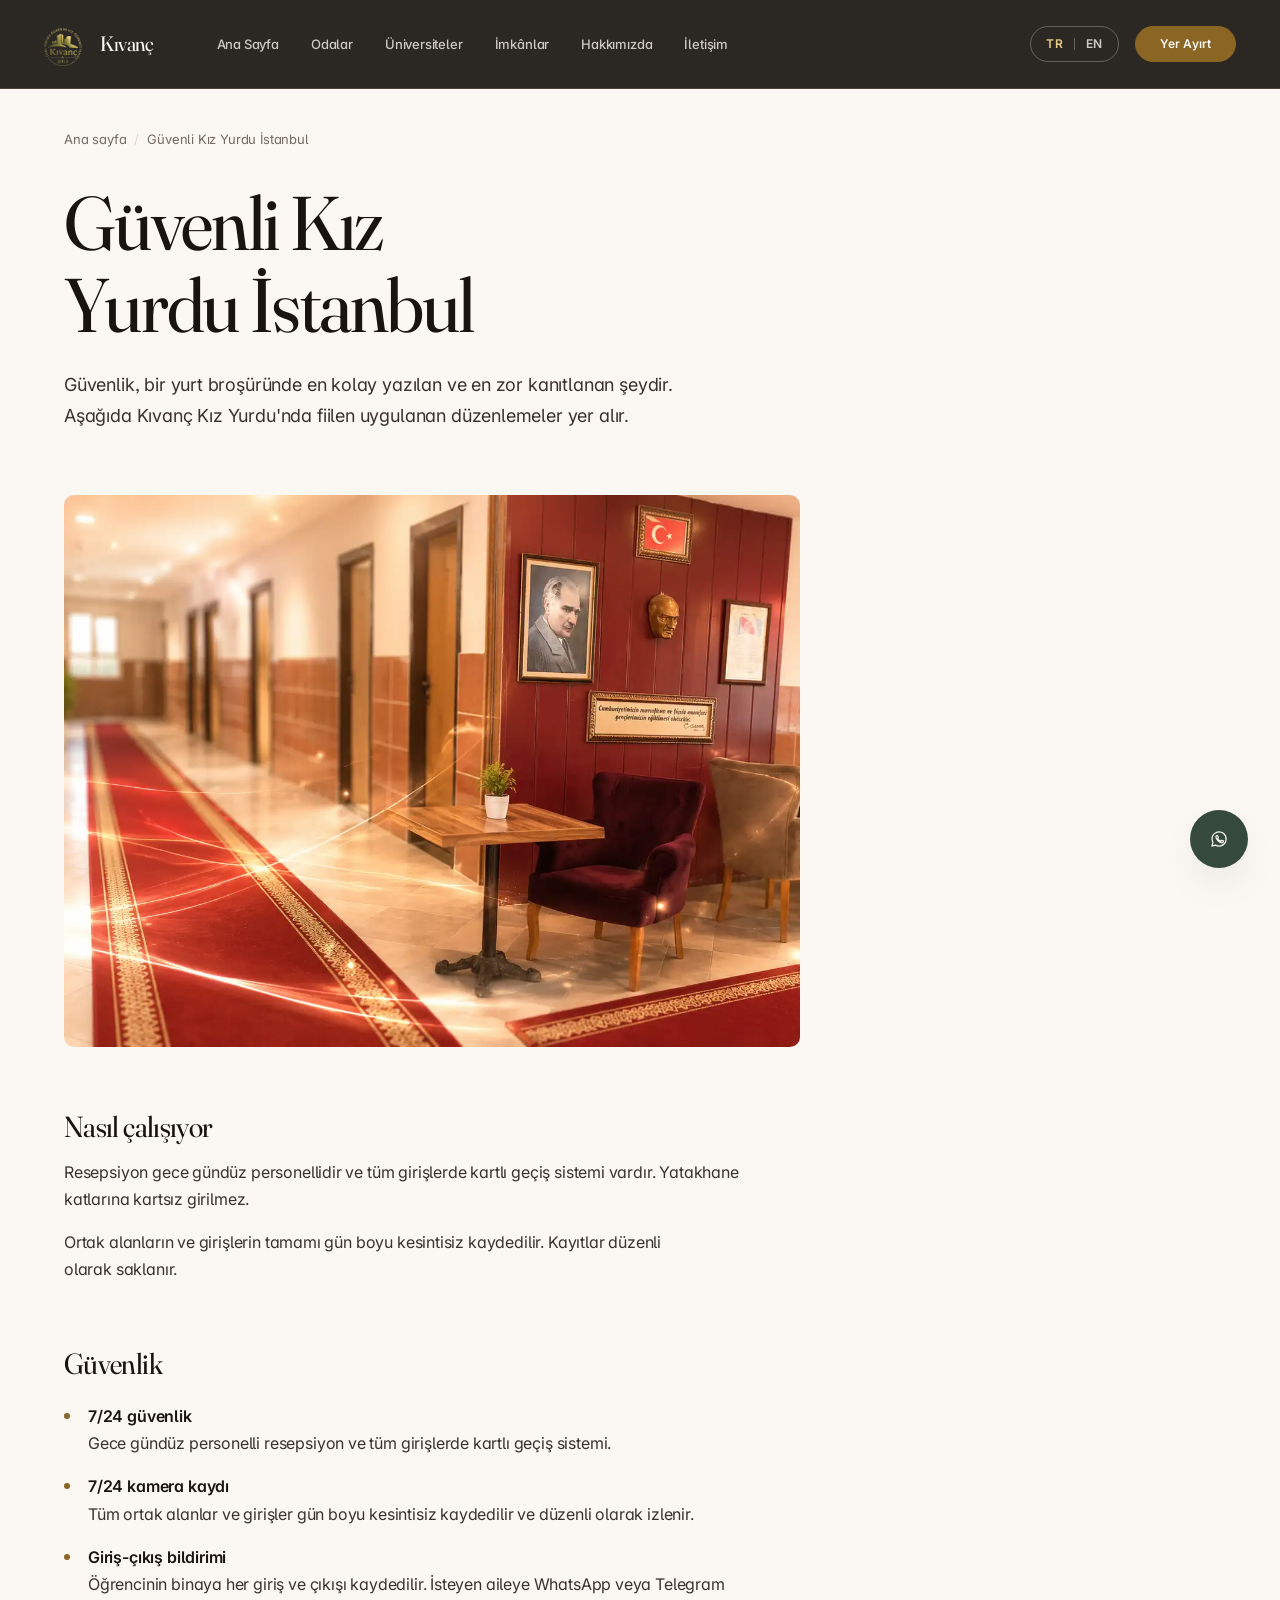
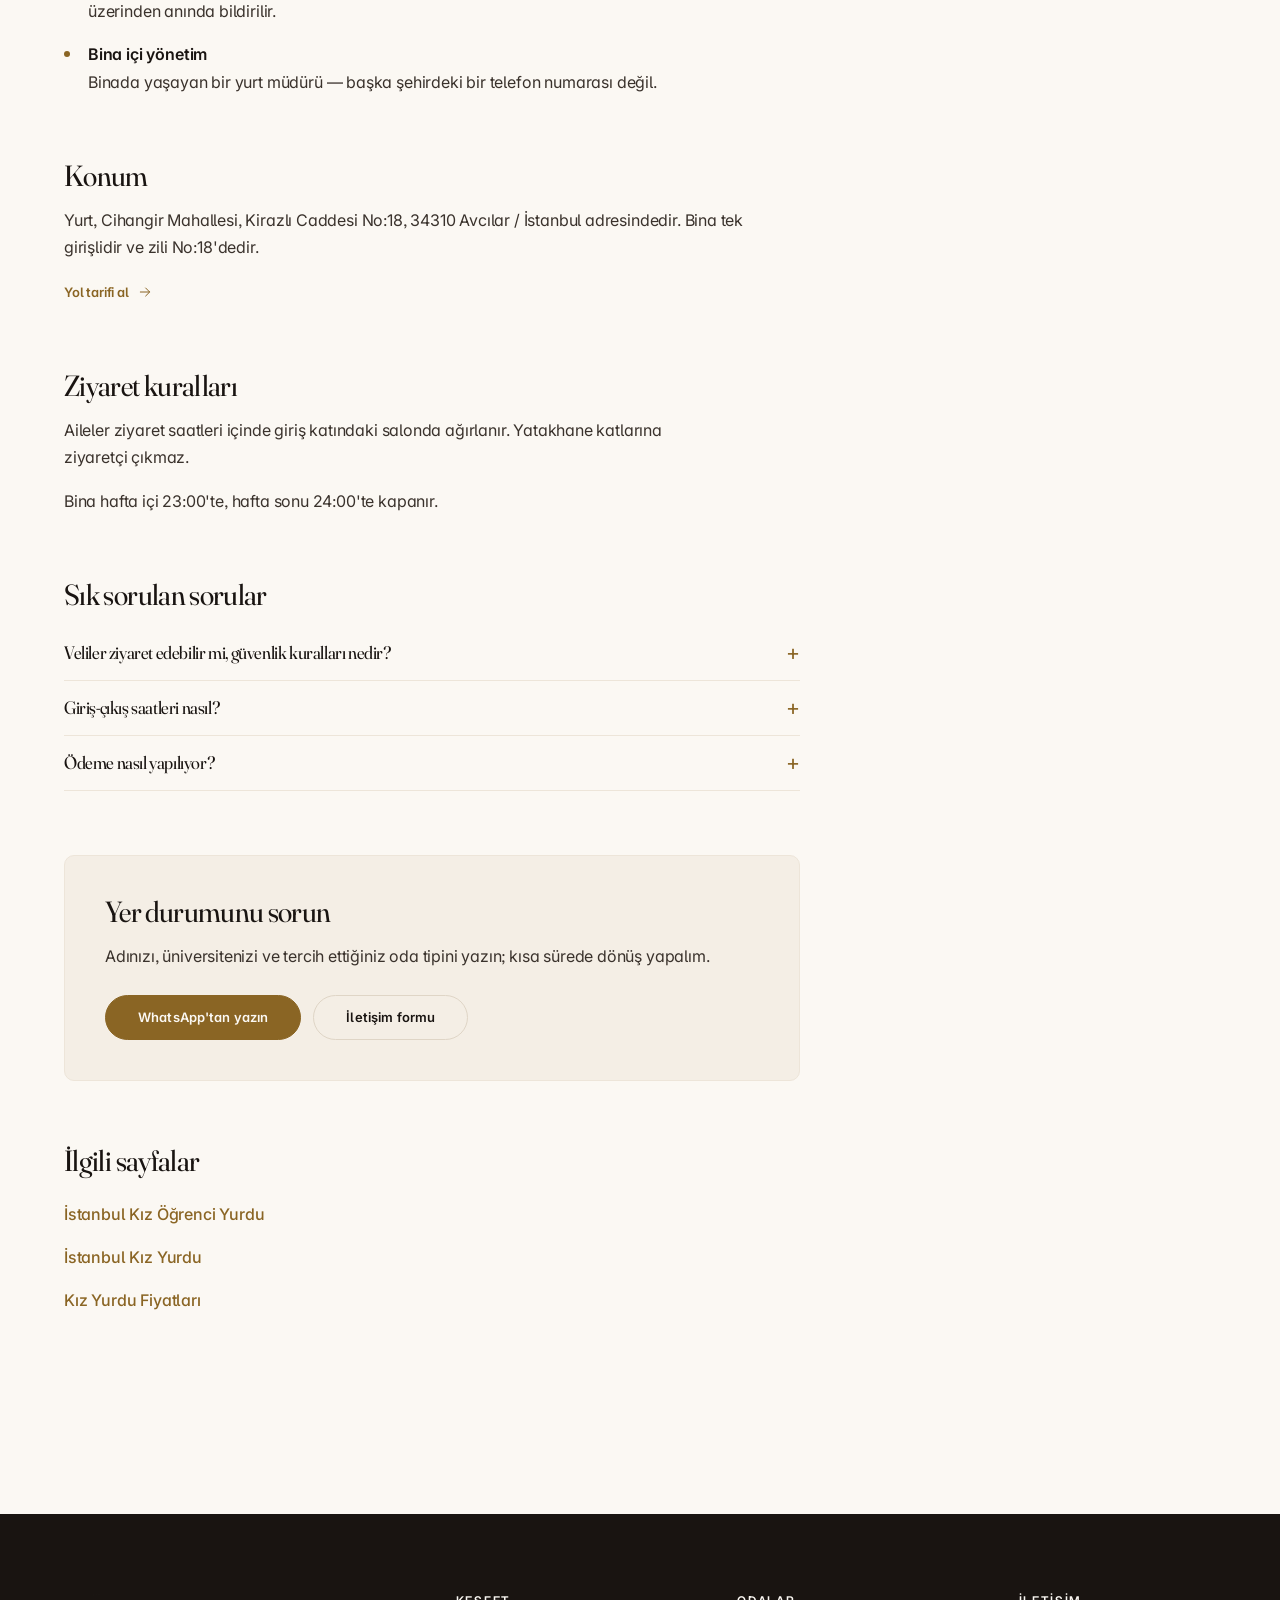
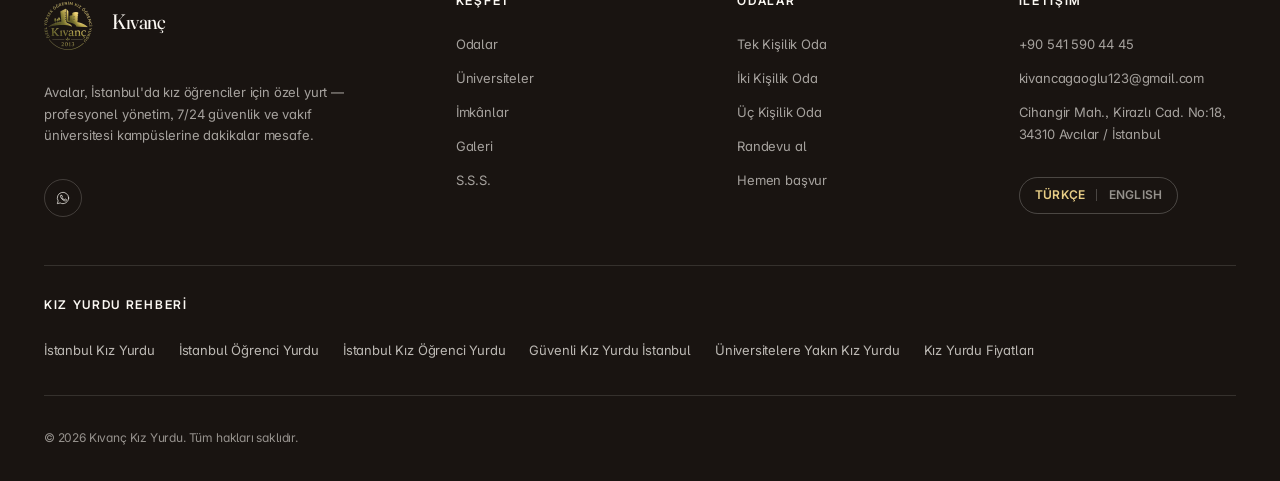
<file: guvenli-kiz-yurdu-istanbul/index.html>
<!DOCTYPE html>
<!-- GENERATED by tools/build-seo-pages.py -- do not edit by hand.
     Copy lives in i18n/tr.json and i18n/en.json under seo.guvenli-kiz-yurdu-istanbul -->
<html lang="tr" dir="ltr">
<head>
  <meta charset="UTF-8" />
  <meta name="viewport" content="width=device-width, initial-scale=1.0" />

  <title data-i18n="seo.guvenli-kiz-yurdu-istanbul.title">Güvenli Kız Yurdu İstanbul | Kıvanç Kız Yurdu</title>
  <meta name="description" data-i18n-attr="content:seo.guvenli-kiz-yurdu-istanbul.description"
        content="7/24 personelli resepsiyon, kartlı geçiş, tüm ortak alanlarda kesintisiz kamera kaydı ve aileye giriş-çıkış bildirimi." />
  <meta name="theme-color" content="#191411" />
  <meta name="robots" content="index, follow" />
  <link rel="canonical" href="https://kivanc-kizyurdu.com/guvenli-kiz-yurdu-istanbul/" />

  <meta property="og:type" content="article" />
  <meta property="og:site_name" content="Kıvanç Kız Yurdu" />
  <meta property="og:title" data-i18n-attr="content:seo.guvenli-kiz-yurdu-istanbul.title" content="Güvenli Kız Yurdu İstanbul | Kıvanç Kız Yurdu" />
  <meta property="og:description" data-i18n-attr="content:seo.guvenli-kiz-yurdu-istanbul.description"
        content="7/24 personelli resepsiyon, kartlı geçiş, tüm ortak alanlarda kesintisiz kamera kaydı ve aileye giriş-çıkış bildirimi." />
  <meta name="twitter:card" content="summary_large_image" />
  <meta property="og:locale" content="tr_TR" />
  <meta property="og:locale:alternate" content="en_US" />
  <meta property="og:url" content="https://kivanc-kizyurdu.com/guvenli-kiz-yurdu-istanbul/" />
  <meta property="og:image" content="https://kivanc-kizyurdu.com/assets/images/og-card.jpg" />
  <meta property="og:image:width" content="1200" />
  <meta property="og:image:height" content="630" />
  <script type="application/ld+json">
  {
    "@context": "https://schema.org",
    "@graph": [
      {
        "@type": "BreadcrumbList",
        "itemListElement": [
          {
            "@type": "ListItem",
            "position": 1,
            "name": "Ana sayfa",
            "item": "https://kivanc-kizyurdu.com/"
          },
          {
            "@type": "ListItem",
            "position": 2,
            "name": "Güvenli Kız Yurdu İstanbul",
            "item": "https://kivanc-kizyurdu.com/guvenli-kiz-yurdu-istanbul/"
          }
        ]
      },
      {
        "@type": "FAQPage",
        "mainEntity": [
          {
            "@type": "Question",
            "name": "Veliler ziyaret edebilir mi, güvenlik kuralları nedir?",
            "acceptedAnswer": {
              "@type": "Answer",
              "text": "Aileleri ziyaret saatleri içinde memnuniyetle ağırlıyor ve giriş katındaki salonda karşılıyoruz. Yatakhane katlarına giriş kartlıdır ve yalnızca öğrenciler ile personel içindir. Tüm girişler gün boyu kesintisiz kaydedilir, resepsiyon 24 saat personellidir ve öğrencinin giriş-çıkışı istenirse WhatsApp veya Telegram üzerinden doğrudan ailesine iletilir."
            }
          },
          {
            "@type": "Question",
            "name": "Giriş-çıkış saatleri nasıl?",
            "acceptedAnswer": {
              "@type": "Answer",
              "text": "Bina hafta içi 23:00'te, hafta sonu 24:00'te kapanır. Daha geç dönmesi ya da dışarıda kalması gereken bir öğrenci, yurt müdürüyle önceden görüşür ve ailesi bilgilendirilir."
            }
          },
          {
            "@type": "Question",
            "name": "Ödeme nasıl yapılıyor?",
            "acceptedAnswer": {
              "@type": "Answer",
              "text": "Aylık banka havalesiyle ya da sözleşme sırasında belirlenen taksitlerle. Her ödeme için makbuz düzenliyoruz; belgesiz nakit talep etmiyoruz."
            }
          }
        ]
      }
    ]
  }
  </script>

  <link rel="icon" type="image/png" sizes="64x64" href="/assets/brand/favicon.png" />
  <link rel="apple-touch-icon" href="/assets/brand/apple-touch-icon.png" />

  <link rel="preconnect" href="https://fonts.googleapis.com" />
  <link rel="preconnect" href="https://fonts.gstatic.com" crossorigin />
  <link href="https://fonts.googleapis.com/css2?family=Fraunces:opsz,wght@9..144,300..700&family=Inter:wght@400;500;600;700&display=swap" rel="stylesheet" />

  <link rel="stylesheet" href="/css/main.css" />
</head>

<body class="page-seo">
  <a class="skip-link" href="#main" data-i18n="a11y.skipToContent">İçeriğe geç</a>

<svg width="0" height="0" style="position:absolute" aria-hidden="true" focusable="false">
    <defs>
      <symbol id="i-wifi" viewBox="0 0 24 24"><path d="M5 12.55a11 11 0 0 1 14.08 0M1.42 9a16 16 0 0 1 21.16 0M8.53 16.11a6 6 0 0 1 6.95 0"/><circle cx="12" cy="20" r="1"/></symbol>
      <symbol id="i-desk" viewBox="0 0 24 24"><path d="M3 8h18M4 8v12M20 8v12M3 4h18v4H3zM8 12h5"/></symbol>
      <symbol id="i-wardrobe" viewBox="0 0 24 24"><path d="M4 3h16v18H4zM12 3v18M9.5 11v2M14.5 11v2"/></symbol>
      <symbol id="i-tv" viewBox="0 0 24 24"><rect x="2" y="5" width="20" height="13" rx="2"/><path d="M8 21h8M12 18v3"/></symbol>
      <symbol id="i-fridge" viewBox="0 0 24 24"><rect x="5" y="2" width="14" height="20" rx="2"/><path d="M5 9h14M8 5.5v1.5M8 12v2"/></symbol>
      <symbol id="i-bath" viewBox="0 0 24 24"><path d="M3 12h18v3a4 4 0 0 1-4 4H7a4 4 0 0 1-4-4zM6 12V5a2 2 0 0 1 4 0M5 19l-1 2M19 19l1 2"/></symbol>
      <symbol id="i-users" viewBox="0 0 24 24"><path d="M16 21v-2a4 4 0 0 0-4-4H6a4 4 0 0 0-4 4v2"/><circle cx="9" cy="7" r="4"/><path d="M22 21v-2a4 4 0 0 0-3-3.87M16 3.13a4 4 0 0 1 0 7.75"/></symbol>
      <symbol id="i-bed" viewBox="0 0 24 24"><path d="M2 18v-7h20v7M2 18v2M22 18v2M2 11V6M6 11V8h5v3"/></symbol>
      <symbol id="i-shield" viewBox="0 0 24 24"><path d="M12 2l8 4v6c0 5-3.5 8.8-8 10-4.5-1.2-8-5-8-10V6z"/><path d="M9 12l2 2 4-4"/></symbol>
      <symbol id="i-camera" viewBox="0 0 24 24"><path d="M23 7l-7 5 7 5zM1 5h15v14H1z"/><circle cx="8.5" cy="12" r="2.5"/></symbol>
      <symbol id="i-laundry" viewBox="0 0 24 24"><rect x="4" y="2" width="16" height="20" rx="2"/><circle cx="12" cy="14" r="4"/><path d="M8 6h.01M12 6h.01"/></symbol>
      <symbol id="i-book" viewBox="0 0 24 24"><path d="M4 19.5A2.5 2.5 0 0 1 6.5 17H20"/><path d="M6.5 2H20v20H6.5A2.5 2.5 0 0 1 4 19.5v-15A2.5 2.5 0 0 1 6.5 2z"/></symbol>
      <symbol id="i-coffee" viewBox="0 0 24 24"><path d="M18 8h1a4 4 0 0 1 0 8h-1M2 8h16v9a4 4 0 0 1-4 4H6a4 4 0 0 1-4-4zM6 1v3M10 1v3M14 1v3"/></symbol>
      <symbol id="i-gym" viewBox="0 0 24 24"><path d="M6.5 6.5v11M3.5 9v6M17.5 6.5v11M20.5 9v6M6.5 12h11"/></symbol>
      <symbol id="i-sparkle" viewBox="0 0 24 24"><path d="M12 2l1.9 5.6L19.5 9.5 13.9 11.4 12 17l-1.9-5.6L4.5 9.5l5.6-1.9zM19 15l.8 2.2L22 18l-2.2.8L19 21l-.8-2.2L16 18l2.2-.8z"/></symbol>
      <symbol id="i-headset" viewBox="0 0 24 24"><path d="M3 14v-2a9 9 0 0 1 18 0v2"/><path d="M21 15a2 2 0 0 1-2 2h-1v-6h1a2 2 0 0 1 2 2zM3 15a2 2 0 0 0 2 2h1v-6H5a2 2 0 0 0-2 2zM21 17v1a3 3 0 0 1-3 3h-4"/></symbol>
      <symbol id="i-bell" viewBox="0 0 24 24"><path d="M18 8a6 6 0 1 0-12 0c0 7-3 9-3 9h18s-3-2-3-9"/><path d="M13.7 21a2 2 0 0 1-3.4 0"/></symbol>
      <symbol id="i-droplet" viewBox="0 0 24 24"><path d="M12 2.7 6.6 8.1a7.6 7.6 0 1 0 10.8 0z"/><path d="M12 18a3.5 3.5 0 0 1-3.5-3.5"/></symbol>
      <symbol id="i-bus" viewBox="0 0 24 24"><path d="M4 5h16v11H4zM4 16v3h3v-3M17 16v3h3v-3M2 9h2M20 9h2M4 12h16"/><circle cx="7.5" cy="13.5" r=".6"/><circle cx="16.5" cy="13.5" r=".6"/></symbol>
      <symbol id="i-walk" viewBox="0 0 24 24"><circle cx="13" cy="4" r="2"/><path d="M11 21l1.5-6-3-2.5V9l4-1.5 3 2.5 2.5 1M9.5 12.5L7 15l-1 6"/></symbol>
      <symbol id="i-metro" viewBox="0 0 24 24"><rect x="5" y="3" width="14" height="13" rx="3"/><path d="M5 10h14M8 20l-2 2M16 20l2 2M8 16.5h.01M16 16.5h.01"/></symbol>
      <symbol id="i-clock" viewBox="0 0 24 24"><circle cx="12" cy="12" r="9"/><path d="M12 7v5l3 2"/></symbol>
      <symbol id="i-phone" viewBox="0 0 24 24"><path d="M22 16.9v3a2 2 0 0 1-2.2 2 19.8 19.8 0 0 1-8.6-3.1 19.5 19.5 0 0 1-6-6A19.8 19.8 0 0 1 2 4.2 2 2 0 0 1 4 2h3a2 2 0 0 1 2 1.7c.1 1 .4 1.9.7 2.8a2 2 0 0 1-.5 2.1L8.1 9.9a16 16 0 0 0 6 6l1.3-1.1a2 2 0 0 1 2.1-.5c.9.3 1.8.6 2.8.7a2 2 0 0 1 1.7 2z"/></symbol>
      <symbol id="i-mail" viewBox="0 0 24 24"><rect x="2" y="4" width="20" height="16" rx="2"/><path d="m2 7 10 6 10-6"/></symbol>
      <symbol id="i-pin" viewBox="0 0 24 24"><path d="M21 10c0 7-9 13-9 13S3 17 3 10a9 9 0 0 1 18 0z"/><circle cx="12" cy="10" r="3"/></symbol>
      <symbol id="i-whatsapp" viewBox="0 0 24 24"><path d="M20.5 12a8.5 8.5 0 0 1-12.7 7.4L3.5 20.5l1.2-4.2A8.5 8.5 0 1 1 20.5 12z"/><path d="M8.8 8.4c.2-.4.4-.4.6-.4h.5c.2 0 .4 0 .6.5l.7 1.7c.1.2 0 .4-.1.5l-.4.5c-.1.2-.3.3-.1.6a7 7 0 0 0 3 2.6c.3.1.5.1.7-.1l.6-.7c.2-.2.3-.2.6-.1l1.6.8c.3.1.4.2.4.4a2 2 0 0 1-1.3 1.6c-.5.2-1.2.2-3.5-.9a9 9 0 0 1-3.8-4c-.5-1-.6-1.9-.6-2.2 0-.4.2-.6.5-.8z"/></symbol>
      <symbol id="i-arrow" viewBox="0 0 24 24"><path d="M5 12h14M13 6l6 6-6 6"/></symbol>
      <symbol id="i-chevron" viewBox="0 0 24 24"><path d="m6 9 6 6 6-6"/></symbol>
      <symbol id="i-plus" viewBox="0 0 24 24"><path d="M12 5v14M5 12h14"/></symbol>
      <symbol id="i-check" viewBox="0 0 24 24"><path d="M20 6 9 17l-5-5"/></symbol>
      <symbol id="i-close" viewBox="0 0 24 24"><path d="M18 6 6 18M6 6l12 12"/></symbol>
      <symbol id="i-menu" viewBox="0 0 24 24"><path d="M3 6h18M3 12h18M3 18h18"/></symbol>
      <symbol id="i-globe" viewBox="0 0 24 24"><circle cx="12" cy="12" r="9"/><path d="M3 12h18M12 3a15 15 0 0 1 0 18 15 15 0 0 1 0-18z"/></symbol>
      <symbol id="i-quote" viewBox="0 0 24 24" fill="currentColor" stroke="none"><path d="M9.5 6C6.5 7.4 5 9.9 5 13.5V18h6v-6H8.2c.2-1.7 1-2.9 2.6-3.7zm9 0c-3 1.4-4.5 3.9-4.5 7.5V18h6v-6h-2.8c.2-1.7 1-2.9 2.6-3.7z"/></symbol>
      <symbol id="i-star" viewBox="0 0 24 24" fill="currentColor" stroke="none"><path d="m12 2 2.9 6.3 6.8.8-5 4.7 1.3 6.8L12 17.3 6 20.6l1.3-6.8-5-4.7 6.8-.8z"/></symbol>
      <symbol id="i-expand" viewBox="0 0 24 24"><path d="M15 3h6v6M9 21H3v-6M21 3l-7 7M3 21l7-7"/></symbol>
    </defs>
  </svg>

<header class="header" id="header" data-header>
    <div class="header__inner container container--wide">

      <a class="brand" href="/" data-i18n-attr="aria-label:brand.name" aria-label="Kıvanç Kız Yurdu">
        <!-- Gold-on-transparent extraction of the real badge. It is only legible
             on a dark surface, which is why the header stays charcoal. -->
        <img class="brand__badge" src="/assets/brand/logo.png" alt="" aria-hidden="true"
             width="224" height="224" fetchpriority="high" />
        <span class="brand__text">
          <span class="brand__name">Kıvanç</span>
          <span class="brand__suffix" data-i18n="brand.suffix">Kız Yurdu</span>
        </span>
      </a>

      <nav class="nav" id="primary-nav" aria-label="Primary">
        <ul class="nav__list">
          <li><a class="nav__link" href="/"          data-i18n="nav.home">Ana Sayfa</a></li>
          <li><a class="nav__link" href="/#rooms"        data-i18n="nav.rooms">Odalar</a></li>
          <li><a class="nav__link" href="/#universities" data-i18n="nav.universities">Üniversiteler</a></li>
          <li><a class="nav__link" href="/#amenities"    data-i18n="nav.amenities">İmkânlar</a></li>
          <li><a class="nav__link" href="/#about"        data-i18n="nav.about">Hakkımızda</a></li>
          <li><a class="nav__link" href="/#contact"      data-i18n="nav.contact">İletişim</a></li>
        </ul>
      </nav>

      <div class="header__actions">
        <!-- Compact language toggle (the primary one lives in the hero) -->
        <div class="lang-switch lang-switch--compact" role="group"
             data-i18n-attr="aria-label:a11y.languageSwitcher" aria-label="Dil değiştir">
          <button type="button" class="lang-switch__btn" data-lang="tr" lang="tr">TR</button>
          <span class="lang-switch__sep" aria-hidden="true"></span>
          <button type="button" class="lang-switch__btn" data-lang="en" lang="en">EN</button>
        </div>

        <a class="btn btn--sm header__cta" href="/#contact" data-i18n="nav.cta">Yer Ayırt</a>

        <button type="button" class="nav-toggle" id="nav-toggle"
                aria-expanded="false" aria-controls="mobile-drawer"
                data-i18n-attr="aria-label:a11y.openMenu" aria-label="Menüyü aç">
          <svg class="icon nav-toggle__open"  aria-hidden="true"><use href="#i-menu"></use></svg>
          <svg class="icon nav-toggle__close" aria-hidden="true"><use href="#i-close"></use></svg>
        </button>
      </div>
    </div>
  </header>

<div class="drawer" id="mobile-drawer" hidden>
    <nav class="drawer__nav" data-i18n-attr="aria-label:a11y.mobileNav" aria-label="Mobil menü">
      <a class="drawer__link" href="/#rooms"        data-i18n="nav.rooms">Odalar</a>
      <a class="drawer__link" href="/#universities" data-i18n="nav.universities">Üniversiteler</a>
      <a class="drawer__link" href="/#amenities"    data-i18n="nav.amenities">İmkânlar</a>
      <a class="drawer__link" href="/#about"        data-i18n="nav.about">Hakkımızda</a>
      <a class="drawer__link" href="/#gallery"      data-i18n="nav.gallery">Galeri</a>
      <a class="drawer__link" href="/#faq"          data-i18n="nav.faq">S.S.S.</a>
      <a class="drawer__link" href="/#contact"      data-i18n="nav.contact">İletişim</a>
    </nav>
    <div class="drawer__foot">
      <a class="btn btn--block" href="/#contact" data-i18n="nav.cta">Yer Ayırt</a>
      <div class="lang-switch" role="group"
           data-i18n-attr="aria-label:a11y.languageSwitcher" aria-label="Dil değiştir">
        <button type="button" class="lang-switch__btn" data-lang="tr" lang="tr">Türkçe</button>
        <span class="lang-switch__sep" aria-hidden="true"></span>
        <button type="button" class="lang-switch__btn" data-lang="en" lang="en">English</button>
      </div>
    </div>
  </div>

  <main id="main">
    <article class="seo-page">
      <div class="container">

        <nav class="crumbs" data-i18n-attr="aria-label:seo.common.breadcrumbLabel" aria-label="Sayfa yolu">
          <ol>
            <li><a href="/" data-i18n="seo.common.breadcrumbHome">Ana sayfa</a></li>
            <li aria-current="page" data-i18n="seo.guvenli-kiz-yurdu-istanbul.h1">Güvenli Kız Yurdu İstanbul</li>
          </ol>
        </nav>

        <header class="seo-hero">
          <h1 data-i18n="seo.guvenli-kiz-yurdu-istanbul.h1">Güvenli Kız Yurdu İstanbul</h1>
          <p class="seo-hero__lede" data-i18n="seo.guvenli-kiz-yurdu-istanbul.lede">Güvenlik, bir yurt broşüründe en kolay yazılan ve en zor kanıtlanan şeydir. Aşağıda Kıvanç Kız Yurdu'nda fiilen uygulanan düzenlemeler yer alır.</p>
        </header>

        <figure class="seo-figure">
          <img src="/assets/images/hero.webp" data-i18n-attr="alt:hero.imageAlt" alt="Kıvanç Kız Yurdu'nun girişi ve ortak oturma alanı"
               loading="lazy" decoding="async" width="1717" height="916" />
        </figure>

        <section class="seo-block">
          <h2 data-i18n="seo.guvenli-kiz-yurdu-istanbul.intro.0.h">Nasıl çalışıyor</h2>
          <p data-i18n="seo.guvenli-kiz-yurdu-istanbul.intro.0.p.0">Resepsiyon gece gündüz personellidir ve tüm girişlerde kartlı geçiş sistemi vardır. Yatakhane katlarına kartsız girilmez.</p>
          <p data-i18n="seo.guvenli-kiz-yurdu-istanbul.intro.0.p.1">Ortak alanların ve girişlerin tamamı gün boyu kesintisiz kaydedilir. Kayıtlar düzenli olarak saklanır.</p>
        </section>

        <section class="seo-block">
          <h2 data-i18n="seo.common.securityH">Güvenlik</h2>
          <ul class="seo-list">
            <li><strong data-i18n="amen.1.title">7/24 güvenlik</strong> <span data-i18n="amen.1.desc">Gece gündüz personelli resepsiyon ve tüm girişlerde kartlı geçiş sistemi.</span></li>
            <li><strong data-i18n="amen.2.title">7/24 kamera kaydı</strong> <span data-i18n="amen.2.desc">Tüm ortak alanlar ve girişler gün boyu kesintisiz kaydedilir ve düzenli olarak izlenir.</span></li>
            <li><strong data-i18n="amen.11.title">Giriş-çıkış bildirimi</strong> <span data-i18n="amen.11.desc">Öğrencinin binaya her giriş ve çıkışı kaydedilir. İsteyen aileye WhatsApp veya Telegram üzerinden anında bildirilir.</span></li>
            <li><strong data-i18n="amen.9.title">Bina içi yönetim</strong> <span data-i18n="amen.9.desc">Binada yaşayan bir yurt müdürü — başka şehirdeki bir telefon numarası değil.</span></li>
          </ul>
        </section>

        <section class="seo-block">
          <h2 data-i18n="seo.common.locationH">Konum</h2>
          <p data-i18n="seo.common.locationP">Yurt, Cihangir Mahallesi, Kirazlı Caddesi No:18, 34310 Avcılar / İstanbul adresindedir. Bina tek girişlidir ve zili No:18'dedir.</p>
          <p><a class="link-arrow" href="/#contact"><span data-i18n="contact.directions">Yol tarifi al</span><svg class="icon icon--sm" aria-hidden="true"><use href="#i-arrow"></use></svg></a></p>
        </section>

        <section class="seo-block">
          <h2 data-i18n="seo.guvenli-kiz-yurdu-istanbul.close.h">Ziyaret kuralları</h2>
          <p data-i18n="seo.guvenli-kiz-yurdu-istanbul.close.p.0">Aileler ziyaret saatleri içinde giriş katındaki salonda ağırlanır. Yatakhane katlarına ziyaretçi çıkmaz.</p>
          <p data-i18n="seo.guvenli-kiz-yurdu-istanbul.close.p.1">Bina hafta içi 23:00'te, hafta sonu 24:00'te kapanır.</p>
        </section>

        <section class="seo-block seo-faq">
          <h2 data-i18n="seo.common.faqH">Sık sorulan sorular</h2>
          <details class="seo-faq__item">
            <summary><h3 data-i18n="faq.4.q">Veliler ziyaret edebilir mi, güvenlik kuralları nedir?</h3></summary>
            <p data-i18n="faq.4.a">Aileleri ziyaret saatleri içinde memnuniyetle ağırlıyor ve giriş katındaki salonda karşılıyoruz. Yatakhane katlarına giriş kartlıdır ve yalnızca öğrenciler ile personel içindir. Tüm girişler gün boyu kesintisiz kaydedilir, resepsiyon 24 saat personellidir ve öğrencinin giriş-çıkışı istenirse WhatsApp veya Telegram üzerinden doğrudan ailesine iletilir.</p>
          </details>
          <details class="seo-faq__item">
            <summary><h3 data-i18n="faq.6.q">Giriş-çıkış saatleri nasıl?</h3></summary>
            <p data-i18n="faq.6.a">Bina hafta içi 23:00'te, hafta sonu 24:00'te kapanır. Daha geç dönmesi ya da dışarıda kalması gereken bir öğrenci, yurt müdürüyle önceden görüşür ve ailesi bilgilendirilir.</p>
          </details>
          <details class="seo-faq__item">
            <summary><h3 data-i18n="faq.5.q">Ödeme nasıl yapılıyor?</h3></summary>
            <p data-i18n="faq.5.a">Aylık banka havalesiyle ya da sözleşme sırasında belirlenen taksitlerle. Her ödeme için makbuz düzenliyoruz; belgesiz nakit talep etmiyoruz.</p>
          </details>
        </section>

        <section class="seo-block seo-cta">
          <h2 data-i18n="seo.common.ctaH">Yer durumunu sorun</h2>
          <p data-i18n="seo.common.ctaP">Adınızı, üniversitenizi ve tercih ettiğiniz oda tipini yazın; kısa sürede dönüş yapalım.</p>
          <div class="seo-cta__actions">
            <a class="btn" href="https://wa.me/905415904445" data-contact-wa target="_blank" rel="noopener" data-i18n="seo.common.ctaWa">WhatsApp'tan yazın</a>
            <a class="btn btn--ghost" href="/#contact" data-i18n="seo.common.ctaForm">İletişim formu</a>
          </div>
        </section>

        <section class="seo-block seo-related">
          <h2 data-i18n="seo.common.relatedH">İlgili sayfalar</h2>
          <ul class="seo-list seo-list--plain">
            <li><a href="/istanbul-kiz-ogrenci-yurdu/" data-i18n="seo.istanbul-kiz-ogrenci-yurdu.navLabel">İstanbul Kız Öğrenci Yurdu</a></li>
            <li><a href="/istanbul-kiz-yurdu/" data-i18n="seo.istanbul-kiz-yurdu.navLabel">İstanbul Kız Yurdu</a></li>
            <li><a href="/kiz-yurdu-fiyatlari/" data-i18n="seo.kiz-yurdu-fiyatlari.navLabel">Kız Yurdu Fiyatları</a></li>
          </ul>
        </section>

      </div>
    </article>
  </main>

<footer class="footer">
    <div class="container container--wide">
      <div class="footer__top">

        <div class="footer__brand">
          <a class="brand brand--footer" href="/" data-i18n-attr="aria-label:brand.name" aria-label="Kıvanç Kız Yurdu">
            <img class="brand__badge" src="/assets/brand/logo.png" alt="" aria-hidden="true"
                 width="224" height="224" loading="lazy" />
            <span class="brand__text">
              <span class="brand__name">Kıvanç</span>
              <span class="brand__suffix" data-i18n="brand.suffix">Kız Yurdu</span>
            </span>
          </a>
          <p class="footer__desc" data-i18n="footer.desc">Avcılar, İstanbul'da kız öğrenciler için özel yurt — profesyonel yönetim, 7/24 güvenlik ve vakıf üniversitesi kampüslerine dakikalar mesafe.</p>
          <ul class="social">
            <li><a href="https://wa.me/905415904445" data-contact-wa target="_blank" rel="noopener" data-i18n-attr="aria-label:footer.social.whatsapp" aria-label="WhatsApp"><svg class="icon icon--sm" aria-hidden="true"><use href="#i-whatsapp"></use></svg></a></li>
          </ul>
        </div>

        <nav class="footer__col" data-i18n-attr="aria-label:footer.exploreTitle" aria-label="Keşfet">
          <h4 class="footer__title" data-i18n="footer.exploreTitle">Keşfet</h4>
          <ul class="footer__links">
            <li><a href="/#rooms"        data-i18n="nav.rooms">Odalar</a></li>
            <li><a href="/#universities" data-i18n="nav.universities">Üniversiteler</a></li>
            <li><a href="/#amenities"    data-i18n="nav.amenities">İmkânlar</a></li>
            <li><a href="/#gallery"      data-i18n="nav.gallery">Galeri</a></li>
            <li><a href="/#faq"          data-i18n="nav.faq">S.S.S.</a></li>
          </ul>
        </nav>

        <nav class="footer__col" data-i18n-attr="aria-label:footer.residencesTitle" aria-label="Odalar">
          <h4 class="footer__title" data-i18n="footer.residencesTitle">Odalar</h4>
          <ul class="footer__links">
            <li><a href="/#rooms" data-i18n="rooms.f1.name">Tek Kişilik Oda</a></li>
            <li><a href="/#rooms" data-i18n="rooms.f2.name">İki Kişilik Oda</a></li>
            <li><a href="/#rooms" data-i18n="rooms.f3.name">Üç Kişilik Oda</a></li>
            <li><a href="/#contact" data-i18n="footer.bookVisit">Randevu al</a></li>
            <li><a href="/#contact" data-i18n="footer.applyNow">Hemen başvur</a></li>
          </ul>
        </nav>

        <div class="footer__col">
          <h4 class="footer__title" data-i18n="footer.contactTitle">İletişim</h4>
          <ul class="footer__links">
            <li><a href="tel:+905415904445" data-contact-tel data-i18n="contact.phone">+90 541 590 44 45</a></li>
            <li><a href="mailto:kivancagaoglu123@gmail.com" data-contact-mail data-i18n="contact.email">kivancagaoglu123@gmail.com</a></li>
            <li><a href="#" data-contact-map target="_blank" rel="noopener"
                   data-i18n="contact.address">Cihangir Mah., Kirazlı Cad. No:18, 34310 Avcılar / İstanbul</a></li>
          </ul>
          <div class="lang-switch lang-switch--footer" role="group"
               data-i18n-attr="aria-label:a11y.languageSwitcher" aria-label="Dil değiştir">
            <button type="button" class="lang-switch__btn" data-lang="tr" lang="tr">Türkçe</button>
            <span class="lang-switch__sep" aria-hidden="true"></span>
            <button type="button" class="lang-switch__btn" data-lang="en" lang="en">English</button>
          </div>
        </div>
      </div>


      <!-- Guide links. A separate full-width band rather than a fifth column:
           .footer__top tiles 3-up and 4-up, and a fifth column would leave
           orphaned cells at both breakpoints. Ordinary visible <a> links. -->
      <nav class="footer__seo" data-i18n-attr="aria-label:seo.common.footerTitle" aria-label="Kız Yurdu Rehberi">
        <h4 class="footer__title" data-i18n="seo.common.footerTitle">Kız Yurdu Rehberi</h4>
        <ul class="footer__seo-links">
            <li><a href="/istanbul-kiz-yurdu/" data-i18n="seo.istanbul-kiz-yurdu.navLabel">İstanbul Kız Yurdu</a></li>
            <li><a href="/istanbul-ogrenci-yurdu/" data-i18n="seo.istanbul-ogrenci-yurdu.navLabel">İstanbul Öğrenci Yurdu</a></li>
            <li><a href="/istanbul-kiz-ogrenci-yurdu/" data-i18n="seo.istanbul-kiz-ogrenci-yurdu.navLabel">İstanbul Kız Öğrenci Yurdu</a></li>
            <li><a href="/guvenli-kiz-yurdu-istanbul/" data-i18n="seo.guvenli-kiz-yurdu-istanbul.navLabel">Güvenli Kız Yurdu İstanbul</a></li>
            <li><a href="/universitelere-yakin-kiz-yurdu/" data-i18n="seo.universitelere-yakin-kiz-yurdu.navLabel">Üniversitelere Yakın Kız Yurdu</a></li>
            <li><a href="/kiz-yurdu-fiyatlari/" data-i18n="seo.kiz-yurdu-fiyatlari.navLabel">Kız Yurdu Fiyatları</a></li>
        </ul>
      </nav>

      <div class="footer__bottom">
        <p data-i18n="footer.copyright">© 2026 Kıvanç Kız Yurdu. Tüm hakları saklıdır.</p>
      </div>
    </div>
  </footer>

<a class="wa-fab" href="https://wa.me/905415904445" data-contact-wa target="_blank" rel="noopener"
     data-i18n-attr="aria-label:a11y.whatsappFab" aria-label="WhatsApp'tan yazın">
    <svg class="icon" aria-hidden="true"><use href="#i-whatsapp"></use></svg>
  </a>

  <!-- These pages target Turkish queries, so they open in Turkish unless the
       visitor has chosen otherwise, rather than following the browser. Without
       it a crawler asking for en-US reads English body copy under a Turkish
       <title>, which is exactly the mismatch that sinks a landing page. -->
  <script>window.__LANG_DEFAULT = "tr";</script>
  <script src="/i18n/bundle.js"></script>
  <script src="/js/i18n.js"></script>
  <script src="/js/main.js"></script>
</body>
</html>
</file>
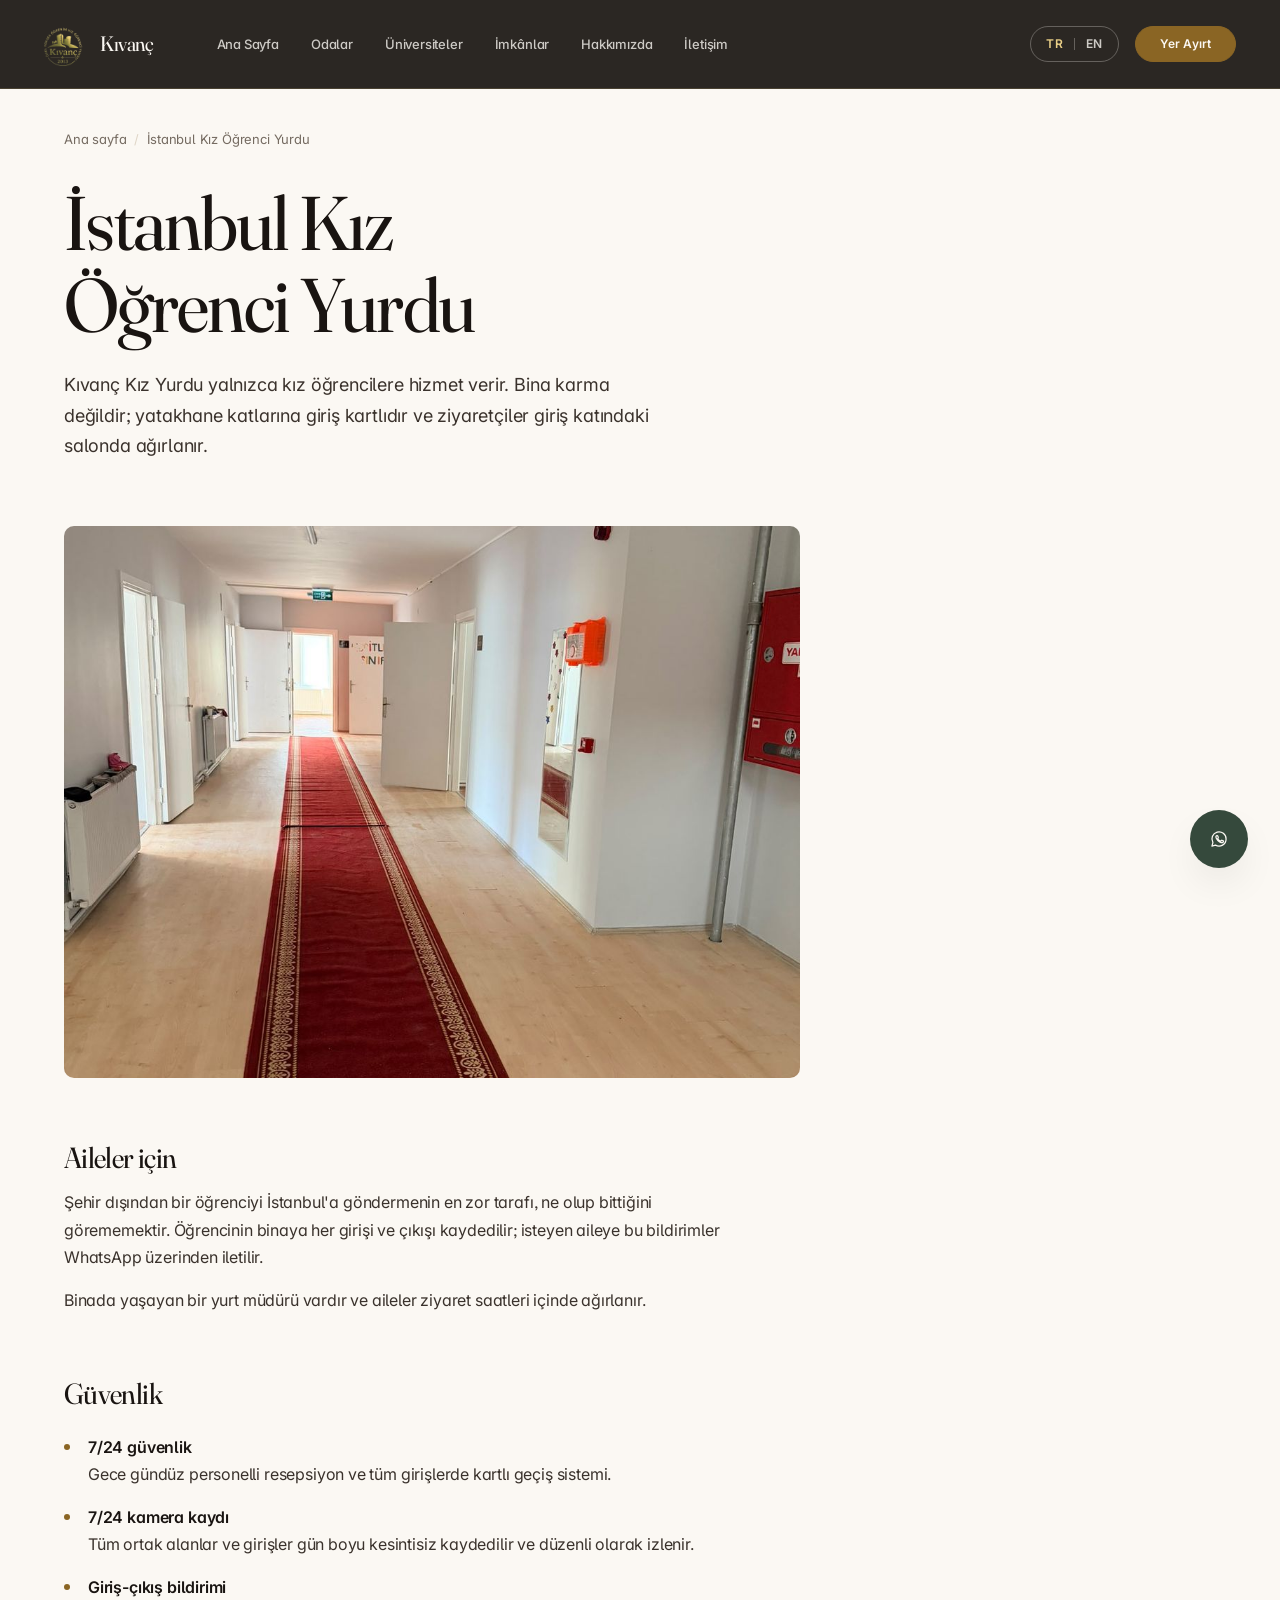
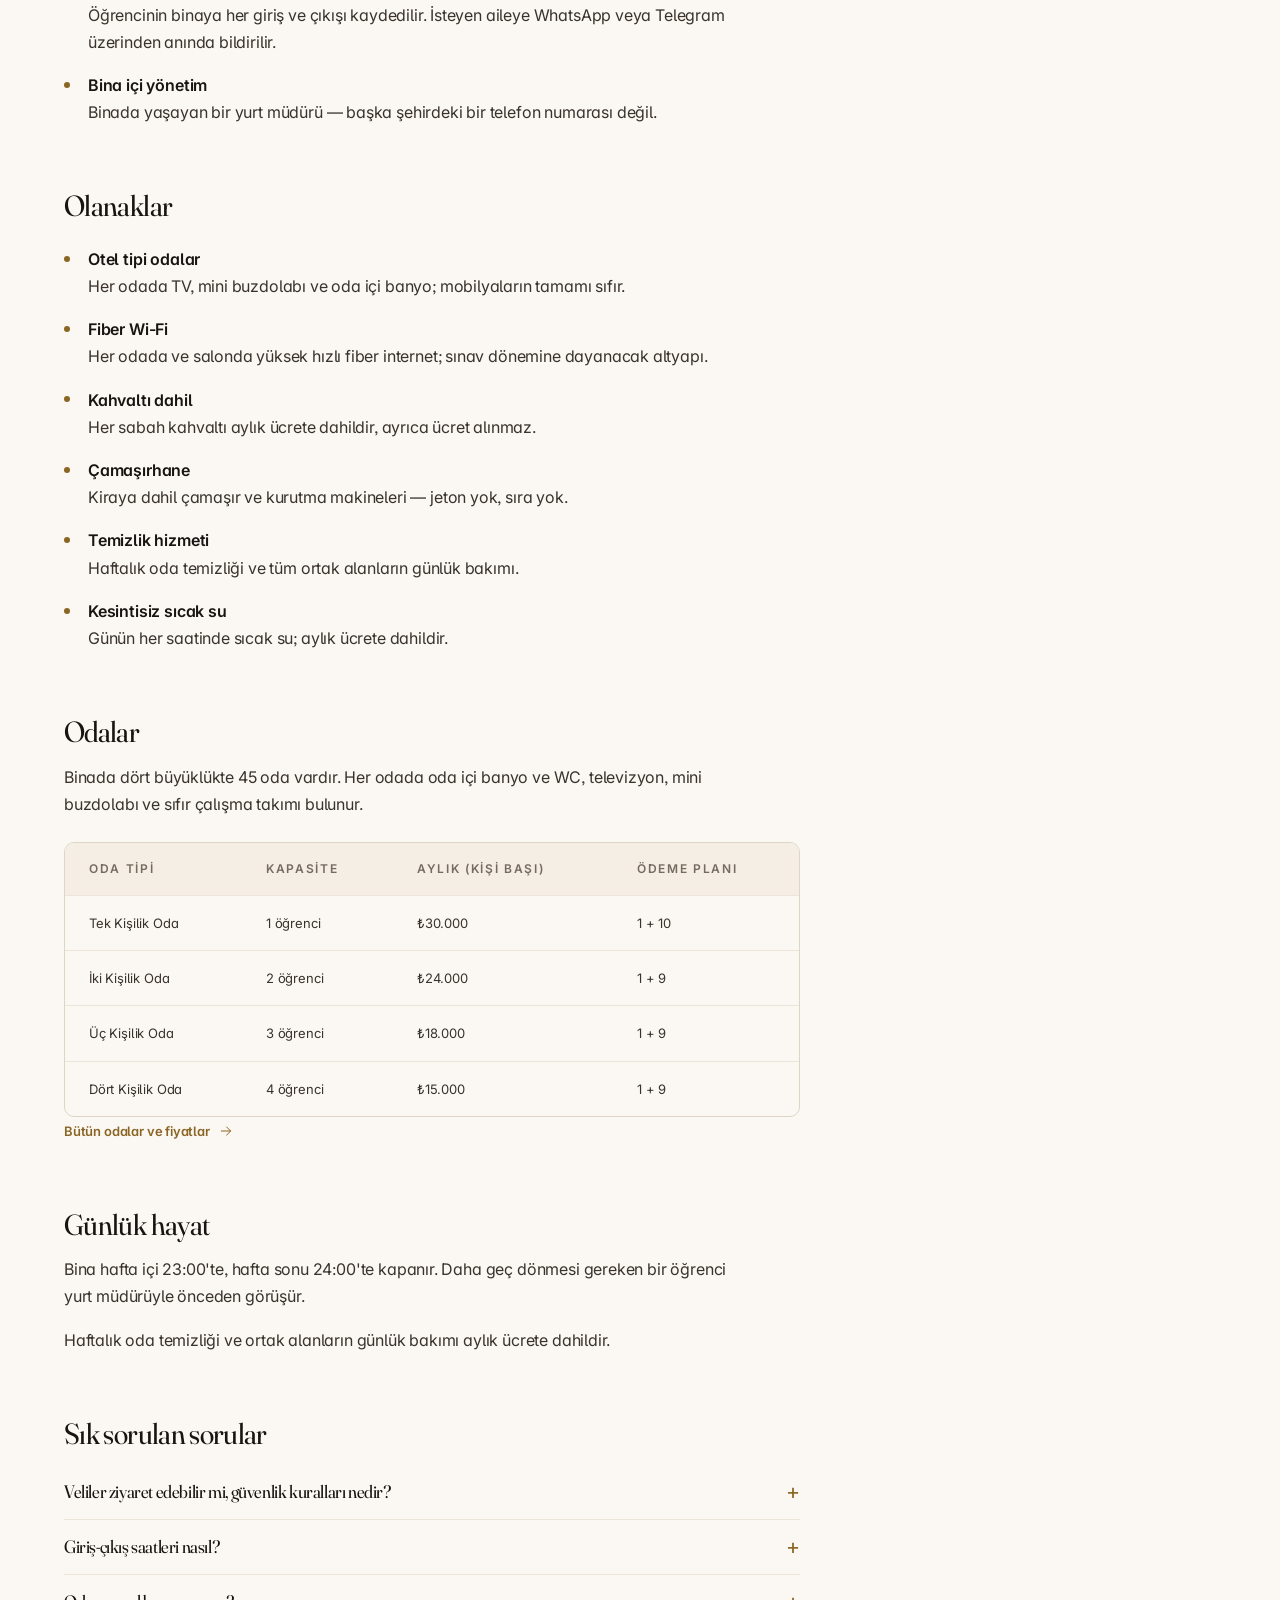
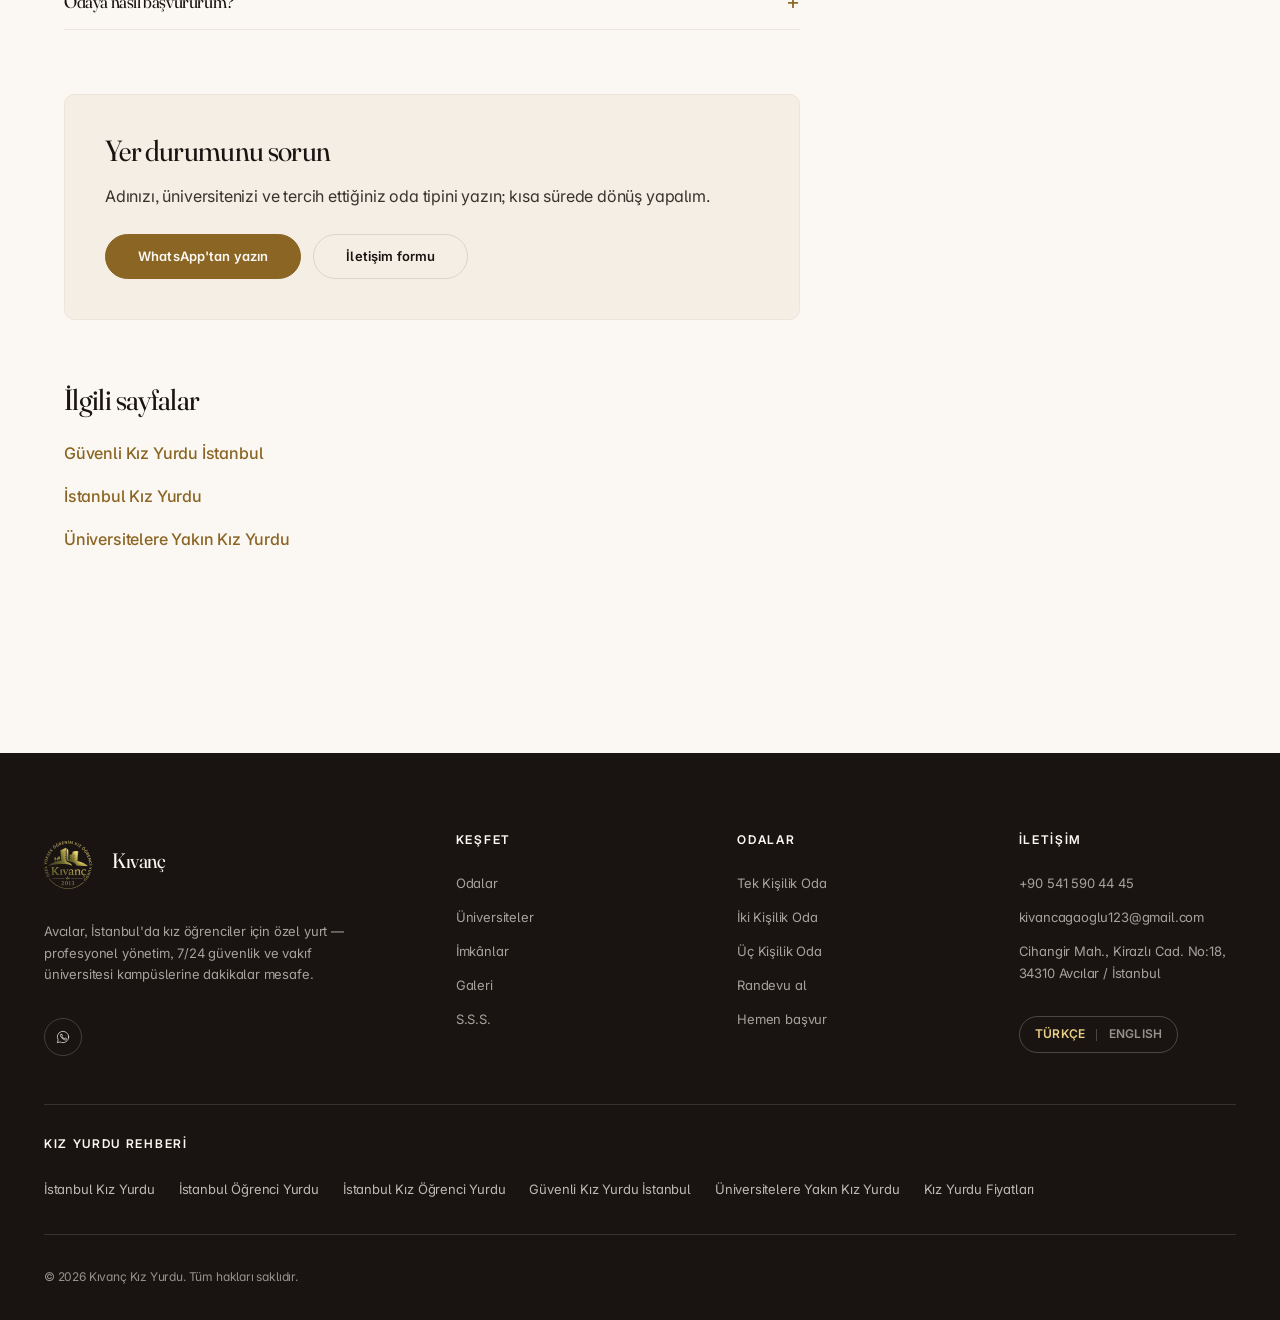
<file: istanbul-kiz-ogrenci-yurdu/index.html>
<!DOCTYPE html>
<!-- GENERATED by tools/build-seo-pages.py -- do not edit by hand.
     Copy lives in i18n/tr.json and i18n/en.json under seo.istanbul-kiz-ogrenci-yurdu -->
<html lang="tr" dir="ltr">
<head>
  <meta charset="UTF-8" />
  <meta name="viewport" content="width=device-width, initial-scale=1.0" />

  <title data-i18n="seo.istanbul-kiz-ogrenci-yurdu.title">İstanbul Kız Öğrenci Yurdu | Kıvanç Kız Yurdu</title>
  <meta name="description" data-i18n-attr="content:seo.istanbul-kiz-ogrenci-yurdu.description"
        content="Yalnızca kız öğrencilere özel yurt. Kartlı geçiş, 7/24 kamera kaydı, giriş-çıkış bildirimi ve binada yaşayan yönetim." />
  <meta name="theme-color" content="#191411" />
  <meta name="robots" content="index, follow" />
  <link rel="canonical" href="https://kivanc-kizyurdu.com/istanbul-kiz-ogrenci-yurdu/" />

  <meta property="og:type" content="article" />
  <meta property="og:site_name" content="Kıvanç Kız Yurdu" />
  <meta property="og:title" data-i18n-attr="content:seo.istanbul-kiz-ogrenci-yurdu.title" content="İstanbul Kız Öğrenci Yurdu | Kıvanç Kız Yurdu" />
  <meta property="og:description" data-i18n-attr="content:seo.istanbul-kiz-ogrenci-yurdu.description"
        content="Yalnızca kız öğrencilere özel yurt. Kartlı geçiş, 7/24 kamera kaydı, giriş-çıkış bildirimi ve binada yaşayan yönetim." />
  <meta name="twitter:card" content="summary_large_image" />
  <meta property="og:locale" content="tr_TR" />
  <meta property="og:locale:alternate" content="en_US" />
  <meta property="og:url" content="https://kivanc-kizyurdu.com/istanbul-kiz-ogrenci-yurdu/" />
  <meta property="og:image" content="https://kivanc-kizyurdu.com/assets/images/og-card.jpg" />
  <meta property="og:image:width" content="1200" />
  <meta property="og:image:height" content="630" />
  <script type="application/ld+json">
  {
    "@context": "https://schema.org",
    "@graph": [
      {
        "@type": "BreadcrumbList",
        "itemListElement": [
          {
            "@type": "ListItem",
            "position": 1,
            "name": "Ana sayfa",
            "item": "https://kivanc-kizyurdu.com/"
          },
          {
            "@type": "ListItem",
            "position": 2,
            "name": "İstanbul Kız Öğrenci Yurdu",
            "item": "https://kivanc-kizyurdu.com/istanbul-kiz-ogrenci-yurdu/"
          }
        ]
      },
      {
        "@type": "FAQPage",
        "mainEntity": [
          {
            "@type": "Question",
            "name": "Veliler ziyaret edebilir mi, güvenlik kuralları nedir?",
            "acceptedAnswer": {
              "@type": "Answer",
              "text": "Aileleri ziyaret saatleri içinde memnuniyetle ağırlıyor ve giriş katındaki salonda karşılıyoruz. Yatakhane katlarına giriş kartlıdır ve yalnızca öğrenciler ile personel içindir. Tüm girişler gün boyu kesintisiz kaydedilir, resepsiyon 24 saat personellidir ve öğrencinin giriş-çıkışı istenirse WhatsApp veya Telegram üzerinden doğrudan ailesine iletilir."
            }
          },
          {
            "@type": "Question",
            "name": "Giriş-çıkış saatleri nasıl?",
            "acceptedAnswer": {
              "@type": "Answer",
              "text": "Bina hafta içi 23:00'te, hafta sonu 24:00'te kapanır. Daha geç dönmesi ya da dışarıda kalması gereken bir öğrenci, yurt müdürüyle önceden görüşür ve ailesi bilgilendirilir."
            }
          },
          {
            "@type": "Question",
            "name": "Odaya nasıl başvururum?",
            "acceptedAnswer": {
              "@type": "Answer",
              "text": "Sayfanın altındaki formu doldurun ya da adınızı, üniversitenizi ve tercih ettiğiniz oda tipini WhatsApp'tan bize yazın. Boş yer durumunu teyit edip sizi yurdu görmeye davet ediyoruz; karar verdiğinizde kaparo ile odanızı ayırıyoruz."
            }
          }
        ]
      }
    ]
  }
  </script>

  <link rel="icon" type="image/png" sizes="64x64" href="/assets/brand/favicon.png" />
  <link rel="apple-touch-icon" href="/assets/brand/apple-touch-icon.png" />

  <link rel="preconnect" href="https://fonts.googleapis.com" />
  <link rel="preconnect" href="https://fonts.gstatic.com" crossorigin />
  <link href="https://fonts.googleapis.com/css2?family=Fraunces:opsz,wght@9..144,300..700&family=Inter:wght@400;500;600;700&display=swap" rel="stylesheet" />

  <link rel="stylesheet" href="/css/main.css" />
</head>

<body class="page-seo">
  <a class="skip-link" href="#main" data-i18n="a11y.skipToContent">İçeriğe geç</a>

<svg width="0" height="0" style="position:absolute" aria-hidden="true" focusable="false">
    <defs>
      <symbol id="i-wifi" viewBox="0 0 24 24"><path d="M5 12.55a11 11 0 0 1 14.08 0M1.42 9a16 16 0 0 1 21.16 0M8.53 16.11a6 6 0 0 1 6.95 0"/><circle cx="12" cy="20" r="1"/></symbol>
      <symbol id="i-desk" viewBox="0 0 24 24"><path d="M3 8h18M4 8v12M20 8v12M3 4h18v4H3zM8 12h5"/></symbol>
      <symbol id="i-wardrobe" viewBox="0 0 24 24"><path d="M4 3h16v18H4zM12 3v18M9.5 11v2M14.5 11v2"/></symbol>
      <symbol id="i-tv" viewBox="0 0 24 24"><rect x="2" y="5" width="20" height="13" rx="2"/><path d="M8 21h8M12 18v3"/></symbol>
      <symbol id="i-fridge" viewBox="0 0 24 24"><rect x="5" y="2" width="14" height="20" rx="2"/><path d="M5 9h14M8 5.5v1.5M8 12v2"/></symbol>
      <symbol id="i-bath" viewBox="0 0 24 24"><path d="M3 12h18v3a4 4 0 0 1-4 4H7a4 4 0 0 1-4-4zM6 12V5a2 2 0 0 1 4 0M5 19l-1 2M19 19l1 2"/></symbol>
      <symbol id="i-users" viewBox="0 0 24 24"><path d="M16 21v-2a4 4 0 0 0-4-4H6a4 4 0 0 0-4 4v2"/><circle cx="9" cy="7" r="4"/><path d="M22 21v-2a4 4 0 0 0-3-3.87M16 3.13a4 4 0 0 1 0 7.75"/></symbol>
      <symbol id="i-bed" viewBox="0 0 24 24"><path d="M2 18v-7h20v7M2 18v2M22 18v2M2 11V6M6 11V8h5v3"/></symbol>
      <symbol id="i-shield" viewBox="0 0 24 24"><path d="M12 2l8 4v6c0 5-3.5 8.8-8 10-4.5-1.2-8-5-8-10V6z"/><path d="M9 12l2 2 4-4"/></symbol>
      <symbol id="i-camera" viewBox="0 0 24 24"><path d="M23 7l-7 5 7 5zM1 5h15v14H1z"/><circle cx="8.5" cy="12" r="2.5"/></symbol>
      <symbol id="i-laundry" viewBox="0 0 24 24"><rect x="4" y="2" width="16" height="20" rx="2"/><circle cx="12" cy="14" r="4"/><path d="M8 6h.01M12 6h.01"/></symbol>
      <symbol id="i-book" viewBox="0 0 24 24"><path d="M4 19.5A2.5 2.5 0 0 1 6.5 17H20"/><path d="M6.5 2H20v20H6.5A2.5 2.5 0 0 1 4 19.5v-15A2.5 2.5 0 0 1 6.5 2z"/></symbol>
      <symbol id="i-coffee" viewBox="0 0 24 24"><path d="M18 8h1a4 4 0 0 1 0 8h-1M2 8h16v9a4 4 0 0 1-4 4H6a4 4 0 0 1-4-4zM6 1v3M10 1v3M14 1v3"/></symbol>
      <symbol id="i-gym" viewBox="0 0 24 24"><path d="M6.5 6.5v11M3.5 9v6M17.5 6.5v11M20.5 9v6M6.5 12h11"/></symbol>
      <symbol id="i-sparkle" viewBox="0 0 24 24"><path d="M12 2l1.9 5.6L19.5 9.5 13.9 11.4 12 17l-1.9-5.6L4.5 9.5l5.6-1.9zM19 15l.8 2.2L22 18l-2.2.8L19 21l-.8-2.2L16 18l2.2-.8z"/></symbol>
      <symbol id="i-headset" viewBox="0 0 24 24"><path d="M3 14v-2a9 9 0 0 1 18 0v2"/><path d="M21 15a2 2 0 0 1-2 2h-1v-6h1a2 2 0 0 1 2 2zM3 15a2 2 0 0 0 2 2h1v-6H5a2 2 0 0 0-2 2zM21 17v1a3 3 0 0 1-3 3h-4"/></symbol>
      <symbol id="i-bell" viewBox="0 0 24 24"><path d="M18 8a6 6 0 1 0-12 0c0 7-3 9-3 9h18s-3-2-3-9"/><path d="M13.7 21a2 2 0 0 1-3.4 0"/></symbol>
      <symbol id="i-droplet" viewBox="0 0 24 24"><path d="M12 2.7 6.6 8.1a7.6 7.6 0 1 0 10.8 0z"/><path d="M12 18a3.5 3.5 0 0 1-3.5-3.5"/></symbol>
      <symbol id="i-bus" viewBox="0 0 24 24"><path d="M4 5h16v11H4zM4 16v3h3v-3M17 16v3h3v-3M2 9h2M20 9h2M4 12h16"/><circle cx="7.5" cy="13.5" r=".6"/><circle cx="16.5" cy="13.5" r=".6"/></symbol>
      <symbol id="i-walk" viewBox="0 0 24 24"><circle cx="13" cy="4" r="2"/><path d="M11 21l1.5-6-3-2.5V9l4-1.5 3 2.5 2.5 1M9.5 12.5L7 15l-1 6"/></symbol>
      <symbol id="i-metro" viewBox="0 0 24 24"><rect x="5" y="3" width="14" height="13" rx="3"/><path d="M5 10h14M8 20l-2 2M16 20l2 2M8 16.5h.01M16 16.5h.01"/></symbol>
      <symbol id="i-clock" viewBox="0 0 24 24"><circle cx="12" cy="12" r="9"/><path d="M12 7v5l3 2"/></symbol>
      <symbol id="i-phone" viewBox="0 0 24 24"><path d="M22 16.9v3a2 2 0 0 1-2.2 2 19.8 19.8 0 0 1-8.6-3.1 19.5 19.5 0 0 1-6-6A19.8 19.8 0 0 1 2 4.2 2 2 0 0 1 4 2h3a2 2 0 0 1 2 1.7c.1 1 .4 1.9.7 2.8a2 2 0 0 1-.5 2.1L8.1 9.9a16 16 0 0 0 6 6l1.3-1.1a2 2 0 0 1 2.1-.5c.9.3 1.8.6 2.8.7a2 2 0 0 1 1.7 2z"/></symbol>
      <symbol id="i-mail" viewBox="0 0 24 24"><rect x="2" y="4" width="20" height="16" rx="2"/><path d="m2 7 10 6 10-6"/></symbol>
      <symbol id="i-pin" viewBox="0 0 24 24"><path d="M21 10c0 7-9 13-9 13S3 17 3 10a9 9 0 0 1 18 0z"/><circle cx="12" cy="10" r="3"/></symbol>
      <symbol id="i-whatsapp" viewBox="0 0 24 24"><path d="M20.5 12a8.5 8.5 0 0 1-12.7 7.4L3.5 20.5l1.2-4.2A8.5 8.5 0 1 1 20.5 12z"/><path d="M8.8 8.4c.2-.4.4-.4.6-.4h.5c.2 0 .4 0 .6.5l.7 1.7c.1.2 0 .4-.1.5l-.4.5c-.1.2-.3.3-.1.6a7 7 0 0 0 3 2.6c.3.1.5.1.7-.1l.6-.7c.2-.2.3-.2.6-.1l1.6.8c.3.1.4.2.4.4a2 2 0 0 1-1.3 1.6c-.5.2-1.2.2-3.5-.9a9 9 0 0 1-3.8-4c-.5-1-.6-1.9-.6-2.2 0-.4.2-.6.5-.8z"/></symbol>
      <symbol id="i-arrow" viewBox="0 0 24 24"><path d="M5 12h14M13 6l6 6-6 6"/></symbol>
      <symbol id="i-chevron" viewBox="0 0 24 24"><path d="m6 9 6 6 6-6"/></symbol>
      <symbol id="i-plus" viewBox="0 0 24 24"><path d="M12 5v14M5 12h14"/></symbol>
      <symbol id="i-check" viewBox="0 0 24 24"><path d="M20 6 9 17l-5-5"/></symbol>
      <symbol id="i-close" viewBox="0 0 24 24"><path d="M18 6 6 18M6 6l12 12"/></symbol>
      <symbol id="i-menu" viewBox="0 0 24 24"><path d="M3 6h18M3 12h18M3 18h18"/></symbol>
      <symbol id="i-globe" viewBox="0 0 24 24"><circle cx="12" cy="12" r="9"/><path d="M3 12h18M12 3a15 15 0 0 1 0 18 15 15 0 0 1 0-18z"/></symbol>
      <symbol id="i-quote" viewBox="0 0 24 24" fill="currentColor" stroke="none"><path d="M9.5 6C6.5 7.4 5 9.9 5 13.5V18h6v-6H8.2c.2-1.7 1-2.9 2.6-3.7zm9 0c-3 1.4-4.5 3.9-4.5 7.5V18h6v-6h-2.8c.2-1.7 1-2.9 2.6-3.7z"/></symbol>
      <symbol id="i-star" viewBox="0 0 24 24" fill="currentColor" stroke="none"><path d="m12 2 2.9 6.3 6.8.8-5 4.7 1.3 6.8L12 17.3 6 20.6l1.3-6.8-5-4.7 6.8-.8z"/></symbol>
      <symbol id="i-expand" viewBox="0 0 24 24"><path d="M15 3h6v6M9 21H3v-6M21 3l-7 7M3 21l7-7"/></symbol>
    </defs>
  </svg>

<header class="header" id="header" data-header>
    <div class="header__inner container container--wide">

      <a class="brand" href="/" data-i18n-attr="aria-label:brand.name" aria-label="Kıvanç Kız Yurdu">
        <!-- Gold-on-transparent extraction of the real badge. It is only legible
             on a dark surface, which is why the header stays charcoal. -->
        <img class="brand__badge" src="/assets/brand/logo.png" alt="" aria-hidden="true"
             width="224" height="224" fetchpriority="high" />
        <span class="brand__text">
          <span class="brand__name">Kıvanç</span>
          <span class="brand__suffix" data-i18n="brand.suffix">Kız Yurdu</span>
        </span>
      </a>

      <nav class="nav" id="primary-nav" aria-label="Primary">
        <ul class="nav__list">
          <li><a class="nav__link" href="/"          data-i18n="nav.home">Ana Sayfa</a></li>
          <li><a class="nav__link" href="/#rooms"        data-i18n="nav.rooms">Odalar</a></li>
          <li><a class="nav__link" href="/#universities" data-i18n="nav.universities">Üniversiteler</a></li>
          <li><a class="nav__link" href="/#amenities"    data-i18n="nav.amenities">İmkânlar</a></li>
          <li><a class="nav__link" href="/#about"        data-i18n="nav.about">Hakkımızda</a></li>
          <li><a class="nav__link" href="/#contact"      data-i18n="nav.contact">İletişim</a></li>
        </ul>
      </nav>

      <div class="header__actions">
        <!-- Compact language toggle (the primary one lives in the hero) -->
        <div class="lang-switch lang-switch--compact" role="group"
             data-i18n-attr="aria-label:a11y.languageSwitcher" aria-label="Dil değiştir">
          <button type="button" class="lang-switch__btn" data-lang="tr" lang="tr">TR</button>
          <span class="lang-switch__sep" aria-hidden="true"></span>
          <button type="button" class="lang-switch__btn" data-lang="en" lang="en">EN</button>
        </div>

        <a class="btn btn--sm header__cta" href="/#contact" data-i18n="nav.cta">Yer Ayırt</a>

        <button type="button" class="nav-toggle" id="nav-toggle"
                aria-expanded="false" aria-controls="mobile-drawer"
                data-i18n-attr="aria-label:a11y.openMenu" aria-label="Menüyü aç">
          <svg class="icon nav-toggle__open"  aria-hidden="true"><use href="#i-menu"></use></svg>
          <svg class="icon nav-toggle__close" aria-hidden="true"><use href="#i-close"></use></svg>
        </button>
      </div>
    </div>
  </header>

<div class="drawer" id="mobile-drawer" hidden>
    <nav class="drawer__nav" data-i18n-attr="aria-label:a11y.mobileNav" aria-label="Mobil menü">
      <a class="drawer__link" href="/#rooms"        data-i18n="nav.rooms">Odalar</a>
      <a class="drawer__link" href="/#universities" data-i18n="nav.universities">Üniversiteler</a>
      <a class="drawer__link" href="/#amenities"    data-i18n="nav.amenities">İmkânlar</a>
      <a class="drawer__link" href="/#about"        data-i18n="nav.about">Hakkımızda</a>
      <a class="drawer__link" href="/#gallery"      data-i18n="nav.gallery">Galeri</a>
      <a class="drawer__link" href="/#faq"          data-i18n="nav.faq">S.S.S.</a>
      <a class="drawer__link" href="/#contact"      data-i18n="nav.contact">İletişim</a>
    </nav>
    <div class="drawer__foot">
      <a class="btn btn--block" href="/#contact" data-i18n="nav.cta">Yer Ayırt</a>
      <div class="lang-switch" role="group"
           data-i18n-attr="aria-label:a11y.languageSwitcher" aria-label="Dil değiştir">
        <button type="button" class="lang-switch__btn" data-lang="tr" lang="tr">Türkçe</button>
        <span class="lang-switch__sep" aria-hidden="true"></span>
        <button type="button" class="lang-switch__btn" data-lang="en" lang="en">English</button>
      </div>
    </div>
  </div>

  <main id="main">
    <article class="seo-page">
      <div class="container">

        <nav class="crumbs" data-i18n-attr="aria-label:seo.common.breadcrumbLabel" aria-label="Sayfa yolu">
          <ol>
            <li><a href="/" data-i18n="seo.common.breadcrumbHome">Ana sayfa</a></li>
            <li aria-current="page" data-i18n="seo.istanbul-kiz-ogrenci-yurdu.h1">İstanbul Kız Öğrenci Yurdu</li>
          </ol>
        </nav>

        <header class="seo-hero">
          <h1 data-i18n="seo.istanbul-kiz-ogrenci-yurdu.h1">İstanbul Kız Öğrenci Yurdu</h1>
          <p class="seo-hero__lede" data-i18n="seo.istanbul-kiz-ogrenci-yurdu.lede">Kıvanç Kız Yurdu yalnızca kız öğrencilere hizmet verir. Bina karma değildir; yatakhane katlarına giriş kartlıdır ve ziyaretçiler giriş katındaki salonda ağırlanır.</p>
        </header>

        <figure class="seo-figure">
          <img src="/assets/images/corridor.jpg" data-i18n-attr="alt:gallery.1.alt" alt="Yurt katlarındaki koridor"
               loading="lazy" decoding="async" width="1050" height="1400" />
        </figure>

        <section class="seo-block">
          <h2 data-i18n="seo.istanbul-kiz-ogrenci-yurdu.intro.0.h">Aileler için</h2>
          <p data-i18n="seo.istanbul-kiz-ogrenci-yurdu.intro.0.p.0">Şehir dışından bir öğrenciyi İstanbul'a göndermenin en zor tarafı, ne olup bittiğini görememektir. Öğrencinin binaya her girişi ve çıkışı kaydedilir; isteyen aileye bu bildirimler WhatsApp üzerinden iletilir.</p>
          <p data-i18n="seo.istanbul-kiz-ogrenci-yurdu.intro.0.p.1">Binada yaşayan bir yurt müdürü vardır ve aileler ziyaret saatleri içinde ağırlanır.</p>
        </section>

        <section class="seo-block">
          <h2 data-i18n="seo.common.securityH">Güvenlik</h2>
          <ul class="seo-list">
            <li><strong data-i18n="amen.1.title">7/24 güvenlik</strong> <span data-i18n="amen.1.desc">Gece gündüz personelli resepsiyon ve tüm girişlerde kartlı geçiş sistemi.</span></li>
            <li><strong data-i18n="amen.2.title">7/24 kamera kaydı</strong> <span data-i18n="amen.2.desc">Tüm ortak alanlar ve girişler gün boyu kesintisiz kaydedilir ve düzenli olarak izlenir.</span></li>
            <li><strong data-i18n="amen.11.title">Giriş-çıkış bildirimi</strong> <span data-i18n="amen.11.desc">Öğrencinin binaya her giriş ve çıkışı kaydedilir. İsteyen aileye WhatsApp veya Telegram üzerinden anında bildirilir.</span></li>
            <li><strong data-i18n="amen.9.title">Bina içi yönetim</strong> <span data-i18n="amen.9.desc">Binada yaşayan bir yurt müdürü — başka şehirdeki bir telefon numarası değil.</span></li>
          </ul>
        </section>

        <section class="seo-block">
          <h2 data-i18n="seo.common.facilitiesH">Olanaklar</h2>
          <ul class="seo-list">
            <li><strong data-i18n="amen.4.title">Otel tipi odalar</strong> <span data-i18n="amen.4.desc">Her odada TV, mini buzdolabı ve oda içi banyo; mobilyaların tamamı sıfır.</span></li>
            <li><strong data-i18n="amen.3.title">Fiber Wi-Fi</strong> <span data-i18n="amen.3.desc">Her odada ve salonda yüksek hızlı fiber internet; sınav dönemine dayanacak altyapı.</span></li>
            <li><strong data-i18n="amen.5.title">Kahvaltı dahil</strong> <span data-i18n="amen.5.desc">Her sabah kahvaltı aylık ücrete dahildir, ayrıca ücret alınmaz.</span></li>
            <li><strong data-i18n="amen.6.title">Çamaşırhane</strong> <span data-i18n="amen.6.desc">Kiraya dahil çamaşır ve kurutma makineleri — jeton yok, sıra yok.</span></li>
            <li><strong data-i18n="amen.8.title">Temizlik hizmeti</strong> <span data-i18n="amen.8.desc">Haftalık oda temizliği ve tüm ortak alanların günlük bakımı.</span></li>
            <li><strong data-i18n="amen.12.title">Kesintisiz sıcak su</strong> <span data-i18n="amen.12.desc">Günün her saatinde sıcak su; aylık ücrete dahildir.</span></li>
          </ul>
        </section>

        <section class="seo-block">
          <h2 data-i18n="seo.common.roomsH">Odalar</h2>
          <p data-i18n="seo.common.roomsP">Binada dört büyüklükte 45 oda vardır. Her odada oda içi banyo ve WC, televizyon, mini buzdolabı ve sıfır çalışma takımı bulunur.</p>
          <div class="seo-table-wrap">
            <table class="seo-table">
              <thead><tr><th><span data-i18n="seo.common.tblRoom">Oda tipi</span></th><th><span data-i18n="seo.common.tblCap">Kapasite</span></th><th><span data-i18n="seo.common.tblPrice">Aylık (kişi başı)</span></th><th><span data-i18n="seo.common.tblPlan">Ödeme planı</span></th></tr></thead>
              <tbody>
              <tr><td><span data-i18n="rooms.f1.name">Tek Kişilik Oda</span></td><td><span data-i18n="rooms.f1.capacity">1 öğrenci</span></td><td><span data-i18n="rooms.f1.price">₺30.000</span></td><td>1 + 10</td></tr>
              <tr><td><span data-i18n="rooms.f2.name">İki Kişilik Oda</span></td><td><span data-i18n="rooms.f2.capacity">2 öğrenci</span></td><td><span data-i18n="rooms.f2.price">₺24.000</span></td><td>1 + 9</td></tr>
              <tr><td><span data-i18n="rooms.f3.name">Üç Kişilik Oda</span></td><td><span data-i18n="rooms.f3.capacity">3 öğrenci</span></td><td><span data-i18n="rooms.f3.price">₺18.000</span></td><td>1 + 9</td></tr>
              <tr><td><span data-i18n="rooms.f4.name">Dört Kişilik Oda</span></td><td><span data-i18n="rooms.f4.capacity">4 öğrenci</span></td><td><span data-i18n="rooms.f4.price">₺15.000</span></td><td>1 + 9</td></tr>
              </tbody>
            </table>
          </div>
          <p><a class="link-arrow" href="/rooms.html"><span data-i18n="seo.common.seeRooms">Bütün odalar ve fiyatlar</span><svg class="icon icon--sm" aria-hidden="true"><use href="#i-arrow"></use></svg></a></p>
        </section>

        <section class="seo-block">
          <h2 data-i18n="seo.istanbul-kiz-ogrenci-yurdu.close.h">Günlük hayat</h2>
          <p data-i18n="seo.istanbul-kiz-ogrenci-yurdu.close.p.0">Bina hafta içi 23:00'te, hafta sonu 24:00'te kapanır. Daha geç dönmesi gereken bir öğrenci yurt müdürüyle önceden görüşür.</p>
          <p data-i18n="seo.istanbul-kiz-ogrenci-yurdu.close.p.1">Haftalık oda temizliği ve ortak alanların günlük bakımı aylık ücrete dahildir.</p>
        </section>

        <section class="seo-block seo-faq">
          <h2 data-i18n="seo.common.faqH">Sık sorulan sorular</h2>
          <details class="seo-faq__item">
            <summary><h3 data-i18n="faq.4.q">Veliler ziyaret edebilir mi, güvenlik kuralları nedir?</h3></summary>
            <p data-i18n="faq.4.a">Aileleri ziyaret saatleri içinde memnuniyetle ağırlıyor ve giriş katındaki salonda karşılıyoruz. Yatakhane katlarına giriş kartlıdır ve yalnızca öğrenciler ile personel içindir. Tüm girişler gün boyu kesintisiz kaydedilir, resepsiyon 24 saat personellidir ve öğrencinin giriş-çıkışı istenirse WhatsApp veya Telegram üzerinden doğrudan ailesine iletilir.</p>
          </details>
          <details class="seo-faq__item">
            <summary><h3 data-i18n="faq.6.q">Giriş-çıkış saatleri nasıl?</h3></summary>
            <p data-i18n="faq.6.a">Bina hafta içi 23:00'te, hafta sonu 24:00'te kapanır. Daha geç dönmesi ya da dışarıda kalması gereken bir öğrenci, yurt müdürüyle önceden görüşür ve ailesi bilgilendirilir.</p>
          </details>
          <details class="seo-faq__item">
            <summary><h3 data-i18n="faq.1.q">Odaya nasıl başvururum?</h3></summary>
            <p data-i18n="faq.1.a">Sayfanın altındaki formu doldurun ya da adınızı, üniversitenizi ve tercih ettiğiniz oda tipini WhatsApp'tan bize yazın. Boş yer durumunu teyit edip sizi yurdu görmeye davet ediyoruz; karar verdiğinizde kaparo ile odanızı ayırıyoruz.</p>
          </details>
        </section>

        <section class="seo-block seo-cta">
          <h2 data-i18n="seo.common.ctaH">Yer durumunu sorun</h2>
          <p data-i18n="seo.common.ctaP">Adınızı, üniversitenizi ve tercih ettiğiniz oda tipini yazın; kısa sürede dönüş yapalım.</p>
          <div class="seo-cta__actions">
            <a class="btn" href="https://wa.me/905415904445" data-contact-wa target="_blank" rel="noopener" data-i18n="seo.common.ctaWa">WhatsApp'tan yazın</a>
            <a class="btn btn--ghost" href="/#contact" data-i18n="seo.common.ctaForm">İletişim formu</a>
          </div>
        </section>

        <section class="seo-block seo-related">
          <h2 data-i18n="seo.common.relatedH">İlgili sayfalar</h2>
          <ul class="seo-list seo-list--plain">
            <li><a href="/guvenli-kiz-yurdu-istanbul/" data-i18n="seo.guvenli-kiz-yurdu-istanbul.navLabel">Güvenli Kız Yurdu İstanbul</a></li>
            <li><a href="/istanbul-kiz-yurdu/" data-i18n="seo.istanbul-kiz-yurdu.navLabel">İstanbul Kız Yurdu</a></li>
            <li><a href="/universitelere-yakin-kiz-yurdu/" data-i18n="seo.universitelere-yakin-kiz-yurdu.navLabel">Üniversitelere Yakın Kız Yurdu</a></li>
          </ul>
        </section>

      </div>
    </article>
  </main>

<footer class="footer">
    <div class="container container--wide">
      <div class="footer__top">

        <div class="footer__brand">
          <a class="brand brand--footer" href="/" data-i18n-attr="aria-label:brand.name" aria-label="Kıvanç Kız Yurdu">
            <img class="brand__badge" src="/assets/brand/logo.png" alt="" aria-hidden="true"
                 width="224" height="224" loading="lazy" />
            <span class="brand__text">
              <span class="brand__name">Kıvanç</span>
              <span class="brand__suffix" data-i18n="brand.suffix">Kız Yurdu</span>
            </span>
          </a>
          <p class="footer__desc" data-i18n="footer.desc">Avcılar, İstanbul'da kız öğrenciler için özel yurt — profesyonel yönetim, 7/24 güvenlik ve vakıf üniversitesi kampüslerine dakikalar mesafe.</p>
          <ul class="social">
            <li><a href="https://wa.me/905415904445" data-contact-wa target="_blank" rel="noopener" data-i18n-attr="aria-label:footer.social.whatsapp" aria-label="WhatsApp"><svg class="icon icon--sm" aria-hidden="true"><use href="#i-whatsapp"></use></svg></a></li>
          </ul>
        </div>

        <nav class="footer__col" data-i18n-attr="aria-label:footer.exploreTitle" aria-label="Keşfet">
          <h4 class="footer__title" data-i18n="footer.exploreTitle">Keşfet</h4>
          <ul class="footer__links">
            <li><a href="/#rooms"        data-i18n="nav.rooms">Odalar</a></li>
            <li><a href="/#universities" data-i18n="nav.universities">Üniversiteler</a></li>
            <li><a href="/#amenities"    data-i18n="nav.amenities">İmkânlar</a></li>
            <li><a href="/#gallery"      data-i18n="nav.gallery">Galeri</a></li>
            <li><a href="/#faq"          data-i18n="nav.faq">S.S.S.</a></li>
          </ul>
        </nav>

        <nav class="footer__col" data-i18n-attr="aria-label:footer.residencesTitle" aria-label="Odalar">
          <h4 class="footer__title" data-i18n="footer.residencesTitle">Odalar</h4>
          <ul class="footer__links">
            <li><a href="/#rooms" data-i18n="rooms.f1.name">Tek Kişilik Oda</a></li>
            <li><a href="/#rooms" data-i18n="rooms.f2.name">İki Kişilik Oda</a></li>
            <li><a href="/#rooms" data-i18n="rooms.f3.name">Üç Kişilik Oda</a></li>
            <li><a href="/#contact" data-i18n="footer.bookVisit">Randevu al</a></li>
            <li><a href="/#contact" data-i18n="footer.applyNow">Hemen başvur</a></li>
          </ul>
        </nav>

        <div class="footer__col">
          <h4 class="footer__title" data-i18n="footer.contactTitle">İletişim</h4>
          <ul class="footer__links">
            <li><a href="tel:+905415904445" data-contact-tel data-i18n="contact.phone">+90 541 590 44 45</a></li>
            <li><a href="mailto:kivancagaoglu123@gmail.com" data-contact-mail data-i18n="contact.email">kivancagaoglu123@gmail.com</a></li>
            <li><a href="#" data-contact-map target="_blank" rel="noopener"
                   data-i18n="contact.address">Cihangir Mah., Kirazlı Cad. No:18, 34310 Avcılar / İstanbul</a></li>
          </ul>
          <div class="lang-switch lang-switch--footer" role="group"
               data-i18n-attr="aria-label:a11y.languageSwitcher" aria-label="Dil değiştir">
            <button type="button" class="lang-switch__btn" data-lang="tr" lang="tr">Türkçe</button>
            <span class="lang-switch__sep" aria-hidden="true"></span>
            <button type="button" class="lang-switch__btn" data-lang="en" lang="en">English</button>
          </div>
        </div>
      </div>


      <!-- Guide links. A separate full-width band rather than a fifth column:
           .footer__top tiles 3-up and 4-up, and a fifth column would leave
           orphaned cells at both breakpoints. Ordinary visible <a> links. -->
      <nav class="footer__seo" data-i18n-attr="aria-label:seo.common.footerTitle" aria-label="Kız Yurdu Rehberi">
        <h4 class="footer__title" data-i18n="seo.common.footerTitle">Kız Yurdu Rehberi</h4>
        <ul class="footer__seo-links">
            <li><a href="/istanbul-kiz-yurdu/" data-i18n="seo.istanbul-kiz-yurdu.navLabel">İstanbul Kız Yurdu</a></li>
            <li><a href="/istanbul-ogrenci-yurdu/" data-i18n="seo.istanbul-ogrenci-yurdu.navLabel">İstanbul Öğrenci Yurdu</a></li>
            <li><a href="/istanbul-kiz-ogrenci-yurdu/" data-i18n="seo.istanbul-kiz-ogrenci-yurdu.navLabel">İstanbul Kız Öğrenci Yurdu</a></li>
            <li><a href="/guvenli-kiz-yurdu-istanbul/" data-i18n="seo.guvenli-kiz-yurdu-istanbul.navLabel">Güvenli Kız Yurdu İstanbul</a></li>
            <li><a href="/universitelere-yakin-kiz-yurdu/" data-i18n="seo.universitelere-yakin-kiz-yurdu.navLabel">Üniversitelere Yakın Kız Yurdu</a></li>
            <li><a href="/kiz-yurdu-fiyatlari/" data-i18n="seo.kiz-yurdu-fiyatlari.navLabel">Kız Yurdu Fiyatları</a></li>
        </ul>
      </nav>

      <div class="footer__bottom">
        <p data-i18n="footer.copyright">© 2026 Kıvanç Kız Yurdu. Tüm hakları saklıdır.</p>
      </div>
    </div>
  </footer>

<a class="wa-fab" href="https://wa.me/905415904445" data-contact-wa target="_blank" rel="noopener"
     data-i18n-attr="aria-label:a11y.whatsappFab" aria-label="WhatsApp'tan yazın">
    <svg class="icon" aria-hidden="true"><use href="#i-whatsapp"></use></svg>
  </a>

  <!-- These pages target Turkish queries, so they open in Turkish unless the
       visitor has chosen otherwise, rather than following the browser. Without
       it a crawler asking for en-US reads English body copy under a Turkish
       <title>, which is exactly the mismatch that sinks a landing page. -->
  <script>window.__LANG_DEFAULT = "tr";</script>
  <script src="/i18n/bundle.js"></script>
  <script src="/js/i18n.js"></script>
  <script src="/js/main.js"></script>
</body>
</html>
</file>
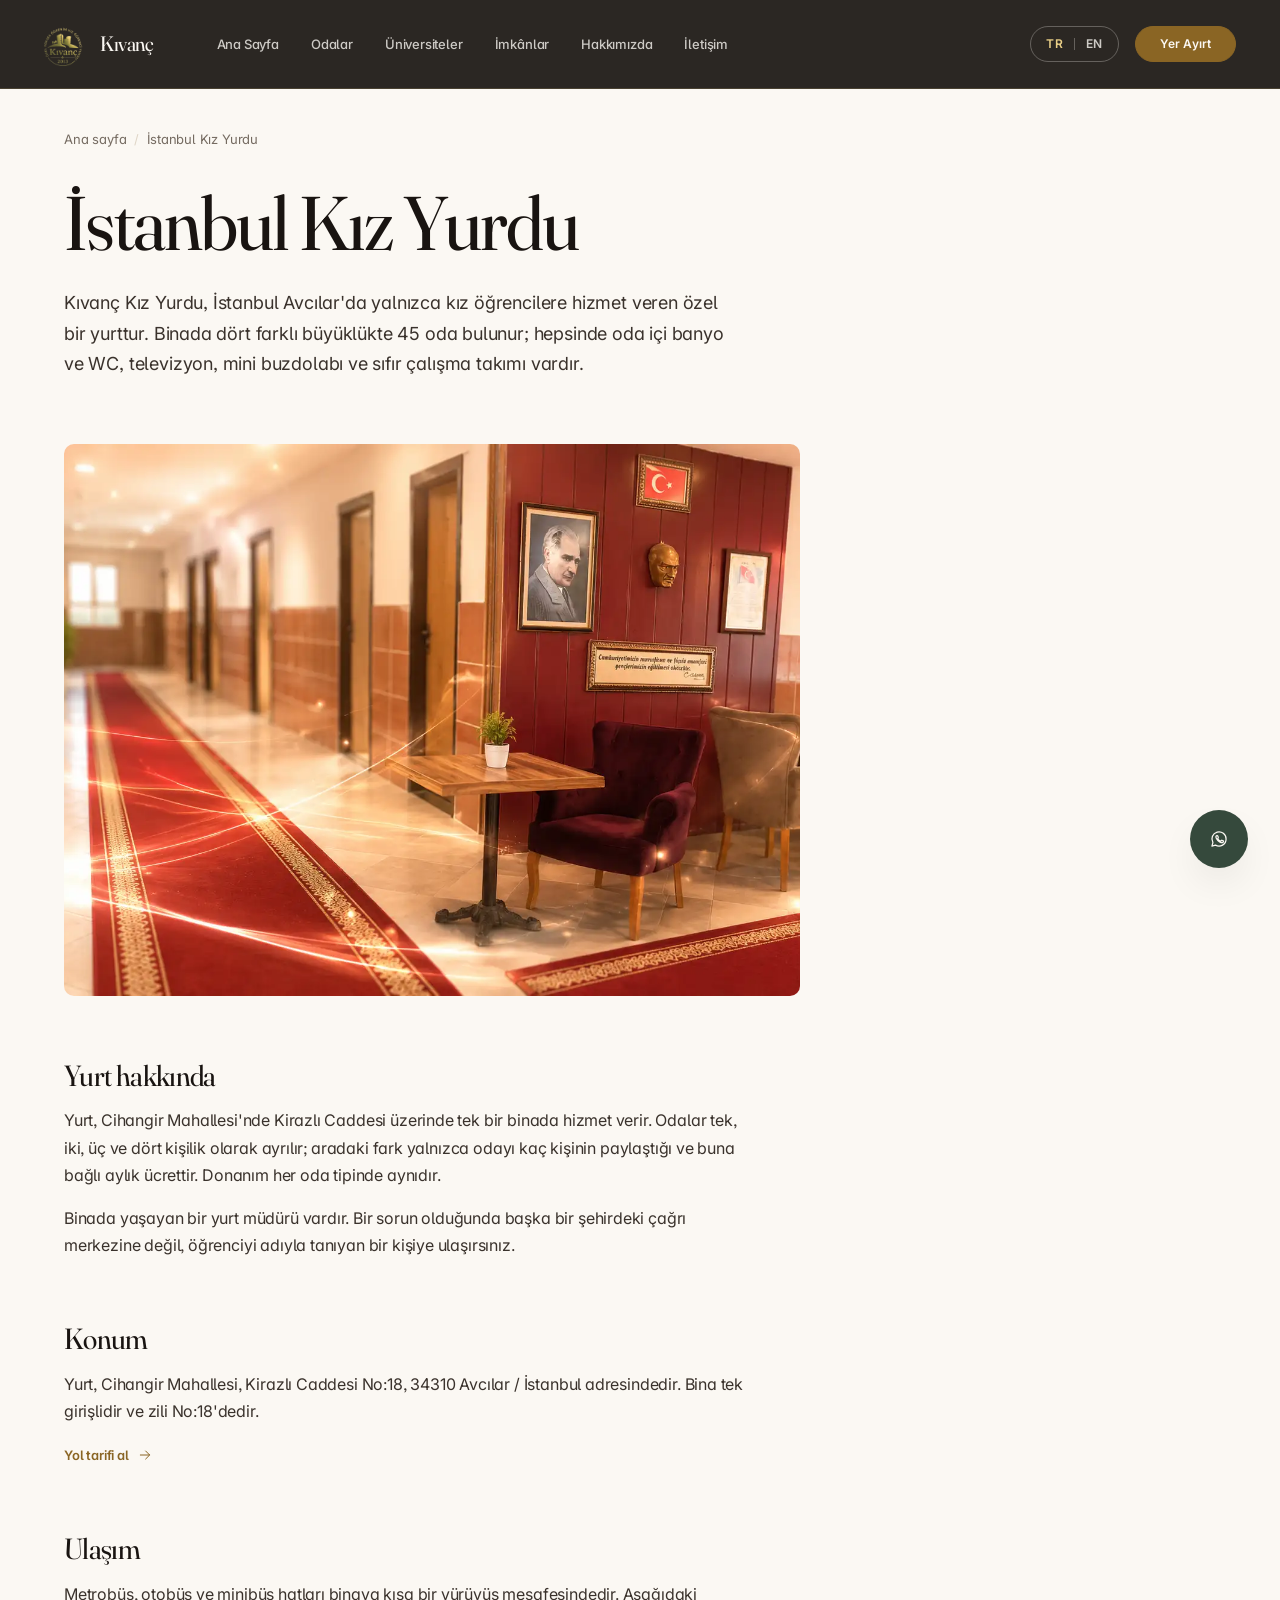
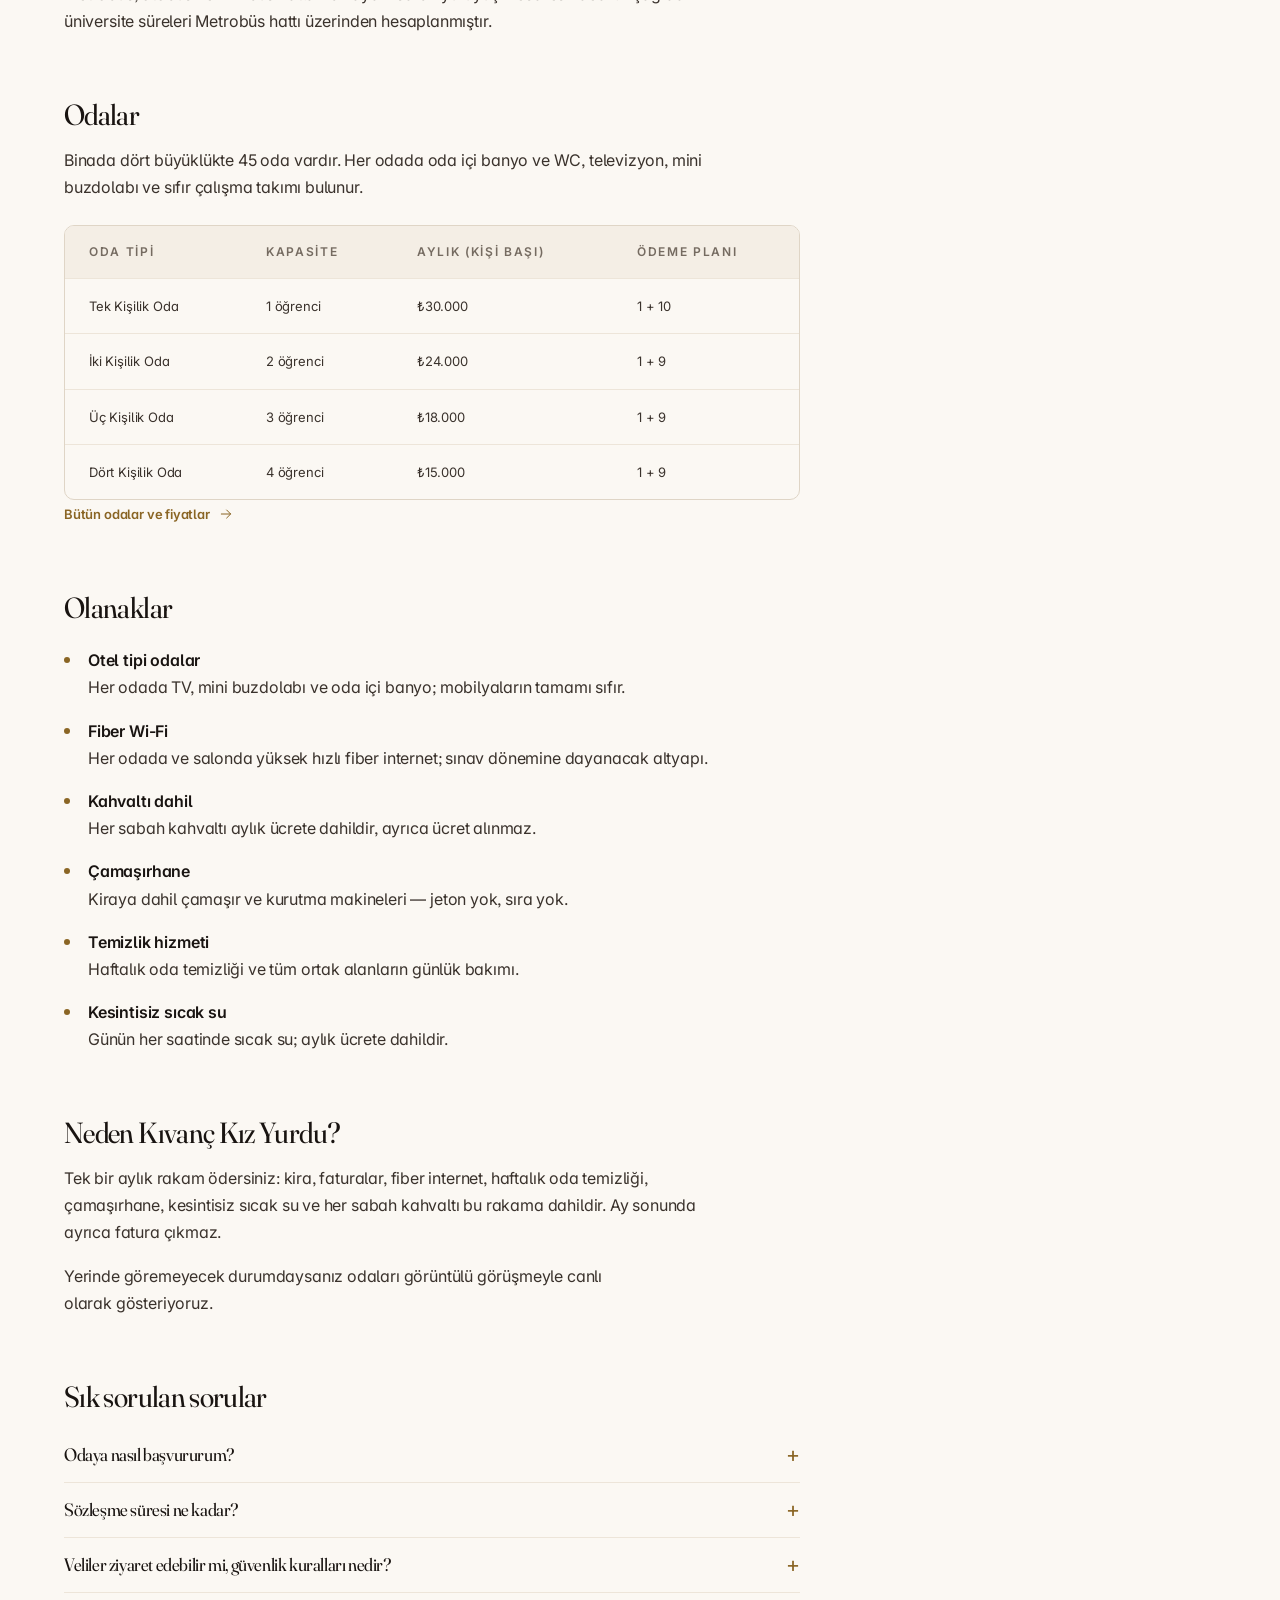
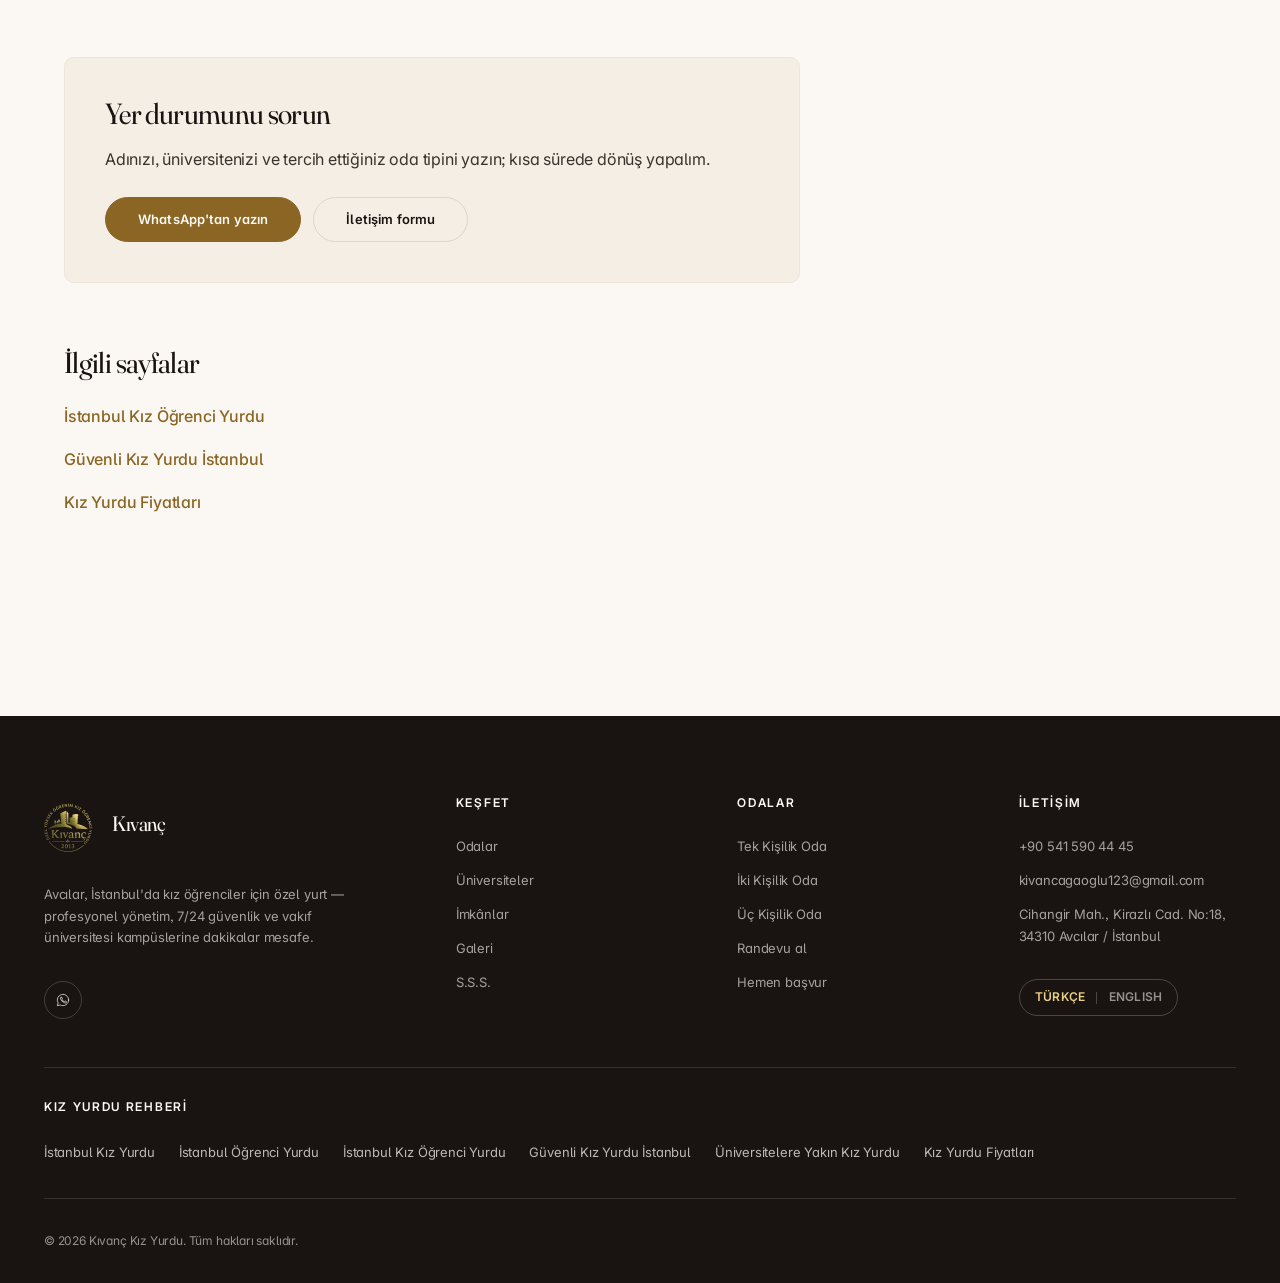
<file: istanbul-kiz-yurdu/index.html>
<!DOCTYPE html>
<!-- GENERATED by tools/build-seo-pages.py -- do not edit by hand.
     Copy lives in i18n/tr.json and i18n/en.json under seo.istanbul-kiz-yurdu -->
<html lang="tr" dir="ltr">
<head>
  <meta charset="UTF-8" />
  <meta name="viewport" content="width=device-width, initial-scale=1.0" />

  <title data-i18n="seo.istanbul-kiz-yurdu.title">İstanbul Kız Yurdu | Kıvanç Kız Yurdu</title>
  <meta name="description" data-i18n-attr="content:seo.istanbul-kiz-yurdu.description"
        content="Avcılar'da özel kız yurdu: 45 oda, oda içi banyo, 7/24 güvenlik ve kamera kaydı, kahvaltı dahil. Metrobüs yürüme mesafesinde." />
  <meta name="theme-color" content="#191411" />
  <meta name="robots" content="index, follow" />
  <link rel="canonical" href="https://kivanc-kizyurdu.com/istanbul-kiz-yurdu/" />

  <meta property="og:type" content="article" />
  <meta property="og:site_name" content="Kıvanç Kız Yurdu" />
  <meta property="og:title" data-i18n-attr="content:seo.istanbul-kiz-yurdu.title" content="İstanbul Kız Yurdu | Kıvanç Kız Yurdu" />
  <meta property="og:description" data-i18n-attr="content:seo.istanbul-kiz-yurdu.description"
        content="Avcılar'da özel kız yurdu: 45 oda, oda içi banyo, 7/24 güvenlik ve kamera kaydı, kahvaltı dahil. Metrobüs yürüme mesafesinde." />
  <meta name="twitter:card" content="summary_large_image" />
  <meta property="og:locale" content="tr_TR" />
  <meta property="og:locale:alternate" content="en_US" />
  <meta property="og:url" content="https://kivanc-kizyurdu.com/istanbul-kiz-yurdu/" />
  <meta property="og:image" content="https://kivanc-kizyurdu.com/assets/images/og-card.jpg" />
  <meta property="og:image:width" content="1200" />
  <meta property="og:image:height" content="630" />
  <script type="application/ld+json">
  {
    "@context": "https://schema.org",
    "@graph": [
      {
        "@type": "BreadcrumbList",
        "itemListElement": [
          {
            "@type": "ListItem",
            "position": 1,
            "name": "Ana sayfa",
            "item": "https://kivanc-kizyurdu.com/"
          },
          {
            "@type": "ListItem",
            "position": 2,
            "name": "İstanbul Kız Yurdu",
            "item": "https://kivanc-kizyurdu.com/istanbul-kiz-yurdu/"
          }
        ]
      },
      {
        "@type": "FAQPage",
        "mainEntity": [
          {
            "@type": "Question",
            "name": "Odaya nasıl başvururum?",
            "acceptedAnswer": {
              "@type": "Answer",
              "text": "Sayfanın altındaki formu doldurun ya da adınızı, üniversitenizi ve tercih ettiğiniz oda tipini WhatsApp'tan bize yazın. Boş yer durumunu teyit edip sizi yurdu görmeye davet ediyoruz; karar verdiğinizde kaparo ile odanızı ayırıyoruz."
            }
          },
          {
            "@type": "Question",
            "name": "Sözleşme süresi ne kadar?",
            "acceptedAnswer": {
              "@type": "Answer",
              "text": "Standart sözleşme eylül–haziran arası akademik yılı kapsar. Yaz dönemi konaklaması ve daha kısa süreli kalışlar, yer durumuna bağlı olarak talep üzerine mümkündür."
            }
          },
          {
            "@type": "Question",
            "name": "Veliler ziyaret edebilir mi, güvenlik kuralları nedir?",
            "acceptedAnswer": {
              "@type": "Answer",
              "text": "Aileleri ziyaret saatleri içinde memnuniyetle ağırlıyor ve giriş katındaki salonda karşılıyoruz. Yatakhane katlarına giriş kartlıdır ve yalnızca öğrenciler ile personel içindir. Tüm girişler gün boyu kesintisiz kaydedilir, resepsiyon 24 saat personellidir ve öğrencinin giriş-çıkışı istenirse WhatsApp veya Telegram üzerinden doğrudan ailesine iletilir."
            }
          }
        ]
      }
    ]
  }
  </script>

  <link rel="icon" type="image/png" sizes="64x64" href="/assets/brand/favicon.png" />
  <link rel="apple-touch-icon" href="/assets/brand/apple-touch-icon.png" />

  <link rel="preconnect" href="https://fonts.googleapis.com" />
  <link rel="preconnect" href="https://fonts.gstatic.com" crossorigin />
  <link href="https://fonts.googleapis.com/css2?family=Fraunces:opsz,wght@9..144,300..700&family=Inter:wght@400;500;600;700&display=swap" rel="stylesheet" />

  <link rel="stylesheet" href="/css/main.css" />
</head>

<body class="page-seo">
  <a class="skip-link" href="#main" data-i18n="a11y.skipToContent">İçeriğe geç</a>

<svg width="0" height="0" style="position:absolute" aria-hidden="true" focusable="false">
    <defs>
      <symbol id="i-wifi" viewBox="0 0 24 24"><path d="M5 12.55a11 11 0 0 1 14.08 0M1.42 9a16 16 0 0 1 21.16 0M8.53 16.11a6 6 0 0 1 6.95 0"/><circle cx="12" cy="20" r="1"/></symbol>
      <symbol id="i-desk" viewBox="0 0 24 24"><path d="M3 8h18M4 8v12M20 8v12M3 4h18v4H3zM8 12h5"/></symbol>
      <symbol id="i-wardrobe" viewBox="0 0 24 24"><path d="M4 3h16v18H4zM12 3v18M9.5 11v2M14.5 11v2"/></symbol>
      <symbol id="i-tv" viewBox="0 0 24 24"><rect x="2" y="5" width="20" height="13" rx="2"/><path d="M8 21h8M12 18v3"/></symbol>
      <symbol id="i-fridge" viewBox="0 0 24 24"><rect x="5" y="2" width="14" height="20" rx="2"/><path d="M5 9h14M8 5.5v1.5M8 12v2"/></symbol>
      <symbol id="i-bath" viewBox="0 0 24 24"><path d="M3 12h18v3a4 4 0 0 1-4 4H7a4 4 0 0 1-4-4zM6 12V5a2 2 0 0 1 4 0M5 19l-1 2M19 19l1 2"/></symbol>
      <symbol id="i-users" viewBox="0 0 24 24"><path d="M16 21v-2a4 4 0 0 0-4-4H6a4 4 0 0 0-4 4v2"/><circle cx="9" cy="7" r="4"/><path d="M22 21v-2a4 4 0 0 0-3-3.87M16 3.13a4 4 0 0 1 0 7.75"/></symbol>
      <symbol id="i-bed" viewBox="0 0 24 24"><path d="M2 18v-7h20v7M2 18v2M22 18v2M2 11V6M6 11V8h5v3"/></symbol>
      <symbol id="i-shield" viewBox="0 0 24 24"><path d="M12 2l8 4v6c0 5-3.5 8.8-8 10-4.5-1.2-8-5-8-10V6z"/><path d="M9 12l2 2 4-4"/></symbol>
      <symbol id="i-camera" viewBox="0 0 24 24"><path d="M23 7l-7 5 7 5zM1 5h15v14H1z"/><circle cx="8.5" cy="12" r="2.5"/></symbol>
      <symbol id="i-laundry" viewBox="0 0 24 24"><rect x="4" y="2" width="16" height="20" rx="2"/><circle cx="12" cy="14" r="4"/><path d="M8 6h.01M12 6h.01"/></symbol>
      <symbol id="i-book" viewBox="0 0 24 24"><path d="M4 19.5A2.5 2.5 0 0 1 6.5 17H20"/><path d="M6.5 2H20v20H6.5A2.5 2.5 0 0 1 4 19.5v-15A2.5 2.5 0 0 1 6.5 2z"/></symbol>
      <symbol id="i-coffee" viewBox="0 0 24 24"><path d="M18 8h1a4 4 0 0 1 0 8h-1M2 8h16v9a4 4 0 0 1-4 4H6a4 4 0 0 1-4-4zM6 1v3M10 1v3M14 1v3"/></symbol>
      <symbol id="i-gym" viewBox="0 0 24 24"><path d="M6.5 6.5v11M3.5 9v6M17.5 6.5v11M20.5 9v6M6.5 12h11"/></symbol>
      <symbol id="i-sparkle" viewBox="0 0 24 24"><path d="M12 2l1.9 5.6L19.5 9.5 13.9 11.4 12 17l-1.9-5.6L4.5 9.5l5.6-1.9zM19 15l.8 2.2L22 18l-2.2.8L19 21l-.8-2.2L16 18l2.2-.8z"/></symbol>
      <symbol id="i-headset" viewBox="0 0 24 24"><path d="M3 14v-2a9 9 0 0 1 18 0v2"/><path d="M21 15a2 2 0 0 1-2 2h-1v-6h1a2 2 0 0 1 2 2zM3 15a2 2 0 0 0 2 2h1v-6H5a2 2 0 0 0-2 2zM21 17v1a3 3 0 0 1-3 3h-4"/></symbol>
      <symbol id="i-bell" viewBox="0 0 24 24"><path d="M18 8a6 6 0 1 0-12 0c0 7-3 9-3 9h18s-3-2-3-9"/><path d="M13.7 21a2 2 0 0 1-3.4 0"/></symbol>
      <symbol id="i-droplet" viewBox="0 0 24 24"><path d="M12 2.7 6.6 8.1a7.6 7.6 0 1 0 10.8 0z"/><path d="M12 18a3.5 3.5 0 0 1-3.5-3.5"/></symbol>
      <symbol id="i-bus" viewBox="0 0 24 24"><path d="M4 5h16v11H4zM4 16v3h3v-3M17 16v3h3v-3M2 9h2M20 9h2M4 12h16"/><circle cx="7.5" cy="13.5" r=".6"/><circle cx="16.5" cy="13.5" r=".6"/></symbol>
      <symbol id="i-walk" viewBox="0 0 24 24"><circle cx="13" cy="4" r="2"/><path d="M11 21l1.5-6-3-2.5V9l4-1.5 3 2.5 2.5 1M9.5 12.5L7 15l-1 6"/></symbol>
      <symbol id="i-metro" viewBox="0 0 24 24"><rect x="5" y="3" width="14" height="13" rx="3"/><path d="M5 10h14M8 20l-2 2M16 20l2 2M8 16.5h.01M16 16.5h.01"/></symbol>
      <symbol id="i-clock" viewBox="0 0 24 24"><circle cx="12" cy="12" r="9"/><path d="M12 7v5l3 2"/></symbol>
      <symbol id="i-phone" viewBox="0 0 24 24"><path d="M22 16.9v3a2 2 0 0 1-2.2 2 19.8 19.8 0 0 1-8.6-3.1 19.5 19.5 0 0 1-6-6A19.8 19.8 0 0 1 2 4.2 2 2 0 0 1 4 2h3a2 2 0 0 1 2 1.7c.1 1 .4 1.9.7 2.8a2 2 0 0 1-.5 2.1L8.1 9.9a16 16 0 0 0 6 6l1.3-1.1a2 2 0 0 1 2.1-.5c.9.3 1.8.6 2.8.7a2 2 0 0 1 1.7 2z"/></symbol>
      <symbol id="i-mail" viewBox="0 0 24 24"><rect x="2" y="4" width="20" height="16" rx="2"/><path d="m2 7 10 6 10-6"/></symbol>
      <symbol id="i-pin" viewBox="0 0 24 24"><path d="M21 10c0 7-9 13-9 13S3 17 3 10a9 9 0 0 1 18 0z"/><circle cx="12" cy="10" r="3"/></symbol>
      <symbol id="i-whatsapp" viewBox="0 0 24 24"><path d="M20.5 12a8.5 8.5 0 0 1-12.7 7.4L3.5 20.5l1.2-4.2A8.5 8.5 0 1 1 20.5 12z"/><path d="M8.8 8.4c.2-.4.4-.4.6-.4h.5c.2 0 .4 0 .6.5l.7 1.7c.1.2 0 .4-.1.5l-.4.5c-.1.2-.3.3-.1.6a7 7 0 0 0 3 2.6c.3.1.5.1.7-.1l.6-.7c.2-.2.3-.2.6-.1l1.6.8c.3.1.4.2.4.4a2 2 0 0 1-1.3 1.6c-.5.2-1.2.2-3.5-.9a9 9 0 0 1-3.8-4c-.5-1-.6-1.9-.6-2.2 0-.4.2-.6.5-.8z"/></symbol>
      <symbol id="i-arrow" viewBox="0 0 24 24"><path d="M5 12h14M13 6l6 6-6 6"/></symbol>
      <symbol id="i-chevron" viewBox="0 0 24 24"><path d="m6 9 6 6 6-6"/></symbol>
      <symbol id="i-plus" viewBox="0 0 24 24"><path d="M12 5v14M5 12h14"/></symbol>
      <symbol id="i-check" viewBox="0 0 24 24"><path d="M20 6 9 17l-5-5"/></symbol>
      <symbol id="i-close" viewBox="0 0 24 24"><path d="M18 6 6 18M6 6l12 12"/></symbol>
      <symbol id="i-menu" viewBox="0 0 24 24"><path d="M3 6h18M3 12h18M3 18h18"/></symbol>
      <symbol id="i-globe" viewBox="0 0 24 24"><circle cx="12" cy="12" r="9"/><path d="M3 12h18M12 3a15 15 0 0 1 0 18 15 15 0 0 1 0-18z"/></symbol>
      <symbol id="i-quote" viewBox="0 0 24 24" fill="currentColor" stroke="none"><path d="M9.5 6C6.5 7.4 5 9.9 5 13.5V18h6v-6H8.2c.2-1.7 1-2.9 2.6-3.7zm9 0c-3 1.4-4.5 3.9-4.5 7.5V18h6v-6h-2.8c.2-1.7 1-2.9 2.6-3.7z"/></symbol>
      <symbol id="i-star" viewBox="0 0 24 24" fill="currentColor" stroke="none"><path d="m12 2 2.9 6.3 6.8.8-5 4.7 1.3 6.8L12 17.3 6 20.6l1.3-6.8-5-4.7 6.8-.8z"/></symbol>
      <symbol id="i-expand" viewBox="0 0 24 24"><path d="M15 3h6v6M9 21H3v-6M21 3l-7 7M3 21l7-7"/></symbol>
    </defs>
  </svg>

<header class="header" id="header" data-header>
    <div class="header__inner container container--wide">

      <a class="brand" href="/" data-i18n-attr="aria-label:brand.name" aria-label="Kıvanç Kız Yurdu">
        <!-- Gold-on-transparent extraction of the real badge. It is only legible
             on a dark surface, which is why the header stays charcoal. -->
        <img class="brand__badge" src="/assets/brand/logo.png" alt="" aria-hidden="true"
             width="224" height="224" fetchpriority="high" />
        <span class="brand__text">
          <span class="brand__name">Kıvanç</span>
          <span class="brand__suffix" data-i18n="brand.suffix">Kız Yurdu</span>
        </span>
      </a>

      <nav class="nav" id="primary-nav" aria-label="Primary">
        <ul class="nav__list">
          <li><a class="nav__link" href="/"          data-i18n="nav.home">Ana Sayfa</a></li>
          <li><a class="nav__link" href="/#rooms"        data-i18n="nav.rooms">Odalar</a></li>
          <li><a class="nav__link" href="/#universities" data-i18n="nav.universities">Üniversiteler</a></li>
          <li><a class="nav__link" href="/#amenities"    data-i18n="nav.amenities">İmkânlar</a></li>
          <li><a class="nav__link" href="/#about"        data-i18n="nav.about">Hakkımızda</a></li>
          <li><a class="nav__link" href="/#contact"      data-i18n="nav.contact">İletişim</a></li>
        </ul>
      </nav>

      <div class="header__actions">
        <!-- Compact language toggle (the primary one lives in the hero) -->
        <div class="lang-switch lang-switch--compact" role="group"
             data-i18n-attr="aria-label:a11y.languageSwitcher" aria-label="Dil değiştir">
          <button type="button" class="lang-switch__btn" data-lang="tr" lang="tr">TR</button>
          <span class="lang-switch__sep" aria-hidden="true"></span>
          <button type="button" class="lang-switch__btn" data-lang="en" lang="en">EN</button>
        </div>

        <a class="btn btn--sm header__cta" href="/#contact" data-i18n="nav.cta">Yer Ayırt</a>

        <button type="button" class="nav-toggle" id="nav-toggle"
                aria-expanded="false" aria-controls="mobile-drawer"
                data-i18n-attr="aria-label:a11y.openMenu" aria-label="Menüyü aç">
          <svg class="icon nav-toggle__open"  aria-hidden="true"><use href="#i-menu"></use></svg>
          <svg class="icon nav-toggle__close" aria-hidden="true"><use href="#i-close"></use></svg>
        </button>
      </div>
    </div>
  </header>

<div class="drawer" id="mobile-drawer" hidden>
    <nav class="drawer__nav" data-i18n-attr="aria-label:a11y.mobileNav" aria-label="Mobil menü">
      <a class="drawer__link" href="/#rooms"        data-i18n="nav.rooms">Odalar</a>
      <a class="drawer__link" href="/#universities" data-i18n="nav.universities">Üniversiteler</a>
      <a class="drawer__link" href="/#amenities"    data-i18n="nav.amenities">İmkânlar</a>
      <a class="drawer__link" href="/#about"        data-i18n="nav.about">Hakkımızda</a>
      <a class="drawer__link" href="/#gallery"      data-i18n="nav.gallery">Galeri</a>
      <a class="drawer__link" href="/#faq"          data-i18n="nav.faq">S.S.S.</a>
      <a class="drawer__link" href="/#contact"      data-i18n="nav.contact">İletişim</a>
    </nav>
    <div class="drawer__foot">
      <a class="btn btn--block" href="/#contact" data-i18n="nav.cta">Yer Ayırt</a>
      <div class="lang-switch" role="group"
           data-i18n-attr="aria-label:a11y.languageSwitcher" aria-label="Dil değiştir">
        <button type="button" class="lang-switch__btn" data-lang="tr" lang="tr">Türkçe</button>
        <span class="lang-switch__sep" aria-hidden="true"></span>
        <button type="button" class="lang-switch__btn" data-lang="en" lang="en">English</button>
      </div>
    </div>
  </div>

  <main id="main">
    <article class="seo-page">
      <div class="container">

        <nav class="crumbs" data-i18n-attr="aria-label:seo.common.breadcrumbLabel" aria-label="Sayfa yolu">
          <ol>
            <li><a href="/" data-i18n="seo.common.breadcrumbHome">Ana sayfa</a></li>
            <li aria-current="page" data-i18n="seo.istanbul-kiz-yurdu.h1">İstanbul Kız Yurdu</li>
          </ol>
        </nav>

        <header class="seo-hero">
          <h1 data-i18n="seo.istanbul-kiz-yurdu.h1">İstanbul Kız Yurdu</h1>
          <p class="seo-hero__lede" data-i18n="seo.istanbul-kiz-yurdu.lede">Kıvanç Kız Yurdu, İstanbul Avcılar'da yalnızca kız öğrencilere hizmet veren özel bir yurttur. Binada dört farklı büyüklükte 45 oda bulunur; hepsinde oda içi banyo ve WC, televizyon, mini buzdolabı ve sıfır çalışma takımı vardır.</p>
        </header>

        <figure class="seo-figure">
          <img src="/assets/images/hero.webp" data-i18n-attr="alt:hero.imageAlt" alt="Kıvanç Kız Yurdu'nun girişi ve ortak oturma alanı"
               loading="lazy" decoding="async" width="1717" height="916" />
        </figure>

        <section class="seo-block">
          <h2 data-i18n="seo.istanbul-kiz-yurdu.intro.0.h">Yurt hakkında</h2>
          <p data-i18n="seo.istanbul-kiz-yurdu.intro.0.p.0">Yurt, Cihangir Mahallesi'nde Kirazlı Caddesi üzerinde tek bir binada hizmet verir. Odalar tek, iki, üç ve dört kişilik olarak ayrılır; aradaki fark yalnızca odayı kaç kişinin paylaştığı ve buna bağlı aylık ücrettir. Donanım her oda tipinde aynıdır.</p>
          <p data-i18n="seo.istanbul-kiz-yurdu.intro.0.p.1">Binada yaşayan bir yurt müdürü vardır. Bir sorun olduğunda başka bir şehirdeki çağrı merkezine değil, öğrenciyi adıyla tanıyan bir kişiye ulaşırsınız.</p>
        </section>

        <section class="seo-block">
          <h2 data-i18n="seo.common.locationH">Konum</h2>
          <p data-i18n="seo.common.locationP">Yurt, Cihangir Mahallesi, Kirazlı Caddesi No:18, 34310 Avcılar / İstanbul adresindedir. Bina tek girişlidir ve zili No:18'dedir.</p>
          <p><a class="link-arrow" href="/#contact"><span data-i18n="contact.directions">Yol tarifi al</span><svg class="icon icon--sm" aria-hidden="true"><use href="#i-arrow"></use></svg></a></p>
        </section>

        <section class="seo-block">
          <h2 data-i18n="seo.common.transportH">Ulaşım</h2>
          <p data-i18n="seo.common.transportP">Metrobüs, otobüs ve minibüs hatları binaya kısa bir yürüyüş mesafesindedir. Aşağıdaki üniversite süreleri Metrobüs hattı üzerinden hesaplanmıştır.</p>
        </section>

        <section class="seo-block">
          <h2 data-i18n="seo.common.roomsH">Odalar</h2>
          <p data-i18n="seo.common.roomsP">Binada dört büyüklükte 45 oda vardır. Her odada oda içi banyo ve WC, televizyon, mini buzdolabı ve sıfır çalışma takımı bulunur.</p>
          <div class="seo-table-wrap">
            <table class="seo-table">
              <thead><tr><th><span data-i18n="seo.common.tblRoom">Oda tipi</span></th><th><span data-i18n="seo.common.tblCap">Kapasite</span></th><th><span data-i18n="seo.common.tblPrice">Aylık (kişi başı)</span></th><th><span data-i18n="seo.common.tblPlan">Ödeme planı</span></th></tr></thead>
              <tbody>
              <tr><td><span data-i18n="rooms.f1.name">Tek Kişilik Oda</span></td><td><span data-i18n="rooms.f1.capacity">1 öğrenci</span></td><td><span data-i18n="rooms.f1.price">₺30.000</span></td><td>1 + 10</td></tr>
              <tr><td><span data-i18n="rooms.f2.name">İki Kişilik Oda</span></td><td><span data-i18n="rooms.f2.capacity">2 öğrenci</span></td><td><span data-i18n="rooms.f2.price">₺24.000</span></td><td>1 + 9</td></tr>
              <tr><td><span data-i18n="rooms.f3.name">Üç Kişilik Oda</span></td><td><span data-i18n="rooms.f3.capacity">3 öğrenci</span></td><td><span data-i18n="rooms.f3.price">₺18.000</span></td><td>1 + 9</td></tr>
              <tr><td><span data-i18n="rooms.f4.name">Dört Kişilik Oda</span></td><td><span data-i18n="rooms.f4.capacity">4 öğrenci</span></td><td><span data-i18n="rooms.f4.price">₺15.000</span></td><td>1 + 9</td></tr>
              </tbody>
            </table>
          </div>
          <p><a class="link-arrow" href="/rooms.html"><span data-i18n="seo.common.seeRooms">Bütün odalar ve fiyatlar</span><svg class="icon icon--sm" aria-hidden="true"><use href="#i-arrow"></use></svg></a></p>
        </section>

        <section class="seo-block">
          <h2 data-i18n="seo.common.facilitiesH">Olanaklar</h2>
          <ul class="seo-list">
            <li><strong data-i18n="amen.4.title">Otel tipi odalar</strong> <span data-i18n="amen.4.desc">Her odada TV, mini buzdolabı ve oda içi banyo; mobilyaların tamamı sıfır.</span></li>
            <li><strong data-i18n="amen.3.title">Fiber Wi-Fi</strong> <span data-i18n="amen.3.desc">Her odada ve salonda yüksek hızlı fiber internet; sınav dönemine dayanacak altyapı.</span></li>
            <li><strong data-i18n="amen.5.title">Kahvaltı dahil</strong> <span data-i18n="amen.5.desc">Her sabah kahvaltı aylık ücrete dahildir, ayrıca ücret alınmaz.</span></li>
            <li><strong data-i18n="amen.6.title">Çamaşırhane</strong> <span data-i18n="amen.6.desc">Kiraya dahil çamaşır ve kurutma makineleri — jeton yok, sıra yok.</span></li>
            <li><strong data-i18n="amen.8.title">Temizlik hizmeti</strong> <span data-i18n="amen.8.desc">Haftalık oda temizliği ve tüm ortak alanların günlük bakımı.</span></li>
            <li><strong data-i18n="amen.12.title">Kesintisiz sıcak su</strong> <span data-i18n="amen.12.desc">Günün her saatinde sıcak su; aylık ücrete dahildir.</span></li>
          </ul>
        </section>

        <section class="seo-block">
          <h2 data-i18n="seo.istanbul-kiz-yurdu.close.h">Neden Kıvanç Kız Yurdu?</h2>
          <p data-i18n="seo.istanbul-kiz-yurdu.close.p.0">Tek bir aylık rakam ödersiniz: kira, faturalar, fiber internet, haftalık oda temizliği, çamaşırhane, kesintisiz sıcak su ve her sabah kahvaltı bu rakama dahildir. Ay sonunda ayrıca fatura çıkmaz.</p>
          <p data-i18n="seo.istanbul-kiz-yurdu.close.p.1">Yerinde göremeyecek durumdaysanız odaları görüntülü görüşmeyle canlı olarak gösteriyoruz.</p>
        </section>

        <section class="seo-block seo-faq">
          <h2 data-i18n="seo.common.faqH">Sık sorulan sorular</h2>
          <details class="seo-faq__item">
            <summary><h3 data-i18n="faq.1.q">Odaya nasıl başvururum?</h3></summary>
            <p data-i18n="faq.1.a">Sayfanın altındaki formu doldurun ya da adınızı, üniversitenizi ve tercih ettiğiniz oda tipini WhatsApp'tan bize yazın. Boş yer durumunu teyit edip sizi yurdu görmeye davet ediyoruz; karar verdiğinizde kaparo ile odanızı ayırıyoruz.</p>
          </details>
          <details class="seo-faq__item">
            <summary><h3 data-i18n="faq.2.q">Sözleşme süresi ne kadar?</h3></summary>
            <p data-i18n="faq.2.a">Standart sözleşme eylül–haziran arası akademik yılı kapsar. Yaz dönemi konaklaması ve daha kısa süreli kalışlar, yer durumuna bağlı olarak talep üzerine mümkündür.</p>
          </details>
          <details class="seo-faq__item">
            <summary><h3 data-i18n="faq.4.q">Veliler ziyaret edebilir mi, güvenlik kuralları nedir?</h3></summary>
            <p data-i18n="faq.4.a">Aileleri ziyaret saatleri içinde memnuniyetle ağırlıyor ve giriş katındaki salonda karşılıyoruz. Yatakhane katlarına giriş kartlıdır ve yalnızca öğrenciler ile personel içindir. Tüm girişler gün boyu kesintisiz kaydedilir, resepsiyon 24 saat personellidir ve öğrencinin giriş-çıkışı istenirse WhatsApp veya Telegram üzerinden doğrudan ailesine iletilir.</p>
          </details>
        </section>

        <section class="seo-block seo-cta">
          <h2 data-i18n="seo.common.ctaH">Yer durumunu sorun</h2>
          <p data-i18n="seo.common.ctaP">Adınızı, üniversitenizi ve tercih ettiğiniz oda tipini yazın; kısa sürede dönüş yapalım.</p>
          <div class="seo-cta__actions">
            <a class="btn" href="https://wa.me/905415904445" data-contact-wa target="_blank" rel="noopener" data-i18n="seo.common.ctaWa">WhatsApp'tan yazın</a>
            <a class="btn btn--ghost" href="/#contact" data-i18n="seo.common.ctaForm">İletişim formu</a>
          </div>
        </section>

        <section class="seo-block seo-related">
          <h2 data-i18n="seo.common.relatedH">İlgili sayfalar</h2>
          <ul class="seo-list seo-list--plain">
            <li><a href="/istanbul-kiz-ogrenci-yurdu/" data-i18n="seo.istanbul-kiz-ogrenci-yurdu.navLabel">İstanbul Kız Öğrenci Yurdu</a></li>
            <li><a href="/guvenli-kiz-yurdu-istanbul/" data-i18n="seo.guvenli-kiz-yurdu-istanbul.navLabel">Güvenli Kız Yurdu İstanbul</a></li>
            <li><a href="/kiz-yurdu-fiyatlari/" data-i18n="seo.kiz-yurdu-fiyatlari.navLabel">Kız Yurdu Fiyatları</a></li>
          </ul>
        </section>

      </div>
    </article>
  </main>

<footer class="footer">
    <div class="container container--wide">
      <div class="footer__top">

        <div class="footer__brand">
          <a class="brand brand--footer" href="/" data-i18n-attr="aria-label:brand.name" aria-label="Kıvanç Kız Yurdu">
            <img class="brand__badge" src="/assets/brand/logo.png" alt="" aria-hidden="true"
                 width="224" height="224" loading="lazy" />
            <span class="brand__text">
              <span class="brand__name">Kıvanç</span>
              <span class="brand__suffix" data-i18n="brand.suffix">Kız Yurdu</span>
            </span>
          </a>
          <p class="footer__desc" data-i18n="footer.desc">Avcılar, İstanbul'da kız öğrenciler için özel yurt — profesyonel yönetim, 7/24 güvenlik ve vakıf üniversitesi kampüslerine dakikalar mesafe.</p>
          <ul class="social">
            <li><a href="https://wa.me/905415904445" data-contact-wa target="_blank" rel="noopener" data-i18n-attr="aria-label:footer.social.whatsapp" aria-label="WhatsApp"><svg class="icon icon--sm" aria-hidden="true"><use href="#i-whatsapp"></use></svg></a></li>
          </ul>
        </div>

        <nav class="footer__col" data-i18n-attr="aria-label:footer.exploreTitle" aria-label="Keşfet">
          <h4 class="footer__title" data-i18n="footer.exploreTitle">Keşfet</h4>
          <ul class="footer__links">
            <li><a href="/#rooms"        data-i18n="nav.rooms">Odalar</a></li>
            <li><a href="/#universities" data-i18n="nav.universities">Üniversiteler</a></li>
            <li><a href="/#amenities"    data-i18n="nav.amenities">İmkânlar</a></li>
            <li><a href="/#gallery"      data-i18n="nav.gallery">Galeri</a></li>
            <li><a href="/#faq"          data-i18n="nav.faq">S.S.S.</a></li>
          </ul>
        </nav>

        <nav class="footer__col" data-i18n-attr="aria-label:footer.residencesTitle" aria-label="Odalar">
          <h4 class="footer__title" data-i18n="footer.residencesTitle">Odalar</h4>
          <ul class="footer__links">
            <li><a href="/#rooms" data-i18n="rooms.f1.name">Tek Kişilik Oda</a></li>
            <li><a href="/#rooms" data-i18n="rooms.f2.name">İki Kişilik Oda</a></li>
            <li><a href="/#rooms" data-i18n="rooms.f3.name">Üç Kişilik Oda</a></li>
            <li><a href="/#contact" data-i18n="footer.bookVisit">Randevu al</a></li>
            <li><a href="/#contact" data-i18n="footer.applyNow">Hemen başvur</a></li>
          </ul>
        </nav>

        <div class="footer__col">
          <h4 class="footer__title" data-i18n="footer.contactTitle">İletişim</h4>
          <ul class="footer__links">
            <li><a href="tel:+905415904445" data-contact-tel data-i18n="contact.phone">+90 541 590 44 45</a></li>
            <li><a href="mailto:kivancagaoglu123@gmail.com" data-contact-mail data-i18n="contact.email">kivancagaoglu123@gmail.com</a></li>
            <li><a href="#" data-contact-map target="_blank" rel="noopener"
                   data-i18n="contact.address">Cihangir Mah., Kirazlı Cad. No:18, 34310 Avcılar / İstanbul</a></li>
          </ul>
          <div class="lang-switch lang-switch--footer" role="group"
               data-i18n-attr="aria-label:a11y.languageSwitcher" aria-label="Dil değiştir">
            <button type="button" class="lang-switch__btn" data-lang="tr" lang="tr">Türkçe</button>
            <span class="lang-switch__sep" aria-hidden="true"></span>
            <button type="button" class="lang-switch__btn" data-lang="en" lang="en">English</button>
          </div>
        </div>
      </div>


      <!-- Guide links. A separate full-width band rather than a fifth column:
           .footer__top tiles 3-up and 4-up, and a fifth column would leave
           orphaned cells at both breakpoints. Ordinary visible <a> links. -->
      <nav class="footer__seo" data-i18n-attr="aria-label:seo.common.footerTitle" aria-label="Kız Yurdu Rehberi">
        <h4 class="footer__title" data-i18n="seo.common.footerTitle">Kız Yurdu Rehberi</h4>
        <ul class="footer__seo-links">
            <li><a href="/istanbul-kiz-yurdu/" data-i18n="seo.istanbul-kiz-yurdu.navLabel">İstanbul Kız Yurdu</a></li>
            <li><a href="/istanbul-ogrenci-yurdu/" data-i18n="seo.istanbul-ogrenci-yurdu.navLabel">İstanbul Öğrenci Yurdu</a></li>
            <li><a href="/istanbul-kiz-ogrenci-yurdu/" data-i18n="seo.istanbul-kiz-ogrenci-yurdu.navLabel">İstanbul Kız Öğrenci Yurdu</a></li>
            <li><a href="/guvenli-kiz-yurdu-istanbul/" data-i18n="seo.guvenli-kiz-yurdu-istanbul.navLabel">Güvenli Kız Yurdu İstanbul</a></li>
            <li><a href="/universitelere-yakin-kiz-yurdu/" data-i18n="seo.universitelere-yakin-kiz-yurdu.navLabel">Üniversitelere Yakın Kız Yurdu</a></li>
            <li><a href="/kiz-yurdu-fiyatlari/" data-i18n="seo.kiz-yurdu-fiyatlari.navLabel">Kız Yurdu Fiyatları</a></li>
        </ul>
      </nav>

      <div class="footer__bottom">
        <p data-i18n="footer.copyright">© 2026 Kıvanç Kız Yurdu. Tüm hakları saklıdır.</p>
      </div>
    </div>
  </footer>

<a class="wa-fab" href="https://wa.me/905415904445" data-contact-wa target="_blank" rel="noopener"
     data-i18n-attr="aria-label:a11y.whatsappFab" aria-label="WhatsApp'tan yazın">
    <svg class="icon" aria-hidden="true"><use href="#i-whatsapp"></use></svg>
  </a>

  <!-- These pages target Turkish queries, so they open in Turkish unless the
       visitor has chosen otherwise, rather than following the browser. Without
       it a crawler asking for en-US reads English body copy under a Turkish
       <title>, which is exactly the mismatch that sinks a landing page. -->
  <script>window.__LANG_DEFAULT = "tr";</script>
  <script src="/i18n/bundle.js"></script>
  <script src="/js/i18n.js"></script>
  <script src="/js/main.js"></script>
</body>
</html>
</file>
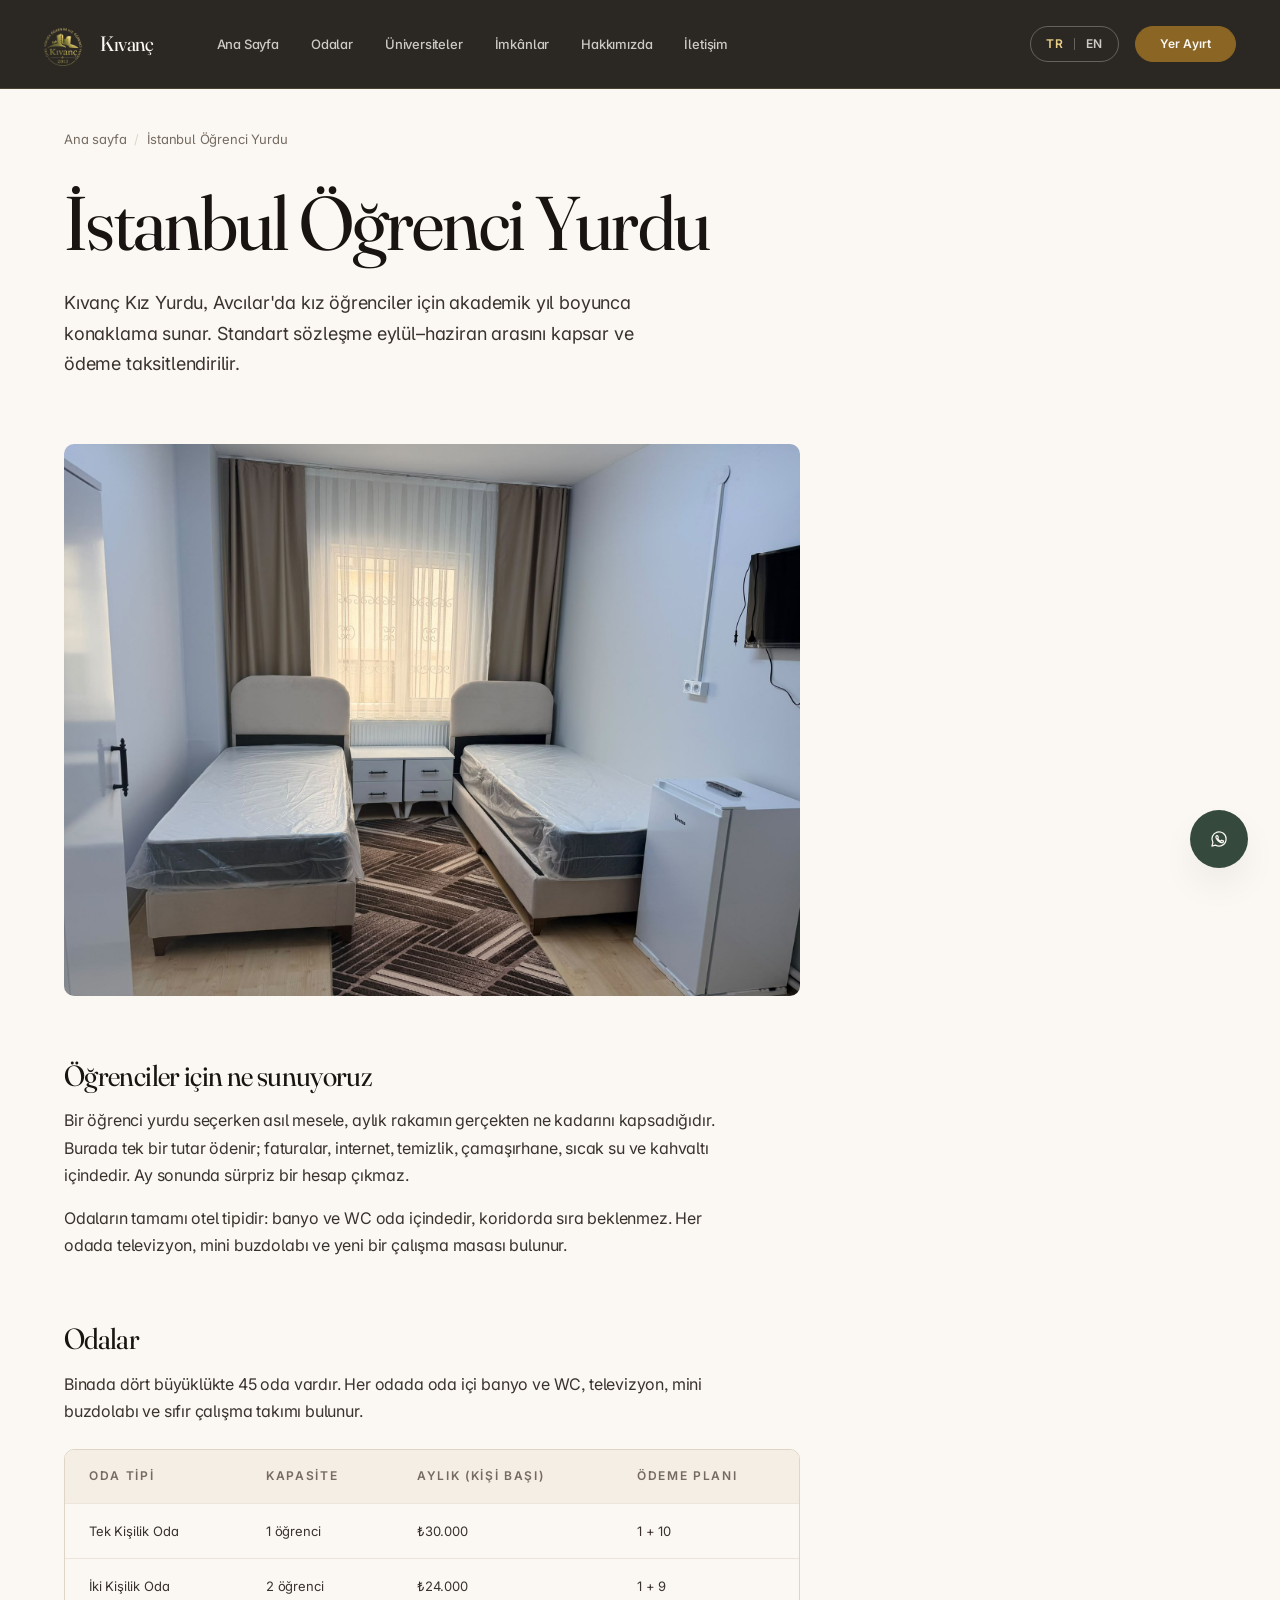
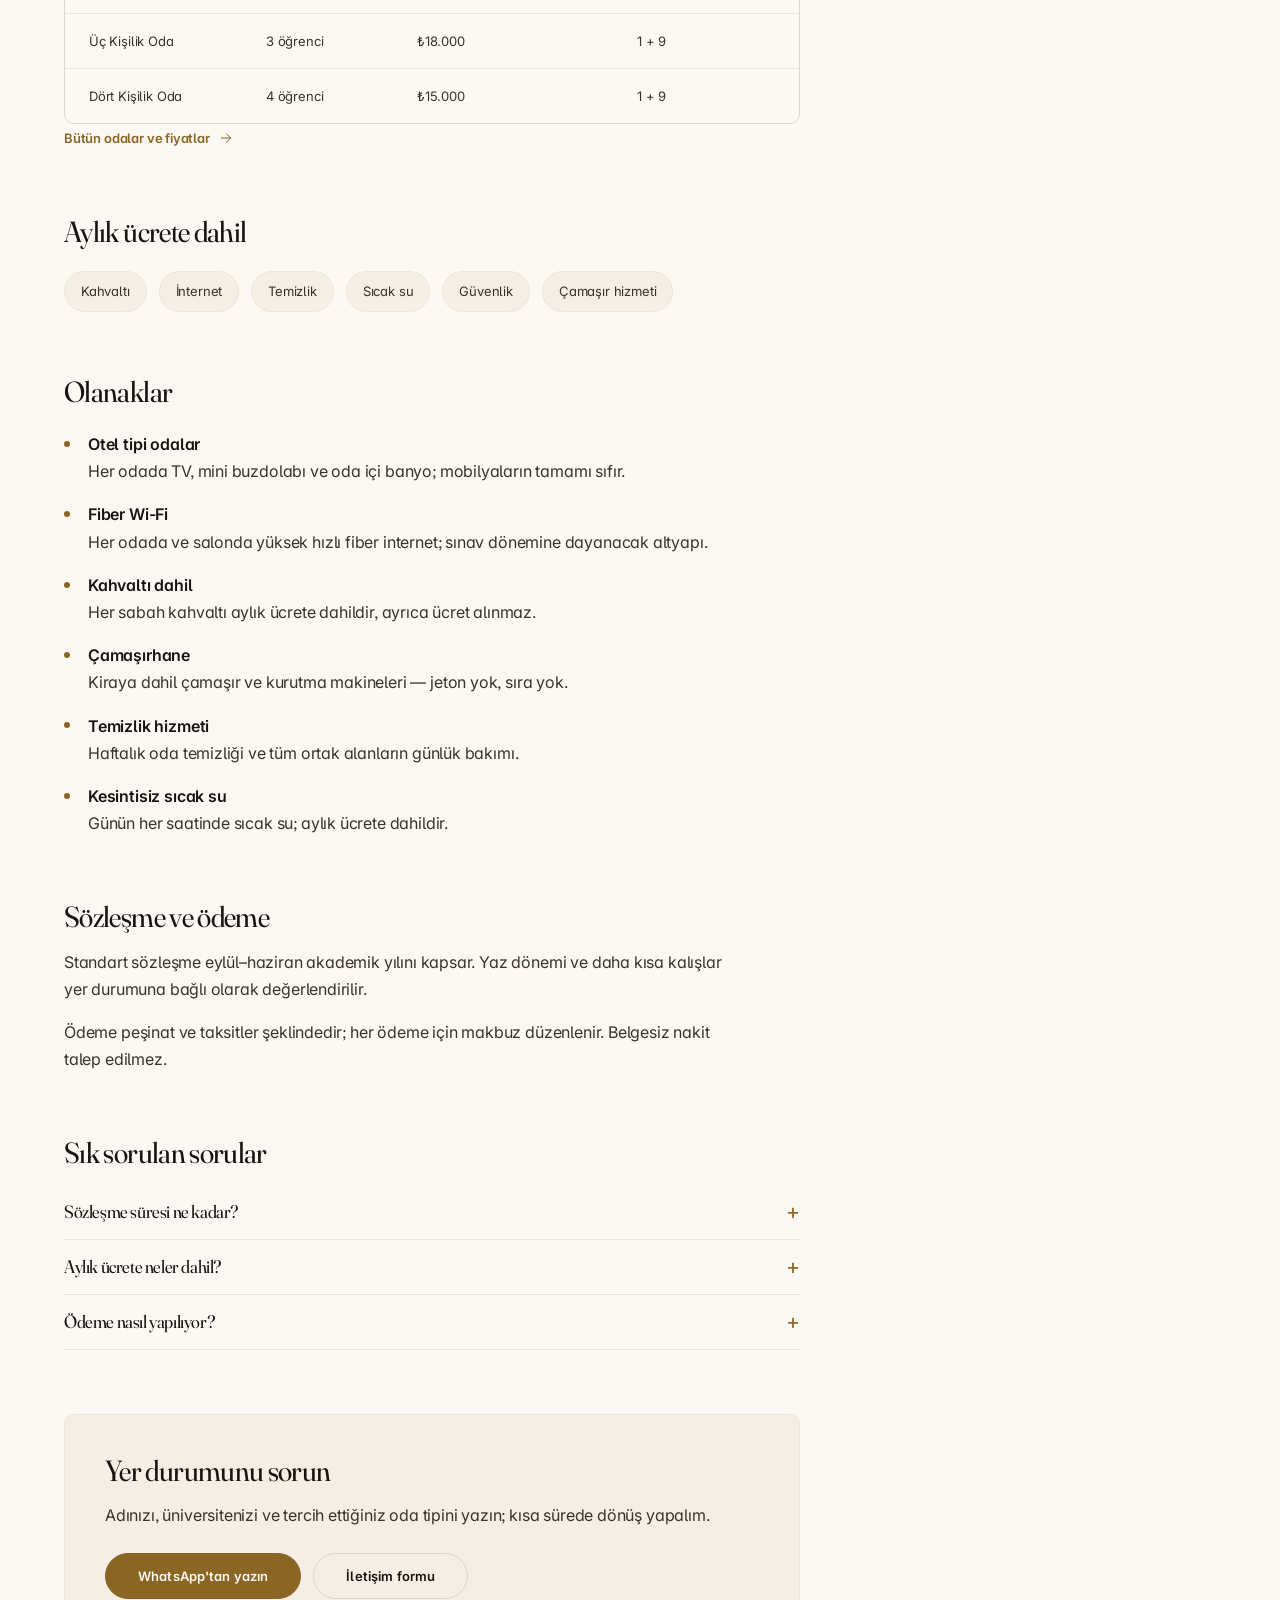
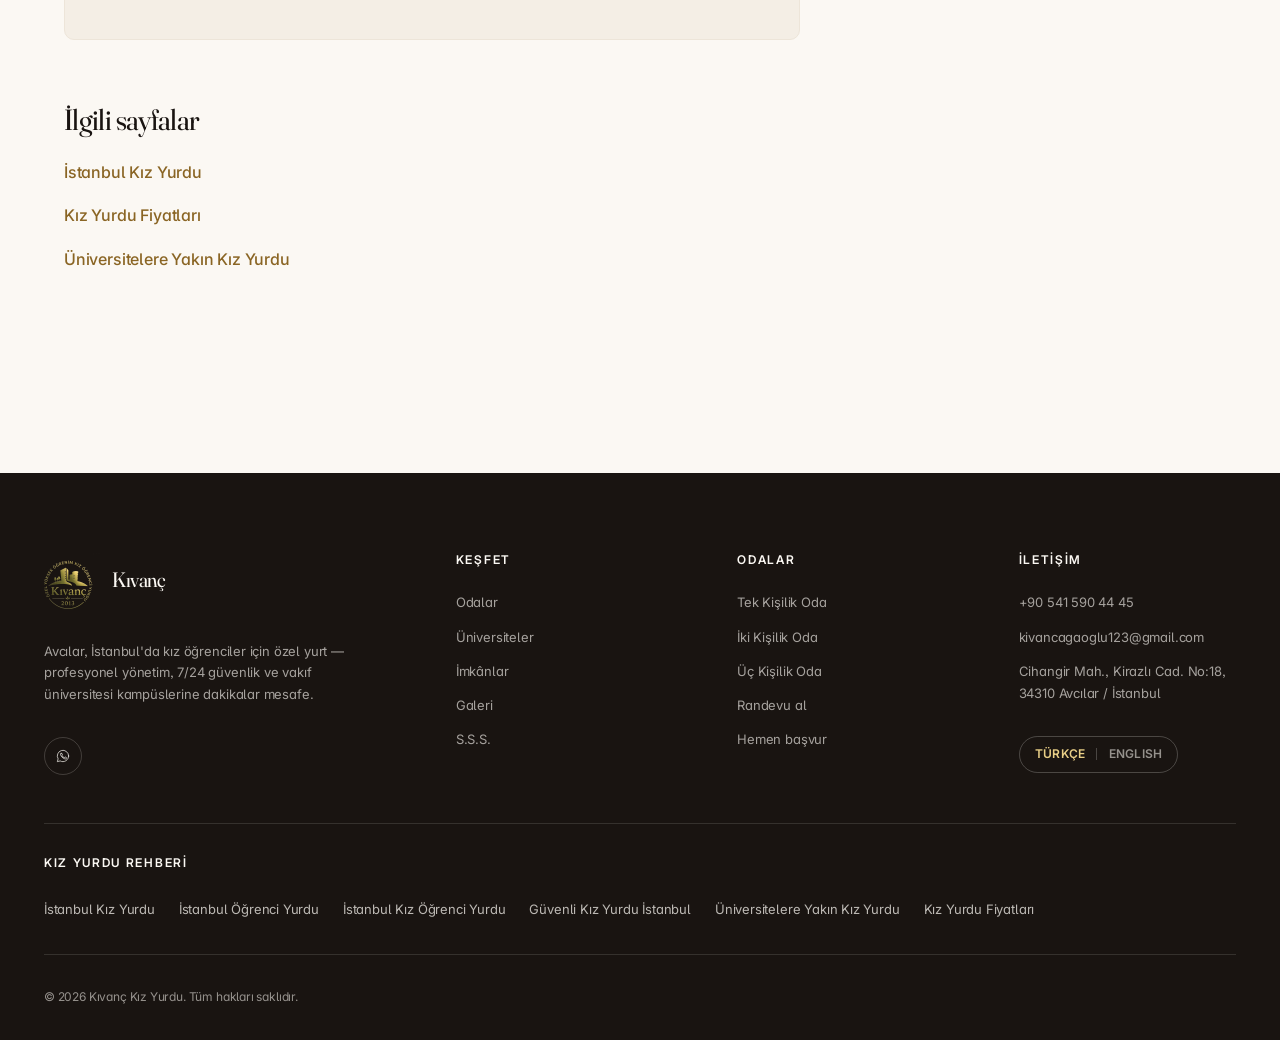
<file: istanbul-ogrenci-yurdu/index.html>
<!DOCTYPE html>
<!-- GENERATED by tools/build-seo-pages.py -- do not edit by hand.
     Copy lives in i18n/tr.json and i18n/en.json under seo.istanbul-ogrenci-yurdu -->
<html lang="tr" dir="ltr">
<head>
  <meta charset="UTF-8" />
  <meta name="viewport" content="width=device-width, initial-scale=1.0" />

  <title data-i18n="seo.istanbul-ogrenci-yurdu.title">İstanbul Öğrenci Yurdu | Kıvanç Kız Yurdu</title>
  <meta name="description" data-i18n-attr="content:seo.istanbul-ogrenci-yurdu.description"
        content="Avcılar'da öğrenci yurdu: dört oda tipi, aylık ₺15.000'den başlayan fiyatlar, taksitli ödeme, kahvaltı ve faturalar dahil." />
  <meta name="theme-color" content="#191411" />
  <meta name="robots" content="index, follow" />
  <link rel="canonical" href="https://kivanc-kizyurdu.com/istanbul-ogrenci-yurdu/" />

  <meta property="og:type" content="article" />
  <meta property="og:site_name" content="Kıvanç Kız Yurdu" />
  <meta property="og:title" data-i18n-attr="content:seo.istanbul-ogrenci-yurdu.title" content="İstanbul Öğrenci Yurdu | Kıvanç Kız Yurdu" />
  <meta property="og:description" data-i18n-attr="content:seo.istanbul-ogrenci-yurdu.description"
        content="Avcılar'da öğrenci yurdu: dört oda tipi, aylık ₺15.000'den başlayan fiyatlar, taksitli ödeme, kahvaltı ve faturalar dahil." />
  <meta name="twitter:card" content="summary_large_image" />
  <meta property="og:locale" content="tr_TR" />
  <meta property="og:locale:alternate" content="en_US" />
  <meta property="og:url" content="https://kivanc-kizyurdu.com/istanbul-ogrenci-yurdu/" />
  <meta property="og:image" content="https://kivanc-kizyurdu.com/assets/images/og-card.jpg" />
  <meta property="og:image:width" content="1200" />
  <meta property="og:image:height" content="630" />
  <script type="application/ld+json">
  {
    "@context": "https://schema.org",
    "@graph": [
      {
        "@type": "BreadcrumbList",
        "itemListElement": [
          {
            "@type": "ListItem",
            "position": 1,
            "name": "Ana sayfa",
            "item": "https://kivanc-kizyurdu.com/"
          },
          {
            "@type": "ListItem",
            "position": 2,
            "name": "İstanbul Öğrenci Yurdu",
            "item": "https://kivanc-kizyurdu.com/istanbul-ogrenci-yurdu/"
          }
        ]
      },
      {
        "@type": "FAQPage",
        "mainEntity": [
          {
            "@type": "Question",
            "name": "Sözleşme süresi ne kadar?",
            "acceptedAnswer": {
              "@type": "Answer",
              "text": "Standart sözleşme eylül–haziran arası akademik yılı kapsar. Yaz dönemi konaklaması ve daha kısa süreli kalışlar, yer durumuna bağlı olarak talep üzerine mümkündür."
            }
          },
          {
            "@type": "Question",
            "name": "Aylık ücrete neler dahil?",
            "acceptedAnswer": {
              "@type": "Answer",
              "text": "Kira, tüm faturalar, fiber internet, haftalık oda temizliği, çamaşırhane kullanımı, kesintisiz sıcak su, 7/24 güvenlik ve her sabah kahvaltı. Ay sonunda ayrıca bir fatura çıkmaz."
            }
          },
          {
            "@type": "Question",
            "name": "Ödeme nasıl yapılıyor?",
            "acceptedAnswer": {
              "@type": "Answer",
              "text": "Aylık banka havalesiyle ya da sözleşme sırasında belirlenen taksitlerle. Her ödeme için makbuz düzenliyoruz; belgesiz nakit talep etmiyoruz."
            }
          }
        ]
      }
    ]
  }
  </script>

  <link rel="icon" type="image/png" sizes="64x64" href="/assets/brand/favicon.png" />
  <link rel="apple-touch-icon" href="/assets/brand/apple-touch-icon.png" />

  <link rel="preconnect" href="https://fonts.googleapis.com" />
  <link rel="preconnect" href="https://fonts.gstatic.com" crossorigin />
  <link href="https://fonts.googleapis.com/css2?family=Fraunces:opsz,wght@9..144,300..700&family=Inter:wght@400;500;600;700&display=swap" rel="stylesheet" />

  <link rel="stylesheet" href="/css/main.css" />
</head>

<body class="page-seo">
  <a class="skip-link" href="#main" data-i18n="a11y.skipToContent">İçeriğe geç</a>

<svg width="0" height="0" style="position:absolute" aria-hidden="true" focusable="false">
    <defs>
      <symbol id="i-wifi" viewBox="0 0 24 24"><path d="M5 12.55a11 11 0 0 1 14.08 0M1.42 9a16 16 0 0 1 21.16 0M8.53 16.11a6 6 0 0 1 6.95 0"/><circle cx="12" cy="20" r="1"/></symbol>
      <symbol id="i-desk" viewBox="0 0 24 24"><path d="M3 8h18M4 8v12M20 8v12M3 4h18v4H3zM8 12h5"/></symbol>
      <symbol id="i-wardrobe" viewBox="0 0 24 24"><path d="M4 3h16v18H4zM12 3v18M9.5 11v2M14.5 11v2"/></symbol>
      <symbol id="i-tv" viewBox="0 0 24 24"><rect x="2" y="5" width="20" height="13" rx="2"/><path d="M8 21h8M12 18v3"/></symbol>
      <symbol id="i-fridge" viewBox="0 0 24 24"><rect x="5" y="2" width="14" height="20" rx="2"/><path d="M5 9h14M8 5.5v1.5M8 12v2"/></symbol>
      <symbol id="i-bath" viewBox="0 0 24 24"><path d="M3 12h18v3a4 4 0 0 1-4 4H7a4 4 0 0 1-4-4zM6 12V5a2 2 0 0 1 4 0M5 19l-1 2M19 19l1 2"/></symbol>
      <symbol id="i-users" viewBox="0 0 24 24"><path d="M16 21v-2a4 4 0 0 0-4-4H6a4 4 0 0 0-4 4v2"/><circle cx="9" cy="7" r="4"/><path d="M22 21v-2a4 4 0 0 0-3-3.87M16 3.13a4 4 0 0 1 0 7.75"/></symbol>
      <symbol id="i-bed" viewBox="0 0 24 24"><path d="M2 18v-7h20v7M2 18v2M22 18v2M2 11V6M6 11V8h5v3"/></symbol>
      <symbol id="i-shield" viewBox="0 0 24 24"><path d="M12 2l8 4v6c0 5-3.5 8.8-8 10-4.5-1.2-8-5-8-10V6z"/><path d="M9 12l2 2 4-4"/></symbol>
      <symbol id="i-camera" viewBox="0 0 24 24"><path d="M23 7l-7 5 7 5zM1 5h15v14H1z"/><circle cx="8.5" cy="12" r="2.5"/></symbol>
      <symbol id="i-laundry" viewBox="0 0 24 24"><rect x="4" y="2" width="16" height="20" rx="2"/><circle cx="12" cy="14" r="4"/><path d="M8 6h.01M12 6h.01"/></symbol>
      <symbol id="i-book" viewBox="0 0 24 24"><path d="M4 19.5A2.5 2.5 0 0 1 6.5 17H20"/><path d="M6.5 2H20v20H6.5A2.5 2.5 0 0 1 4 19.5v-15A2.5 2.5 0 0 1 6.5 2z"/></symbol>
      <symbol id="i-coffee" viewBox="0 0 24 24"><path d="M18 8h1a4 4 0 0 1 0 8h-1M2 8h16v9a4 4 0 0 1-4 4H6a4 4 0 0 1-4-4zM6 1v3M10 1v3M14 1v3"/></symbol>
      <symbol id="i-gym" viewBox="0 0 24 24"><path d="M6.5 6.5v11M3.5 9v6M17.5 6.5v11M20.5 9v6M6.5 12h11"/></symbol>
      <symbol id="i-sparkle" viewBox="0 0 24 24"><path d="M12 2l1.9 5.6L19.5 9.5 13.9 11.4 12 17l-1.9-5.6L4.5 9.5l5.6-1.9zM19 15l.8 2.2L22 18l-2.2.8L19 21l-.8-2.2L16 18l2.2-.8z"/></symbol>
      <symbol id="i-headset" viewBox="0 0 24 24"><path d="M3 14v-2a9 9 0 0 1 18 0v2"/><path d="M21 15a2 2 0 0 1-2 2h-1v-6h1a2 2 0 0 1 2 2zM3 15a2 2 0 0 0 2 2h1v-6H5a2 2 0 0 0-2 2zM21 17v1a3 3 0 0 1-3 3h-4"/></symbol>
      <symbol id="i-bell" viewBox="0 0 24 24"><path d="M18 8a6 6 0 1 0-12 0c0 7-3 9-3 9h18s-3-2-3-9"/><path d="M13.7 21a2 2 0 0 1-3.4 0"/></symbol>
      <symbol id="i-droplet" viewBox="0 0 24 24"><path d="M12 2.7 6.6 8.1a7.6 7.6 0 1 0 10.8 0z"/><path d="M12 18a3.5 3.5 0 0 1-3.5-3.5"/></symbol>
      <symbol id="i-bus" viewBox="0 0 24 24"><path d="M4 5h16v11H4zM4 16v3h3v-3M17 16v3h3v-3M2 9h2M20 9h2M4 12h16"/><circle cx="7.5" cy="13.5" r=".6"/><circle cx="16.5" cy="13.5" r=".6"/></symbol>
      <symbol id="i-walk" viewBox="0 0 24 24"><circle cx="13" cy="4" r="2"/><path d="M11 21l1.5-6-3-2.5V9l4-1.5 3 2.5 2.5 1M9.5 12.5L7 15l-1 6"/></symbol>
      <symbol id="i-metro" viewBox="0 0 24 24"><rect x="5" y="3" width="14" height="13" rx="3"/><path d="M5 10h14M8 20l-2 2M16 20l2 2M8 16.5h.01M16 16.5h.01"/></symbol>
      <symbol id="i-clock" viewBox="0 0 24 24"><circle cx="12" cy="12" r="9"/><path d="M12 7v5l3 2"/></symbol>
      <symbol id="i-phone" viewBox="0 0 24 24"><path d="M22 16.9v3a2 2 0 0 1-2.2 2 19.8 19.8 0 0 1-8.6-3.1 19.5 19.5 0 0 1-6-6A19.8 19.8 0 0 1 2 4.2 2 2 0 0 1 4 2h3a2 2 0 0 1 2 1.7c.1 1 .4 1.9.7 2.8a2 2 0 0 1-.5 2.1L8.1 9.9a16 16 0 0 0 6 6l1.3-1.1a2 2 0 0 1 2.1-.5c.9.3 1.8.6 2.8.7a2 2 0 0 1 1.7 2z"/></symbol>
      <symbol id="i-mail" viewBox="0 0 24 24"><rect x="2" y="4" width="20" height="16" rx="2"/><path d="m2 7 10 6 10-6"/></symbol>
      <symbol id="i-pin" viewBox="0 0 24 24"><path d="M21 10c0 7-9 13-9 13S3 17 3 10a9 9 0 0 1 18 0z"/><circle cx="12" cy="10" r="3"/></symbol>
      <symbol id="i-whatsapp" viewBox="0 0 24 24"><path d="M20.5 12a8.5 8.5 0 0 1-12.7 7.4L3.5 20.5l1.2-4.2A8.5 8.5 0 1 1 20.5 12z"/><path d="M8.8 8.4c.2-.4.4-.4.6-.4h.5c.2 0 .4 0 .6.5l.7 1.7c.1.2 0 .4-.1.5l-.4.5c-.1.2-.3.3-.1.6a7 7 0 0 0 3 2.6c.3.1.5.1.7-.1l.6-.7c.2-.2.3-.2.6-.1l1.6.8c.3.1.4.2.4.4a2 2 0 0 1-1.3 1.6c-.5.2-1.2.2-3.5-.9a9 9 0 0 1-3.8-4c-.5-1-.6-1.9-.6-2.2 0-.4.2-.6.5-.8z"/></symbol>
      <symbol id="i-arrow" viewBox="0 0 24 24"><path d="M5 12h14M13 6l6 6-6 6"/></symbol>
      <symbol id="i-chevron" viewBox="0 0 24 24"><path d="m6 9 6 6 6-6"/></symbol>
      <symbol id="i-plus" viewBox="0 0 24 24"><path d="M12 5v14M5 12h14"/></symbol>
      <symbol id="i-check" viewBox="0 0 24 24"><path d="M20 6 9 17l-5-5"/></symbol>
      <symbol id="i-close" viewBox="0 0 24 24"><path d="M18 6 6 18M6 6l12 12"/></symbol>
      <symbol id="i-menu" viewBox="0 0 24 24"><path d="M3 6h18M3 12h18M3 18h18"/></symbol>
      <symbol id="i-globe" viewBox="0 0 24 24"><circle cx="12" cy="12" r="9"/><path d="M3 12h18M12 3a15 15 0 0 1 0 18 15 15 0 0 1 0-18z"/></symbol>
      <symbol id="i-quote" viewBox="0 0 24 24" fill="currentColor" stroke="none"><path d="M9.5 6C6.5 7.4 5 9.9 5 13.5V18h6v-6H8.2c.2-1.7 1-2.9 2.6-3.7zm9 0c-3 1.4-4.5 3.9-4.5 7.5V18h6v-6h-2.8c.2-1.7 1-2.9 2.6-3.7z"/></symbol>
      <symbol id="i-star" viewBox="0 0 24 24" fill="currentColor" stroke="none"><path d="m12 2 2.9 6.3 6.8.8-5 4.7 1.3 6.8L12 17.3 6 20.6l1.3-6.8-5-4.7 6.8-.8z"/></symbol>
      <symbol id="i-expand" viewBox="0 0 24 24"><path d="M15 3h6v6M9 21H3v-6M21 3l-7 7M3 21l7-7"/></symbol>
    </defs>
  </svg>

<header class="header" id="header" data-header>
    <div class="header__inner container container--wide">

      <a class="brand" href="/" data-i18n-attr="aria-label:brand.name" aria-label="Kıvanç Kız Yurdu">
        <!-- Gold-on-transparent extraction of the real badge. It is only legible
             on a dark surface, which is why the header stays charcoal. -->
        <img class="brand__badge" src="/assets/brand/logo.png" alt="" aria-hidden="true"
             width="224" height="224" fetchpriority="high" />
        <span class="brand__text">
          <span class="brand__name">Kıvanç</span>
          <span class="brand__suffix" data-i18n="brand.suffix">Kız Yurdu</span>
        </span>
      </a>

      <nav class="nav" id="primary-nav" aria-label="Primary">
        <ul class="nav__list">
          <li><a class="nav__link" href="/"          data-i18n="nav.home">Ana Sayfa</a></li>
          <li><a class="nav__link" href="/#rooms"        data-i18n="nav.rooms">Odalar</a></li>
          <li><a class="nav__link" href="/#universities" data-i18n="nav.universities">Üniversiteler</a></li>
          <li><a class="nav__link" href="/#amenities"    data-i18n="nav.amenities">İmkânlar</a></li>
          <li><a class="nav__link" href="/#about"        data-i18n="nav.about">Hakkımızda</a></li>
          <li><a class="nav__link" href="/#contact"      data-i18n="nav.contact">İletişim</a></li>
        </ul>
      </nav>

      <div class="header__actions">
        <!-- Compact language toggle (the primary one lives in the hero) -->
        <div class="lang-switch lang-switch--compact" role="group"
             data-i18n-attr="aria-label:a11y.languageSwitcher" aria-label="Dil değiştir">
          <button type="button" class="lang-switch__btn" data-lang="tr" lang="tr">TR</button>
          <span class="lang-switch__sep" aria-hidden="true"></span>
          <button type="button" class="lang-switch__btn" data-lang="en" lang="en">EN</button>
        </div>

        <a class="btn btn--sm header__cta" href="/#contact" data-i18n="nav.cta">Yer Ayırt</a>

        <button type="button" class="nav-toggle" id="nav-toggle"
                aria-expanded="false" aria-controls="mobile-drawer"
                data-i18n-attr="aria-label:a11y.openMenu" aria-label="Menüyü aç">
          <svg class="icon nav-toggle__open"  aria-hidden="true"><use href="#i-menu"></use></svg>
          <svg class="icon nav-toggle__close" aria-hidden="true"><use href="#i-close"></use></svg>
        </button>
      </div>
    </div>
  </header>

<div class="drawer" id="mobile-drawer" hidden>
    <nav class="drawer__nav" data-i18n-attr="aria-label:a11y.mobileNav" aria-label="Mobil menü">
      <a class="drawer__link" href="/#rooms"        data-i18n="nav.rooms">Odalar</a>
      <a class="drawer__link" href="/#universities" data-i18n="nav.universities">Üniversiteler</a>
      <a class="drawer__link" href="/#amenities"    data-i18n="nav.amenities">İmkânlar</a>
      <a class="drawer__link" href="/#about"        data-i18n="nav.about">Hakkımızda</a>
      <a class="drawer__link" href="/#gallery"      data-i18n="nav.gallery">Galeri</a>
      <a class="drawer__link" href="/#faq"          data-i18n="nav.faq">S.S.S.</a>
      <a class="drawer__link" href="/#contact"      data-i18n="nav.contact">İletişim</a>
    </nav>
    <div class="drawer__foot">
      <a class="btn btn--block" href="/#contact" data-i18n="nav.cta">Yer Ayırt</a>
      <div class="lang-switch" role="group"
           data-i18n-attr="aria-label:a11y.languageSwitcher" aria-label="Dil değiştir">
        <button type="button" class="lang-switch__btn" data-lang="tr" lang="tr">Türkçe</button>
        <span class="lang-switch__sep" aria-hidden="true"></span>
        <button type="button" class="lang-switch__btn" data-lang="en" lang="en">English</button>
      </div>
    </div>
  </div>

  <main id="main">
    <article class="seo-page">
      <div class="container">

        <nav class="crumbs" data-i18n-attr="aria-label:seo.common.breadcrumbLabel" aria-label="Sayfa yolu">
          <ol>
            <li><a href="/" data-i18n="seo.common.breadcrumbHome">Ana sayfa</a></li>
            <li aria-current="page" data-i18n="seo.istanbul-ogrenci-yurdu.h1">İstanbul Öğrenci Yurdu</li>
          </ol>
        </nav>

        <header class="seo-hero">
          <h1 data-i18n="seo.istanbul-ogrenci-yurdu.h1">İstanbul Öğrenci Yurdu</h1>
          <p class="seo-hero__lede" data-i18n="seo.istanbul-ogrenci-yurdu.lede">Kıvanç Kız Yurdu, Avcılar'da kız öğrenciler için akademik yıl boyunca konaklama sunar. Standart sözleşme eylül–haziran arasını kapsar ve ödeme taksitlendirilir.</p>
        </header>

        <figure class="seo-figure">
          <img src="/assets/images/room-double-3.jpg" data-i18n-attr="alt:rooms.f2.alt" alt="İki kişilik oda: iki yatak, televizyon ve oda içi banyo"
               loading="lazy" decoding="async" width="1050" height="1400" />
        </figure>

        <section class="seo-block">
          <h2 data-i18n="seo.istanbul-ogrenci-yurdu.intro.0.h">Öğrenciler için ne sunuyoruz</h2>
          <p data-i18n="seo.istanbul-ogrenci-yurdu.intro.0.p.0">Bir öğrenci yurdu seçerken asıl mesele, aylık rakamın gerçekten ne kadarını kapsadığıdır. Burada tek bir tutar ödenir; faturalar, internet, temizlik, çamaşırhane, sıcak su ve kahvaltı içindedir. Ay sonunda sürpriz bir hesap çıkmaz.</p>
          <p data-i18n="seo.istanbul-ogrenci-yurdu.intro.0.p.1">Odaların tamamı otel tipidir: banyo ve WC oda içindedir, koridorda sıra beklenmez. Her odada televizyon, mini buzdolabı ve yeni bir çalışma masası bulunur.</p>
        </section>

        <section class="seo-block">
          <h2 data-i18n="seo.common.roomsH">Odalar</h2>
          <p data-i18n="seo.common.roomsP">Binada dört büyüklükte 45 oda vardır. Her odada oda içi banyo ve WC, televizyon, mini buzdolabı ve sıfır çalışma takımı bulunur.</p>
          <div class="seo-table-wrap">
            <table class="seo-table">
              <thead><tr><th><span data-i18n="seo.common.tblRoom">Oda tipi</span></th><th><span data-i18n="seo.common.tblCap">Kapasite</span></th><th><span data-i18n="seo.common.tblPrice">Aylık (kişi başı)</span></th><th><span data-i18n="seo.common.tblPlan">Ödeme planı</span></th></tr></thead>
              <tbody>
              <tr><td><span data-i18n="rooms.f1.name">Tek Kişilik Oda</span></td><td><span data-i18n="rooms.f1.capacity">1 öğrenci</span></td><td><span data-i18n="rooms.f1.price">₺30.000</span></td><td>1 + 10</td></tr>
              <tr><td><span data-i18n="rooms.f2.name">İki Kişilik Oda</span></td><td><span data-i18n="rooms.f2.capacity">2 öğrenci</span></td><td><span data-i18n="rooms.f2.price">₺24.000</span></td><td>1 + 9</td></tr>
              <tr><td><span data-i18n="rooms.f3.name">Üç Kişilik Oda</span></td><td><span data-i18n="rooms.f3.capacity">3 öğrenci</span></td><td><span data-i18n="rooms.f3.price">₺18.000</span></td><td>1 + 9</td></tr>
              <tr><td><span data-i18n="rooms.f4.name">Dört Kişilik Oda</span></td><td><span data-i18n="rooms.f4.capacity">4 öğrenci</span></td><td><span data-i18n="rooms.f4.price">₺15.000</span></td><td>1 + 9</td></tr>
              </tbody>
            </table>
          </div>
          <p><a class="link-arrow" href="/rooms.html"><span data-i18n="seo.common.seeRooms">Bütün odalar ve fiyatlar</span><svg class="icon icon--sm" aria-hidden="true"><use href="#i-arrow"></use></svg></a></p>
        </section>

        <section class="seo-block">
          <h2 data-i18n="seo.common.includedH">Aylık ücrete dahil</h2>
          <ul class="seo-chips">
            <li data-i18n="roomsPage.inc1">Kahvaltı</li>
            <li data-i18n="roomsPage.inc2">İnternet</li>
            <li data-i18n="roomsPage.inc3">Temizlik</li>
            <li data-i18n="roomsPage.inc4">Sıcak su</li>
            <li data-i18n="roomsPage.inc5">Güvenlik</li>
            <li data-i18n="roomsPage.inc6">Çamaşır hizmeti</li>
          </ul>
        </section>

        <section class="seo-block">
          <h2 data-i18n="seo.common.facilitiesH">Olanaklar</h2>
          <ul class="seo-list">
            <li><strong data-i18n="amen.4.title">Otel tipi odalar</strong> <span data-i18n="amen.4.desc">Her odada TV, mini buzdolabı ve oda içi banyo; mobilyaların tamamı sıfır.</span></li>
            <li><strong data-i18n="amen.3.title">Fiber Wi-Fi</strong> <span data-i18n="amen.3.desc">Her odada ve salonda yüksek hızlı fiber internet; sınav dönemine dayanacak altyapı.</span></li>
            <li><strong data-i18n="amen.5.title">Kahvaltı dahil</strong> <span data-i18n="amen.5.desc">Her sabah kahvaltı aylık ücrete dahildir, ayrıca ücret alınmaz.</span></li>
            <li><strong data-i18n="amen.6.title">Çamaşırhane</strong> <span data-i18n="amen.6.desc">Kiraya dahil çamaşır ve kurutma makineleri — jeton yok, sıra yok.</span></li>
            <li><strong data-i18n="amen.8.title">Temizlik hizmeti</strong> <span data-i18n="amen.8.desc">Haftalık oda temizliği ve tüm ortak alanların günlük bakımı.</span></li>
            <li><strong data-i18n="amen.12.title">Kesintisiz sıcak su</strong> <span data-i18n="amen.12.desc">Günün her saatinde sıcak su; aylık ücrete dahildir.</span></li>
          </ul>
        </section>

        <section class="seo-block">
          <h2 data-i18n="seo.istanbul-ogrenci-yurdu.close.h">Sözleşme ve ödeme</h2>
          <p data-i18n="seo.istanbul-ogrenci-yurdu.close.p.0">Standart sözleşme eylül–haziran akademik yılını kapsar. Yaz dönemi ve daha kısa kalışlar yer durumuna bağlı olarak değerlendirilir.</p>
          <p data-i18n="seo.istanbul-ogrenci-yurdu.close.p.1">Ödeme peşinat ve taksitler şeklindedir; her ödeme için makbuz düzenlenir. Belgesiz nakit talep edilmez.</p>
        </section>

        <section class="seo-block seo-faq">
          <h2 data-i18n="seo.common.faqH">Sık sorulan sorular</h2>
          <details class="seo-faq__item">
            <summary><h3 data-i18n="faq.2.q">Sözleşme süresi ne kadar?</h3></summary>
            <p data-i18n="faq.2.a">Standart sözleşme eylül–haziran arası akademik yılı kapsar. Yaz dönemi konaklaması ve daha kısa süreli kalışlar, yer durumuna bağlı olarak talep üzerine mümkündür.</p>
          </details>
          <details class="seo-faq__item">
            <summary><h3 data-i18n="faq.3.q">Aylık ücrete neler dahil?</h3></summary>
            <p data-i18n="faq.3.a">Kira, tüm faturalar, fiber internet, haftalık oda temizliği, çamaşırhane kullanımı, kesintisiz sıcak su, 7/24 güvenlik ve her sabah kahvaltı. Ay sonunda ayrıca bir fatura çıkmaz.</p>
          </details>
          <details class="seo-faq__item">
            <summary><h3 data-i18n="faq.5.q">Ödeme nasıl yapılıyor?</h3></summary>
            <p data-i18n="faq.5.a">Aylık banka havalesiyle ya da sözleşme sırasında belirlenen taksitlerle. Her ödeme için makbuz düzenliyoruz; belgesiz nakit talep etmiyoruz.</p>
          </details>
        </section>

        <section class="seo-block seo-cta">
          <h2 data-i18n="seo.common.ctaH">Yer durumunu sorun</h2>
          <p data-i18n="seo.common.ctaP">Adınızı, üniversitenizi ve tercih ettiğiniz oda tipini yazın; kısa sürede dönüş yapalım.</p>
          <div class="seo-cta__actions">
            <a class="btn" href="https://wa.me/905415904445" data-contact-wa target="_blank" rel="noopener" data-i18n="seo.common.ctaWa">WhatsApp'tan yazın</a>
            <a class="btn btn--ghost" href="/#contact" data-i18n="seo.common.ctaForm">İletişim formu</a>
          </div>
        </section>

        <section class="seo-block seo-related">
          <h2 data-i18n="seo.common.relatedH">İlgili sayfalar</h2>
          <ul class="seo-list seo-list--plain">
            <li><a href="/istanbul-kiz-yurdu/" data-i18n="seo.istanbul-kiz-yurdu.navLabel">İstanbul Kız Yurdu</a></li>
            <li><a href="/kiz-yurdu-fiyatlari/" data-i18n="seo.kiz-yurdu-fiyatlari.navLabel">Kız Yurdu Fiyatları</a></li>
            <li><a href="/universitelere-yakin-kiz-yurdu/" data-i18n="seo.universitelere-yakin-kiz-yurdu.navLabel">Üniversitelere Yakın Kız Yurdu</a></li>
          </ul>
        </section>

      </div>
    </article>
  </main>

<footer class="footer">
    <div class="container container--wide">
      <div class="footer__top">

        <div class="footer__brand">
          <a class="brand brand--footer" href="/" data-i18n-attr="aria-label:brand.name" aria-label="Kıvanç Kız Yurdu">
            <img class="brand__badge" src="/assets/brand/logo.png" alt="" aria-hidden="true"
                 width="224" height="224" loading="lazy" />
            <span class="brand__text">
              <span class="brand__name">Kıvanç</span>
              <span class="brand__suffix" data-i18n="brand.suffix">Kız Yurdu</span>
            </span>
          </a>
          <p class="footer__desc" data-i18n="footer.desc">Avcılar, İstanbul'da kız öğrenciler için özel yurt — profesyonel yönetim, 7/24 güvenlik ve vakıf üniversitesi kampüslerine dakikalar mesafe.</p>
          <ul class="social">
            <li><a href="https://wa.me/905415904445" data-contact-wa target="_blank" rel="noopener" data-i18n-attr="aria-label:footer.social.whatsapp" aria-label="WhatsApp"><svg class="icon icon--sm" aria-hidden="true"><use href="#i-whatsapp"></use></svg></a></li>
          </ul>
        </div>

        <nav class="footer__col" data-i18n-attr="aria-label:footer.exploreTitle" aria-label="Keşfet">
          <h4 class="footer__title" data-i18n="footer.exploreTitle">Keşfet</h4>
          <ul class="footer__links">
            <li><a href="/#rooms"        data-i18n="nav.rooms">Odalar</a></li>
            <li><a href="/#universities" data-i18n="nav.universities">Üniversiteler</a></li>
            <li><a href="/#amenities"    data-i18n="nav.amenities">İmkânlar</a></li>
            <li><a href="/#gallery"      data-i18n="nav.gallery">Galeri</a></li>
            <li><a href="/#faq"          data-i18n="nav.faq">S.S.S.</a></li>
          </ul>
        </nav>

        <nav class="footer__col" data-i18n-attr="aria-label:footer.residencesTitle" aria-label="Odalar">
          <h4 class="footer__title" data-i18n="footer.residencesTitle">Odalar</h4>
          <ul class="footer__links">
            <li><a href="/#rooms" data-i18n="rooms.f1.name">Tek Kişilik Oda</a></li>
            <li><a href="/#rooms" data-i18n="rooms.f2.name">İki Kişilik Oda</a></li>
            <li><a href="/#rooms" data-i18n="rooms.f3.name">Üç Kişilik Oda</a></li>
            <li><a href="/#contact" data-i18n="footer.bookVisit">Randevu al</a></li>
            <li><a href="/#contact" data-i18n="footer.applyNow">Hemen başvur</a></li>
          </ul>
        </nav>

        <div class="footer__col">
          <h4 class="footer__title" data-i18n="footer.contactTitle">İletişim</h4>
          <ul class="footer__links">
            <li><a href="tel:+905415904445" data-contact-tel data-i18n="contact.phone">+90 541 590 44 45</a></li>
            <li><a href="mailto:kivancagaoglu123@gmail.com" data-contact-mail data-i18n="contact.email">kivancagaoglu123@gmail.com</a></li>
            <li><a href="#" data-contact-map target="_blank" rel="noopener"
                   data-i18n="contact.address">Cihangir Mah., Kirazlı Cad. No:18, 34310 Avcılar / İstanbul</a></li>
          </ul>
          <div class="lang-switch lang-switch--footer" role="group"
               data-i18n-attr="aria-label:a11y.languageSwitcher" aria-label="Dil değiştir">
            <button type="button" class="lang-switch__btn" data-lang="tr" lang="tr">Türkçe</button>
            <span class="lang-switch__sep" aria-hidden="true"></span>
            <button type="button" class="lang-switch__btn" data-lang="en" lang="en">English</button>
          </div>
        </div>
      </div>


      <!-- Guide links. A separate full-width band rather than a fifth column:
           .footer__top tiles 3-up and 4-up, and a fifth column would leave
           orphaned cells at both breakpoints. Ordinary visible <a> links. -->
      <nav class="footer__seo" data-i18n-attr="aria-label:seo.common.footerTitle" aria-label="Kız Yurdu Rehberi">
        <h4 class="footer__title" data-i18n="seo.common.footerTitle">Kız Yurdu Rehberi</h4>
        <ul class="footer__seo-links">
            <li><a href="/istanbul-kiz-yurdu/" data-i18n="seo.istanbul-kiz-yurdu.navLabel">İstanbul Kız Yurdu</a></li>
            <li><a href="/istanbul-ogrenci-yurdu/" data-i18n="seo.istanbul-ogrenci-yurdu.navLabel">İstanbul Öğrenci Yurdu</a></li>
            <li><a href="/istanbul-kiz-ogrenci-yurdu/" data-i18n="seo.istanbul-kiz-ogrenci-yurdu.navLabel">İstanbul Kız Öğrenci Yurdu</a></li>
            <li><a href="/guvenli-kiz-yurdu-istanbul/" data-i18n="seo.guvenli-kiz-yurdu-istanbul.navLabel">Güvenli Kız Yurdu İstanbul</a></li>
            <li><a href="/universitelere-yakin-kiz-yurdu/" data-i18n="seo.universitelere-yakin-kiz-yurdu.navLabel">Üniversitelere Yakın Kız Yurdu</a></li>
            <li><a href="/kiz-yurdu-fiyatlari/" data-i18n="seo.kiz-yurdu-fiyatlari.navLabel">Kız Yurdu Fiyatları</a></li>
        </ul>
      </nav>

      <div class="footer__bottom">
        <p data-i18n="footer.copyright">© 2026 Kıvanç Kız Yurdu. Tüm hakları saklıdır.</p>
      </div>
    </div>
  </footer>

<a class="wa-fab" href="https://wa.me/905415904445" data-contact-wa target="_blank" rel="noopener"
     data-i18n-attr="aria-label:a11y.whatsappFab" aria-label="WhatsApp'tan yazın">
    <svg class="icon" aria-hidden="true"><use href="#i-whatsapp"></use></svg>
  </a>

  <!-- These pages target Turkish queries, so they open in Turkish unless the
       visitor has chosen otherwise, rather than following the browser. Without
       it a crawler asking for en-US reads English body copy under a Turkish
       <title>, which is exactly the mismatch that sinks a landing page. -->
  <script>window.__LANG_DEFAULT = "tr";</script>
  <script src="/i18n/bundle.js"></script>
  <script src="/js/i18n.js"></script>
  <script src="/js/main.js"></script>
</body>
</html>
</file>
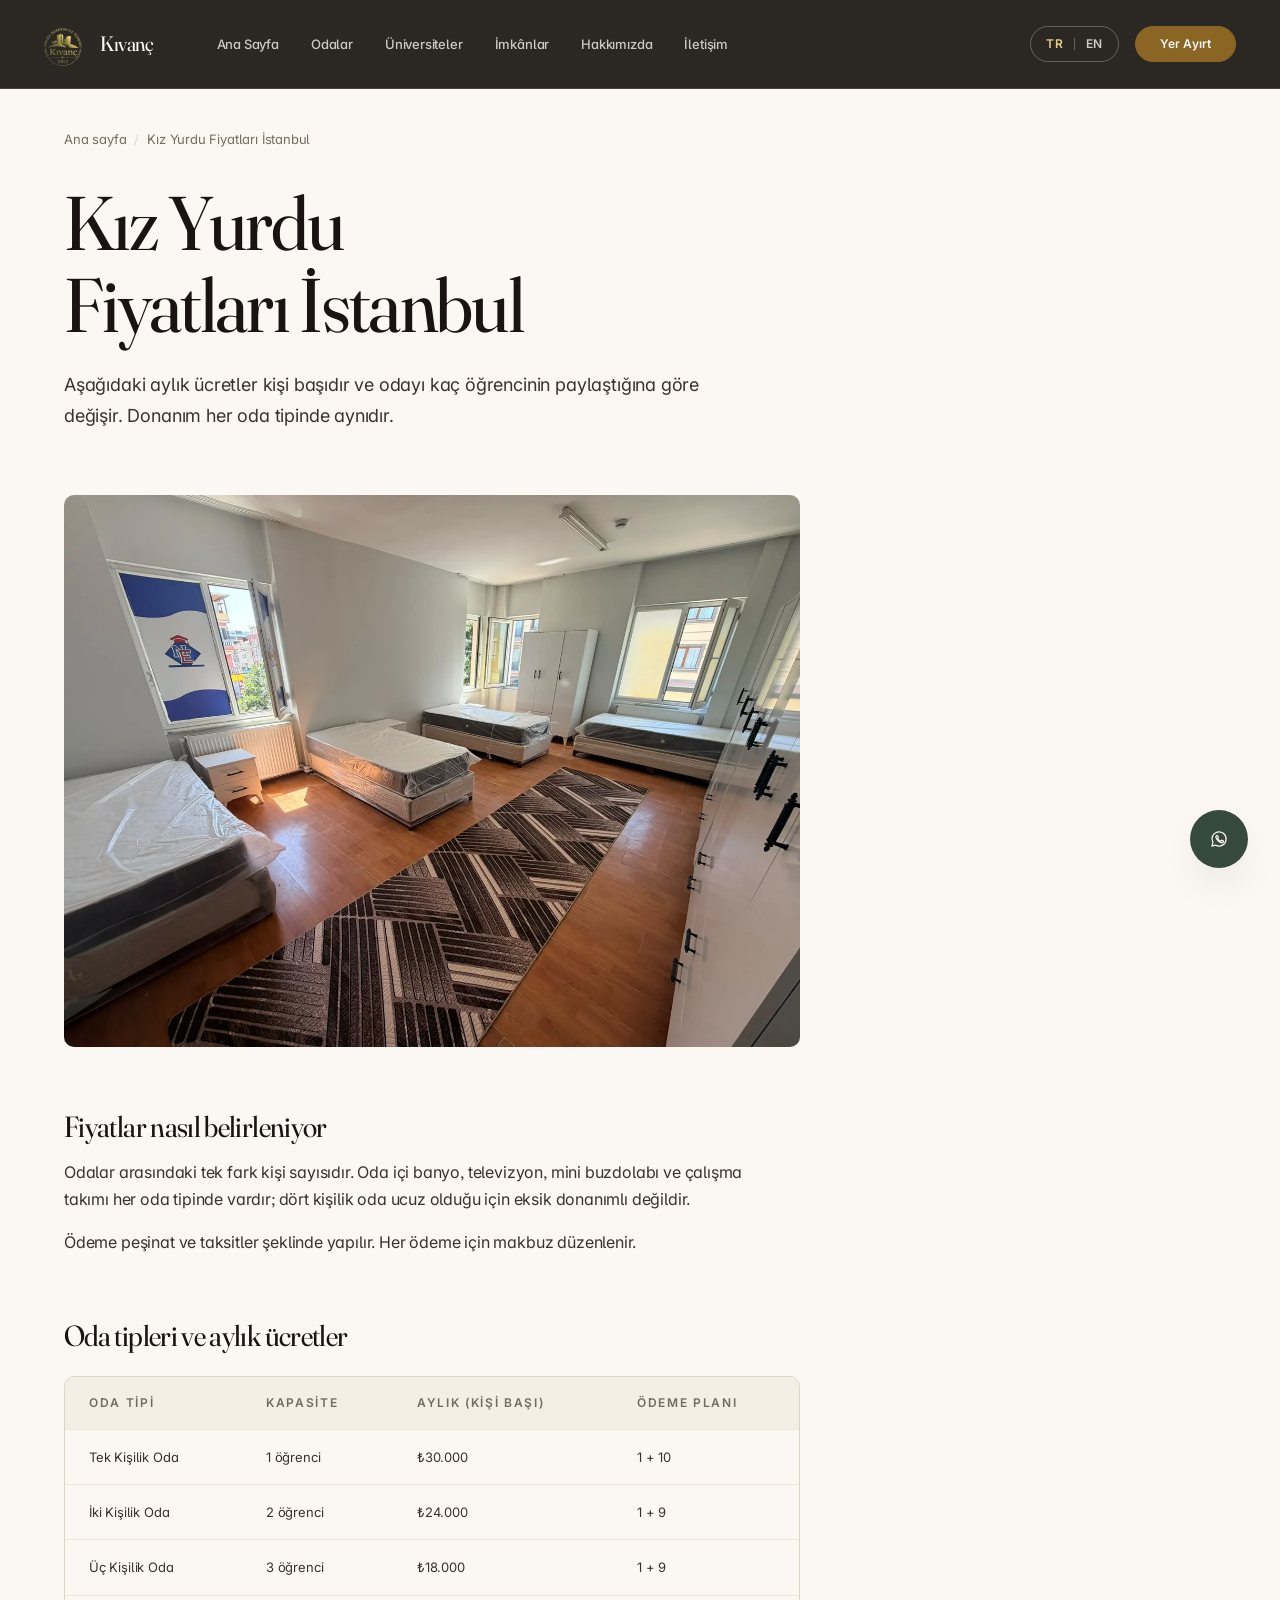
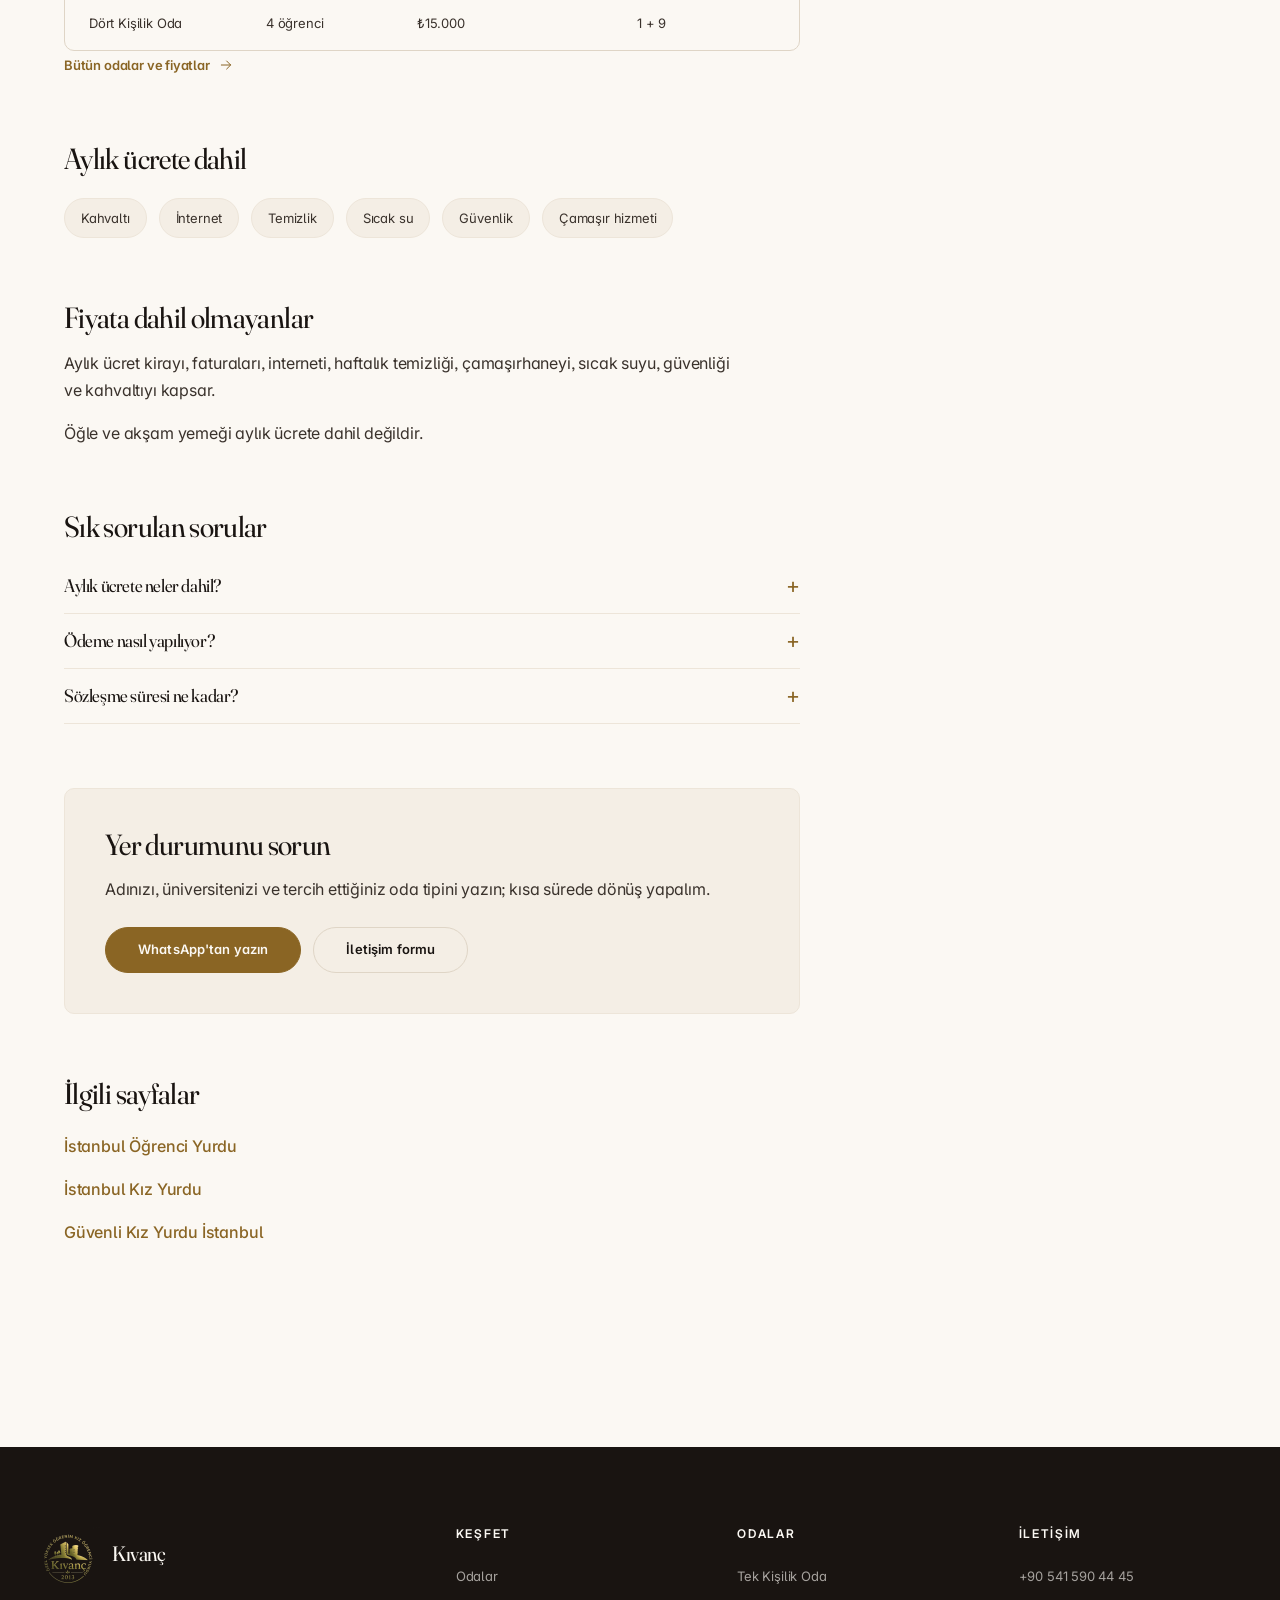
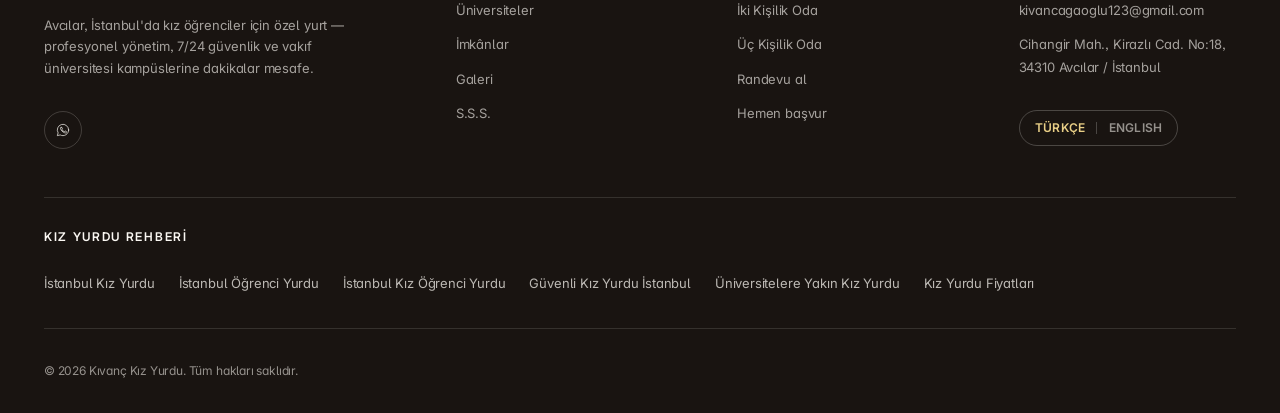
<file: kiz-yurdu-fiyatlari/index.html>
<!DOCTYPE html>
<!-- GENERATED by tools/build-seo-pages.py -- do not edit by hand.
     Copy lives in i18n/tr.json and i18n/en.json under seo.kiz-yurdu-fiyatlari -->
<html lang="tr" dir="ltr">
<head>
  <meta charset="UTF-8" />
  <meta name="viewport" content="width=device-width, initial-scale=1.0" />

  <title data-i18n="seo.kiz-yurdu-fiyatlari.title">Kız Yurdu Fiyatları İstanbul | Kıvanç Kız Yurdu</title>
  <meta name="description" data-i18n-attr="content:seo.kiz-yurdu-fiyatlari.description"
        content="2026 kız yurdu fiyatları: tek kişilik ₺30.000, iki kişilik ₺24.000, üç kişilik ₺18.000, dört kişilik ₺15.000. Kahvaltı ve faturalar dahil." />
  <meta name="theme-color" content="#191411" />
  <meta name="robots" content="index, follow" />
  <link rel="canonical" href="https://kivanc-kizyurdu.com/kiz-yurdu-fiyatlari/" />

  <meta property="og:type" content="article" />
  <meta property="og:site_name" content="Kıvanç Kız Yurdu" />
  <meta property="og:title" data-i18n-attr="content:seo.kiz-yurdu-fiyatlari.title" content="Kız Yurdu Fiyatları İstanbul | Kıvanç Kız Yurdu" />
  <meta property="og:description" data-i18n-attr="content:seo.kiz-yurdu-fiyatlari.description"
        content="2026 kız yurdu fiyatları: tek kişilik ₺30.000, iki kişilik ₺24.000, üç kişilik ₺18.000, dört kişilik ₺15.000. Kahvaltı ve faturalar dahil." />
  <meta name="twitter:card" content="summary_large_image" />
  <meta property="og:locale" content="tr_TR" />
  <meta property="og:locale:alternate" content="en_US" />
  <meta property="og:url" content="https://kivanc-kizyurdu.com/kiz-yurdu-fiyatlari/" />
  <meta property="og:image" content="https://kivanc-kizyurdu.com/assets/images/og-card.jpg" />
  <meta property="og:image:width" content="1200" />
  <meta property="og:image:height" content="630" />
  <script type="application/ld+json">
  {
    "@context": "https://schema.org",
    "@graph": [
      {
        "@type": "BreadcrumbList",
        "itemListElement": [
          {
            "@type": "ListItem",
            "position": 1,
            "name": "Ana sayfa",
            "item": "https://kivanc-kizyurdu.com/"
          },
          {
            "@type": "ListItem",
            "position": 2,
            "name": "Kız Yurdu Fiyatları İstanbul",
            "item": "https://kivanc-kizyurdu.com/kiz-yurdu-fiyatlari/"
          }
        ]
      },
      {
        "@type": "FAQPage",
        "mainEntity": [
          {
            "@type": "Question",
            "name": "Aylık ücrete neler dahil?",
            "acceptedAnswer": {
              "@type": "Answer",
              "text": "Kira, tüm faturalar, fiber internet, haftalık oda temizliği, çamaşırhane kullanımı, kesintisiz sıcak su, 7/24 güvenlik ve her sabah kahvaltı. Ay sonunda ayrıca bir fatura çıkmaz."
            }
          },
          {
            "@type": "Question",
            "name": "Ödeme nasıl yapılıyor?",
            "acceptedAnswer": {
              "@type": "Answer",
              "text": "Aylık banka havalesiyle ya da sözleşme sırasında belirlenen taksitlerle. Her ödeme için makbuz düzenliyoruz; belgesiz nakit talep etmiyoruz."
            }
          },
          {
            "@type": "Question",
            "name": "Sözleşme süresi ne kadar?",
            "acceptedAnswer": {
              "@type": "Answer",
              "text": "Standart sözleşme eylül–haziran arası akademik yılı kapsar. Yaz dönemi konaklaması ve daha kısa süreli kalışlar, yer durumuna bağlı olarak talep üzerine mümkündür."
            }
          }
        ]
      }
    ]
  }
  </script>

  <link rel="icon" type="image/png" sizes="64x64" href="/assets/brand/favicon.png" />
  <link rel="apple-touch-icon" href="/assets/brand/apple-touch-icon.png" />

  <link rel="preconnect" href="https://fonts.googleapis.com" />
  <link rel="preconnect" href="https://fonts.gstatic.com" crossorigin />
  <link href="https://fonts.googleapis.com/css2?family=Fraunces:opsz,wght@9..144,300..700&family=Inter:wght@400;500;600;700&display=swap" rel="stylesheet" />

  <link rel="stylesheet" href="/css/main.css" />
</head>

<body class="page-seo">
  <a class="skip-link" href="#main" data-i18n="a11y.skipToContent">İçeriğe geç</a>

<svg width="0" height="0" style="position:absolute" aria-hidden="true" focusable="false">
    <defs>
      <symbol id="i-wifi" viewBox="0 0 24 24"><path d="M5 12.55a11 11 0 0 1 14.08 0M1.42 9a16 16 0 0 1 21.16 0M8.53 16.11a6 6 0 0 1 6.95 0"/><circle cx="12" cy="20" r="1"/></symbol>
      <symbol id="i-desk" viewBox="0 0 24 24"><path d="M3 8h18M4 8v12M20 8v12M3 4h18v4H3zM8 12h5"/></symbol>
      <symbol id="i-wardrobe" viewBox="0 0 24 24"><path d="M4 3h16v18H4zM12 3v18M9.5 11v2M14.5 11v2"/></symbol>
      <symbol id="i-tv" viewBox="0 0 24 24"><rect x="2" y="5" width="20" height="13" rx="2"/><path d="M8 21h8M12 18v3"/></symbol>
      <symbol id="i-fridge" viewBox="0 0 24 24"><rect x="5" y="2" width="14" height="20" rx="2"/><path d="M5 9h14M8 5.5v1.5M8 12v2"/></symbol>
      <symbol id="i-bath" viewBox="0 0 24 24"><path d="M3 12h18v3a4 4 0 0 1-4 4H7a4 4 0 0 1-4-4zM6 12V5a2 2 0 0 1 4 0M5 19l-1 2M19 19l1 2"/></symbol>
      <symbol id="i-users" viewBox="0 0 24 24"><path d="M16 21v-2a4 4 0 0 0-4-4H6a4 4 0 0 0-4 4v2"/><circle cx="9" cy="7" r="4"/><path d="M22 21v-2a4 4 0 0 0-3-3.87M16 3.13a4 4 0 0 1 0 7.75"/></symbol>
      <symbol id="i-bed" viewBox="0 0 24 24"><path d="M2 18v-7h20v7M2 18v2M22 18v2M2 11V6M6 11V8h5v3"/></symbol>
      <symbol id="i-shield" viewBox="0 0 24 24"><path d="M12 2l8 4v6c0 5-3.5 8.8-8 10-4.5-1.2-8-5-8-10V6z"/><path d="M9 12l2 2 4-4"/></symbol>
      <symbol id="i-camera" viewBox="0 0 24 24"><path d="M23 7l-7 5 7 5zM1 5h15v14H1z"/><circle cx="8.5" cy="12" r="2.5"/></symbol>
      <symbol id="i-laundry" viewBox="0 0 24 24"><rect x="4" y="2" width="16" height="20" rx="2"/><circle cx="12" cy="14" r="4"/><path d="M8 6h.01M12 6h.01"/></symbol>
      <symbol id="i-book" viewBox="0 0 24 24"><path d="M4 19.5A2.5 2.5 0 0 1 6.5 17H20"/><path d="M6.5 2H20v20H6.5A2.5 2.5 0 0 1 4 19.5v-15A2.5 2.5 0 0 1 6.5 2z"/></symbol>
      <symbol id="i-coffee" viewBox="0 0 24 24"><path d="M18 8h1a4 4 0 0 1 0 8h-1M2 8h16v9a4 4 0 0 1-4 4H6a4 4 0 0 1-4-4zM6 1v3M10 1v3M14 1v3"/></symbol>
      <symbol id="i-gym" viewBox="0 0 24 24"><path d="M6.5 6.5v11M3.5 9v6M17.5 6.5v11M20.5 9v6M6.5 12h11"/></symbol>
      <symbol id="i-sparkle" viewBox="0 0 24 24"><path d="M12 2l1.9 5.6L19.5 9.5 13.9 11.4 12 17l-1.9-5.6L4.5 9.5l5.6-1.9zM19 15l.8 2.2L22 18l-2.2.8L19 21l-.8-2.2L16 18l2.2-.8z"/></symbol>
      <symbol id="i-headset" viewBox="0 0 24 24"><path d="M3 14v-2a9 9 0 0 1 18 0v2"/><path d="M21 15a2 2 0 0 1-2 2h-1v-6h1a2 2 0 0 1 2 2zM3 15a2 2 0 0 0 2 2h1v-6H5a2 2 0 0 0-2 2zM21 17v1a3 3 0 0 1-3 3h-4"/></symbol>
      <symbol id="i-bell" viewBox="0 0 24 24"><path d="M18 8a6 6 0 1 0-12 0c0 7-3 9-3 9h18s-3-2-3-9"/><path d="M13.7 21a2 2 0 0 1-3.4 0"/></symbol>
      <symbol id="i-droplet" viewBox="0 0 24 24"><path d="M12 2.7 6.6 8.1a7.6 7.6 0 1 0 10.8 0z"/><path d="M12 18a3.5 3.5 0 0 1-3.5-3.5"/></symbol>
      <symbol id="i-bus" viewBox="0 0 24 24"><path d="M4 5h16v11H4zM4 16v3h3v-3M17 16v3h3v-3M2 9h2M20 9h2M4 12h16"/><circle cx="7.5" cy="13.5" r=".6"/><circle cx="16.5" cy="13.5" r=".6"/></symbol>
      <symbol id="i-walk" viewBox="0 0 24 24"><circle cx="13" cy="4" r="2"/><path d="M11 21l1.5-6-3-2.5V9l4-1.5 3 2.5 2.5 1M9.5 12.5L7 15l-1 6"/></symbol>
      <symbol id="i-metro" viewBox="0 0 24 24"><rect x="5" y="3" width="14" height="13" rx="3"/><path d="M5 10h14M8 20l-2 2M16 20l2 2M8 16.5h.01M16 16.5h.01"/></symbol>
      <symbol id="i-clock" viewBox="0 0 24 24"><circle cx="12" cy="12" r="9"/><path d="M12 7v5l3 2"/></symbol>
      <symbol id="i-phone" viewBox="0 0 24 24"><path d="M22 16.9v3a2 2 0 0 1-2.2 2 19.8 19.8 0 0 1-8.6-3.1 19.5 19.5 0 0 1-6-6A19.8 19.8 0 0 1 2 4.2 2 2 0 0 1 4 2h3a2 2 0 0 1 2 1.7c.1 1 .4 1.9.7 2.8a2 2 0 0 1-.5 2.1L8.1 9.9a16 16 0 0 0 6 6l1.3-1.1a2 2 0 0 1 2.1-.5c.9.3 1.8.6 2.8.7a2 2 0 0 1 1.7 2z"/></symbol>
      <symbol id="i-mail" viewBox="0 0 24 24"><rect x="2" y="4" width="20" height="16" rx="2"/><path d="m2 7 10 6 10-6"/></symbol>
      <symbol id="i-pin" viewBox="0 0 24 24"><path d="M21 10c0 7-9 13-9 13S3 17 3 10a9 9 0 0 1 18 0z"/><circle cx="12" cy="10" r="3"/></symbol>
      <symbol id="i-whatsapp" viewBox="0 0 24 24"><path d="M20.5 12a8.5 8.5 0 0 1-12.7 7.4L3.5 20.5l1.2-4.2A8.5 8.5 0 1 1 20.5 12z"/><path d="M8.8 8.4c.2-.4.4-.4.6-.4h.5c.2 0 .4 0 .6.5l.7 1.7c.1.2 0 .4-.1.5l-.4.5c-.1.2-.3.3-.1.6a7 7 0 0 0 3 2.6c.3.1.5.1.7-.1l.6-.7c.2-.2.3-.2.6-.1l1.6.8c.3.1.4.2.4.4a2 2 0 0 1-1.3 1.6c-.5.2-1.2.2-3.5-.9a9 9 0 0 1-3.8-4c-.5-1-.6-1.9-.6-2.2 0-.4.2-.6.5-.8z"/></symbol>
      <symbol id="i-arrow" viewBox="0 0 24 24"><path d="M5 12h14M13 6l6 6-6 6"/></symbol>
      <symbol id="i-chevron" viewBox="0 0 24 24"><path d="m6 9 6 6 6-6"/></symbol>
      <symbol id="i-plus" viewBox="0 0 24 24"><path d="M12 5v14M5 12h14"/></symbol>
      <symbol id="i-check" viewBox="0 0 24 24"><path d="M20 6 9 17l-5-5"/></symbol>
      <symbol id="i-close" viewBox="0 0 24 24"><path d="M18 6 6 18M6 6l12 12"/></symbol>
      <symbol id="i-menu" viewBox="0 0 24 24"><path d="M3 6h18M3 12h18M3 18h18"/></symbol>
      <symbol id="i-globe" viewBox="0 0 24 24"><circle cx="12" cy="12" r="9"/><path d="M3 12h18M12 3a15 15 0 0 1 0 18 15 15 0 0 1 0-18z"/></symbol>
      <symbol id="i-quote" viewBox="0 0 24 24" fill="currentColor" stroke="none"><path d="M9.5 6C6.5 7.4 5 9.9 5 13.5V18h6v-6H8.2c.2-1.7 1-2.9 2.6-3.7zm9 0c-3 1.4-4.5 3.9-4.5 7.5V18h6v-6h-2.8c.2-1.7 1-2.9 2.6-3.7z"/></symbol>
      <symbol id="i-star" viewBox="0 0 24 24" fill="currentColor" stroke="none"><path d="m12 2 2.9 6.3 6.8.8-5 4.7 1.3 6.8L12 17.3 6 20.6l1.3-6.8-5-4.7 6.8-.8z"/></symbol>
      <symbol id="i-expand" viewBox="0 0 24 24"><path d="M15 3h6v6M9 21H3v-6M21 3l-7 7M3 21l7-7"/></symbol>
    </defs>
  </svg>

<header class="header" id="header" data-header>
    <div class="header__inner container container--wide">

      <a class="brand" href="/" data-i18n-attr="aria-label:brand.name" aria-label="Kıvanç Kız Yurdu">
        <!-- Gold-on-transparent extraction of the real badge. It is only legible
             on a dark surface, which is why the header stays charcoal. -->
        <img class="brand__badge" src="/assets/brand/logo.png" alt="" aria-hidden="true"
             width="224" height="224" fetchpriority="high" />
        <span class="brand__text">
          <span class="brand__name">Kıvanç</span>
          <span class="brand__suffix" data-i18n="brand.suffix">Kız Yurdu</span>
        </span>
      </a>

      <nav class="nav" id="primary-nav" aria-label="Primary">
        <ul class="nav__list">
          <li><a class="nav__link" href="/"          data-i18n="nav.home">Ana Sayfa</a></li>
          <li><a class="nav__link" href="/#rooms"        data-i18n="nav.rooms">Odalar</a></li>
          <li><a class="nav__link" href="/#universities" data-i18n="nav.universities">Üniversiteler</a></li>
          <li><a class="nav__link" href="/#amenities"    data-i18n="nav.amenities">İmkânlar</a></li>
          <li><a class="nav__link" href="/#about"        data-i18n="nav.about">Hakkımızda</a></li>
          <li><a class="nav__link" href="/#contact"      data-i18n="nav.contact">İletişim</a></li>
        </ul>
      </nav>

      <div class="header__actions">
        <!-- Compact language toggle (the primary one lives in the hero) -->
        <div class="lang-switch lang-switch--compact" role="group"
             data-i18n-attr="aria-label:a11y.languageSwitcher" aria-label="Dil değiştir">
          <button type="button" class="lang-switch__btn" data-lang="tr" lang="tr">TR</button>
          <span class="lang-switch__sep" aria-hidden="true"></span>
          <button type="button" class="lang-switch__btn" data-lang="en" lang="en">EN</button>
        </div>

        <a class="btn btn--sm header__cta" href="/#contact" data-i18n="nav.cta">Yer Ayırt</a>

        <button type="button" class="nav-toggle" id="nav-toggle"
                aria-expanded="false" aria-controls="mobile-drawer"
                data-i18n-attr="aria-label:a11y.openMenu" aria-label="Menüyü aç">
          <svg class="icon nav-toggle__open"  aria-hidden="true"><use href="#i-menu"></use></svg>
          <svg class="icon nav-toggle__close" aria-hidden="true"><use href="#i-close"></use></svg>
        </button>
      </div>
    </div>
  </header>

<div class="drawer" id="mobile-drawer" hidden>
    <nav class="drawer__nav" data-i18n-attr="aria-label:a11y.mobileNav" aria-label="Mobil menü">
      <a class="drawer__link" href="/#rooms"        data-i18n="nav.rooms">Odalar</a>
      <a class="drawer__link" href="/#universities" data-i18n="nav.universities">Üniversiteler</a>
      <a class="drawer__link" href="/#amenities"    data-i18n="nav.amenities">İmkânlar</a>
      <a class="drawer__link" href="/#about"        data-i18n="nav.about">Hakkımızda</a>
      <a class="drawer__link" href="/#gallery"      data-i18n="nav.gallery">Galeri</a>
      <a class="drawer__link" href="/#faq"          data-i18n="nav.faq">S.S.S.</a>
      <a class="drawer__link" href="/#contact"      data-i18n="nav.contact">İletişim</a>
    </nav>
    <div class="drawer__foot">
      <a class="btn btn--block" href="/#contact" data-i18n="nav.cta">Yer Ayırt</a>
      <div class="lang-switch" role="group"
           data-i18n-attr="aria-label:a11y.languageSwitcher" aria-label="Dil değiştir">
        <button type="button" class="lang-switch__btn" data-lang="tr" lang="tr">Türkçe</button>
        <span class="lang-switch__sep" aria-hidden="true"></span>
        <button type="button" class="lang-switch__btn" data-lang="en" lang="en">English</button>
      </div>
    </div>
  </div>

  <main id="main">
    <article class="seo-page">
      <div class="container">

        <nav class="crumbs" data-i18n-attr="aria-label:seo.common.breadcrumbLabel" aria-label="Sayfa yolu">
          <ol>
            <li><a href="/" data-i18n="seo.common.breadcrumbHome">Ana sayfa</a></li>
            <li aria-current="page" data-i18n="seo.kiz-yurdu-fiyatlari.h1">Kız Yurdu Fiyatları İstanbul</li>
          </ol>
        </nav>

        <header class="seo-hero">
          <h1 data-i18n="seo.kiz-yurdu-fiyatlari.h1">Kız Yurdu Fiyatları İstanbul</h1>
          <p class="seo-hero__lede" data-i18n="seo.kiz-yurdu-fiyatlari.lede">Aşağıdaki aylık ücretler kişi başıdır ve odayı kaç öğrencinin paylaştığına göre değişir. Donanım her oda tipinde aynıdır.</p>
        </header>

        <figure class="seo-figure">
          <img src="/assets/images/room-quad-1.webp" data-i18n-attr="alt:rooms.f4.alt" alt="Kıvanç Kız Yurdu'nda dört kişilik oda: dört tek kişilik yatak, gardıroplar ve çalışma takımı"
               loading="lazy" decoding="async" width="1400" height="1050" />
        </figure>

        <section class="seo-block">
          <h2 data-i18n="seo.kiz-yurdu-fiyatlari.intro.0.h">Fiyatlar nasıl belirleniyor</h2>
          <p data-i18n="seo.kiz-yurdu-fiyatlari.intro.0.p.0">Odalar arasındaki tek fark kişi sayısıdır. Oda içi banyo, televizyon, mini buzdolabı ve çalışma takımı her oda tipinde vardır; dört kişilik oda ucuz olduğu için eksik donanımlı değildir.</p>
          <p data-i18n="seo.kiz-yurdu-fiyatlari.intro.0.p.1">Ödeme peşinat ve taksitler şeklinde yapılır. Her ödeme için makbuz düzenlenir.</p>
        </section>

        <section class="seo-block">
          <h2 data-i18n="seo.common.ratesH">Oda tipleri ve aylık ücretler</h2>
          <div class="seo-table-wrap">
            <table class="seo-table">
              <thead><tr><th><span data-i18n="seo.common.tblRoom">Oda tipi</span></th><th><span data-i18n="seo.common.tblCap">Kapasite</span></th><th><span data-i18n="seo.common.tblPrice">Aylık (kişi başı)</span></th><th><span data-i18n="seo.common.tblPlan">Ödeme planı</span></th></tr></thead>
              <tbody>
              <tr><td><span data-i18n="rooms.f1.name">Tek Kişilik Oda</span></td><td><span data-i18n="rooms.f1.capacity">1 öğrenci</span></td><td><span data-i18n="rooms.f1.price">₺30.000</span></td><td>1 + 10</td></tr>
              <tr><td><span data-i18n="rooms.f2.name">İki Kişilik Oda</span></td><td><span data-i18n="rooms.f2.capacity">2 öğrenci</span></td><td><span data-i18n="rooms.f2.price">₺24.000</span></td><td>1 + 9</td></tr>
              <tr><td><span data-i18n="rooms.f3.name">Üç Kişilik Oda</span></td><td><span data-i18n="rooms.f3.capacity">3 öğrenci</span></td><td><span data-i18n="rooms.f3.price">₺18.000</span></td><td>1 + 9</td></tr>
              <tr><td><span data-i18n="rooms.f4.name">Dört Kişilik Oda</span></td><td><span data-i18n="rooms.f4.capacity">4 öğrenci</span></td><td><span data-i18n="rooms.f4.price">₺15.000</span></td><td>1 + 9</td></tr>
              </tbody>
            </table>
          </div>
          <p><a class="link-arrow" href="/rooms.html"><span data-i18n="seo.common.seeRooms">Bütün odalar ve fiyatlar</span><svg class="icon icon--sm" aria-hidden="true"><use href="#i-arrow"></use></svg></a></p>
        </section>

        <section class="seo-block">
          <h2 data-i18n="seo.common.includedH">Aylık ücrete dahil</h2>
          <ul class="seo-chips">
            <li data-i18n="roomsPage.inc1">Kahvaltı</li>
            <li data-i18n="roomsPage.inc2">İnternet</li>
            <li data-i18n="roomsPage.inc3">Temizlik</li>
            <li data-i18n="roomsPage.inc4">Sıcak su</li>
            <li data-i18n="roomsPage.inc5">Güvenlik</li>
            <li data-i18n="roomsPage.inc6">Çamaşır hizmeti</li>
          </ul>
        </section>

        <section class="seo-block">
          <h2 data-i18n="seo.kiz-yurdu-fiyatlari.close.h">Fiyata dahil olmayanlar</h2>
          <p data-i18n="seo.kiz-yurdu-fiyatlari.close.p.0">Aylık ücret kirayı, faturaları, interneti, haftalık temizliği, çamaşırhaneyi, sıcak suyu, güvenliği ve kahvaltıyı kapsar.</p>
          <p data-i18n="seo.kiz-yurdu-fiyatlari.close.p.1">Öğle ve akşam yemeği aylık ücrete dahil değildir.</p>
        </section>

        <section class="seo-block seo-faq">
          <h2 data-i18n="seo.common.faqH">Sık sorulan sorular</h2>
          <details class="seo-faq__item">
            <summary><h3 data-i18n="faq.3.q">Aylık ücrete neler dahil?</h3></summary>
            <p data-i18n="faq.3.a">Kira, tüm faturalar, fiber internet, haftalık oda temizliği, çamaşırhane kullanımı, kesintisiz sıcak su, 7/24 güvenlik ve her sabah kahvaltı. Ay sonunda ayrıca bir fatura çıkmaz.</p>
          </details>
          <details class="seo-faq__item">
            <summary><h3 data-i18n="faq.5.q">Ödeme nasıl yapılıyor?</h3></summary>
            <p data-i18n="faq.5.a">Aylık banka havalesiyle ya da sözleşme sırasında belirlenen taksitlerle. Her ödeme için makbuz düzenliyoruz; belgesiz nakit talep etmiyoruz.</p>
          </details>
          <details class="seo-faq__item">
            <summary><h3 data-i18n="faq.2.q">Sözleşme süresi ne kadar?</h3></summary>
            <p data-i18n="faq.2.a">Standart sözleşme eylül–haziran arası akademik yılı kapsar. Yaz dönemi konaklaması ve daha kısa süreli kalışlar, yer durumuna bağlı olarak talep üzerine mümkündür.</p>
          </details>
        </section>

        <section class="seo-block seo-cta">
          <h2 data-i18n="seo.common.ctaH">Yer durumunu sorun</h2>
          <p data-i18n="seo.common.ctaP">Adınızı, üniversitenizi ve tercih ettiğiniz oda tipini yazın; kısa sürede dönüş yapalım.</p>
          <div class="seo-cta__actions">
            <a class="btn" href="https://wa.me/905415904445" data-contact-wa target="_blank" rel="noopener" data-i18n="seo.common.ctaWa">WhatsApp'tan yazın</a>
            <a class="btn btn--ghost" href="/#contact" data-i18n="seo.common.ctaForm">İletişim formu</a>
          </div>
        </section>

        <section class="seo-block seo-related">
          <h2 data-i18n="seo.common.relatedH">İlgili sayfalar</h2>
          <ul class="seo-list seo-list--plain">
            <li><a href="/istanbul-ogrenci-yurdu/" data-i18n="seo.istanbul-ogrenci-yurdu.navLabel">İstanbul Öğrenci Yurdu</a></li>
            <li><a href="/istanbul-kiz-yurdu/" data-i18n="seo.istanbul-kiz-yurdu.navLabel">İstanbul Kız Yurdu</a></li>
            <li><a href="/guvenli-kiz-yurdu-istanbul/" data-i18n="seo.guvenli-kiz-yurdu-istanbul.navLabel">Güvenli Kız Yurdu İstanbul</a></li>
          </ul>
        </section>

      </div>
    </article>
  </main>

<footer class="footer">
    <div class="container container--wide">
      <div class="footer__top">

        <div class="footer__brand">
          <a class="brand brand--footer" href="/" data-i18n-attr="aria-label:brand.name" aria-label="Kıvanç Kız Yurdu">
            <img class="brand__badge" src="/assets/brand/logo.png" alt="" aria-hidden="true"
                 width="224" height="224" loading="lazy" />
            <span class="brand__text">
              <span class="brand__name">Kıvanç</span>
              <span class="brand__suffix" data-i18n="brand.suffix">Kız Yurdu</span>
            </span>
          </a>
          <p class="footer__desc" data-i18n="footer.desc">Avcılar, İstanbul'da kız öğrenciler için özel yurt — profesyonel yönetim, 7/24 güvenlik ve vakıf üniversitesi kampüslerine dakikalar mesafe.</p>
          <ul class="social">
            <li><a href="https://wa.me/905415904445" data-contact-wa target="_blank" rel="noopener" data-i18n-attr="aria-label:footer.social.whatsapp" aria-label="WhatsApp"><svg class="icon icon--sm" aria-hidden="true"><use href="#i-whatsapp"></use></svg></a></li>
          </ul>
        </div>

        <nav class="footer__col" data-i18n-attr="aria-label:footer.exploreTitle" aria-label="Keşfet">
          <h4 class="footer__title" data-i18n="footer.exploreTitle">Keşfet</h4>
          <ul class="footer__links">
            <li><a href="/#rooms"        data-i18n="nav.rooms">Odalar</a></li>
            <li><a href="/#universities" data-i18n="nav.universities">Üniversiteler</a></li>
            <li><a href="/#amenities"    data-i18n="nav.amenities">İmkânlar</a></li>
            <li><a href="/#gallery"      data-i18n="nav.gallery">Galeri</a></li>
            <li><a href="/#faq"          data-i18n="nav.faq">S.S.S.</a></li>
          </ul>
        </nav>

        <nav class="footer__col" data-i18n-attr="aria-label:footer.residencesTitle" aria-label="Odalar">
          <h4 class="footer__title" data-i18n="footer.residencesTitle">Odalar</h4>
          <ul class="footer__links">
            <li><a href="/#rooms" data-i18n="rooms.f1.name">Tek Kişilik Oda</a></li>
            <li><a href="/#rooms" data-i18n="rooms.f2.name">İki Kişilik Oda</a></li>
            <li><a href="/#rooms" data-i18n="rooms.f3.name">Üç Kişilik Oda</a></li>
            <li><a href="/#contact" data-i18n="footer.bookVisit">Randevu al</a></li>
            <li><a href="/#contact" data-i18n="footer.applyNow">Hemen başvur</a></li>
          </ul>
        </nav>

        <div class="footer__col">
          <h4 class="footer__title" data-i18n="footer.contactTitle">İletişim</h4>
          <ul class="footer__links">
            <li><a href="tel:+905415904445" data-contact-tel data-i18n="contact.phone">+90 541 590 44 45</a></li>
            <li><a href="mailto:kivancagaoglu123@gmail.com" data-contact-mail data-i18n="contact.email">kivancagaoglu123@gmail.com</a></li>
            <li><a href="#" data-contact-map target="_blank" rel="noopener"
                   data-i18n="contact.address">Cihangir Mah., Kirazlı Cad. No:18, 34310 Avcılar / İstanbul</a></li>
          </ul>
          <div class="lang-switch lang-switch--footer" role="group"
               data-i18n-attr="aria-label:a11y.languageSwitcher" aria-label="Dil değiştir">
            <button type="button" class="lang-switch__btn" data-lang="tr" lang="tr">Türkçe</button>
            <span class="lang-switch__sep" aria-hidden="true"></span>
            <button type="button" class="lang-switch__btn" data-lang="en" lang="en">English</button>
          </div>
        </div>
      </div>


      <!-- Guide links. A separate full-width band rather than a fifth column:
           .footer__top tiles 3-up and 4-up, and a fifth column would leave
           orphaned cells at both breakpoints. Ordinary visible <a> links. -->
      <nav class="footer__seo" data-i18n-attr="aria-label:seo.common.footerTitle" aria-label="Kız Yurdu Rehberi">
        <h4 class="footer__title" data-i18n="seo.common.footerTitle">Kız Yurdu Rehberi</h4>
        <ul class="footer__seo-links">
            <li><a href="/istanbul-kiz-yurdu/" data-i18n="seo.istanbul-kiz-yurdu.navLabel">İstanbul Kız Yurdu</a></li>
            <li><a href="/istanbul-ogrenci-yurdu/" data-i18n="seo.istanbul-ogrenci-yurdu.navLabel">İstanbul Öğrenci Yurdu</a></li>
            <li><a href="/istanbul-kiz-ogrenci-yurdu/" data-i18n="seo.istanbul-kiz-ogrenci-yurdu.navLabel">İstanbul Kız Öğrenci Yurdu</a></li>
            <li><a href="/guvenli-kiz-yurdu-istanbul/" data-i18n="seo.guvenli-kiz-yurdu-istanbul.navLabel">Güvenli Kız Yurdu İstanbul</a></li>
            <li><a href="/universitelere-yakin-kiz-yurdu/" data-i18n="seo.universitelere-yakin-kiz-yurdu.navLabel">Üniversitelere Yakın Kız Yurdu</a></li>
            <li><a href="/kiz-yurdu-fiyatlari/" data-i18n="seo.kiz-yurdu-fiyatlari.navLabel">Kız Yurdu Fiyatları</a></li>
        </ul>
      </nav>

      <div class="footer__bottom">
        <p data-i18n="footer.copyright">© 2026 Kıvanç Kız Yurdu. Tüm hakları saklıdır.</p>
      </div>
    </div>
  </footer>

<a class="wa-fab" href="https://wa.me/905415904445" data-contact-wa target="_blank" rel="noopener"
     data-i18n-attr="aria-label:a11y.whatsappFab" aria-label="WhatsApp'tan yazın">
    <svg class="icon" aria-hidden="true"><use href="#i-whatsapp"></use></svg>
  </a>

  <!-- These pages target Turkish queries, so they open in Turkish unless the
       visitor has chosen otherwise, rather than following the browser. Without
       it a crawler asking for en-US reads English body copy under a Turkish
       <title>, which is exactly the mismatch that sinks a landing page. -->
  <script>window.__LANG_DEFAULT = "tr";</script>
  <script src="/i18n/bundle.js"></script>
  <script src="/js/i18n.js"></script>
  <script src="/js/main.js"></script>
</body>
</html>
</file>
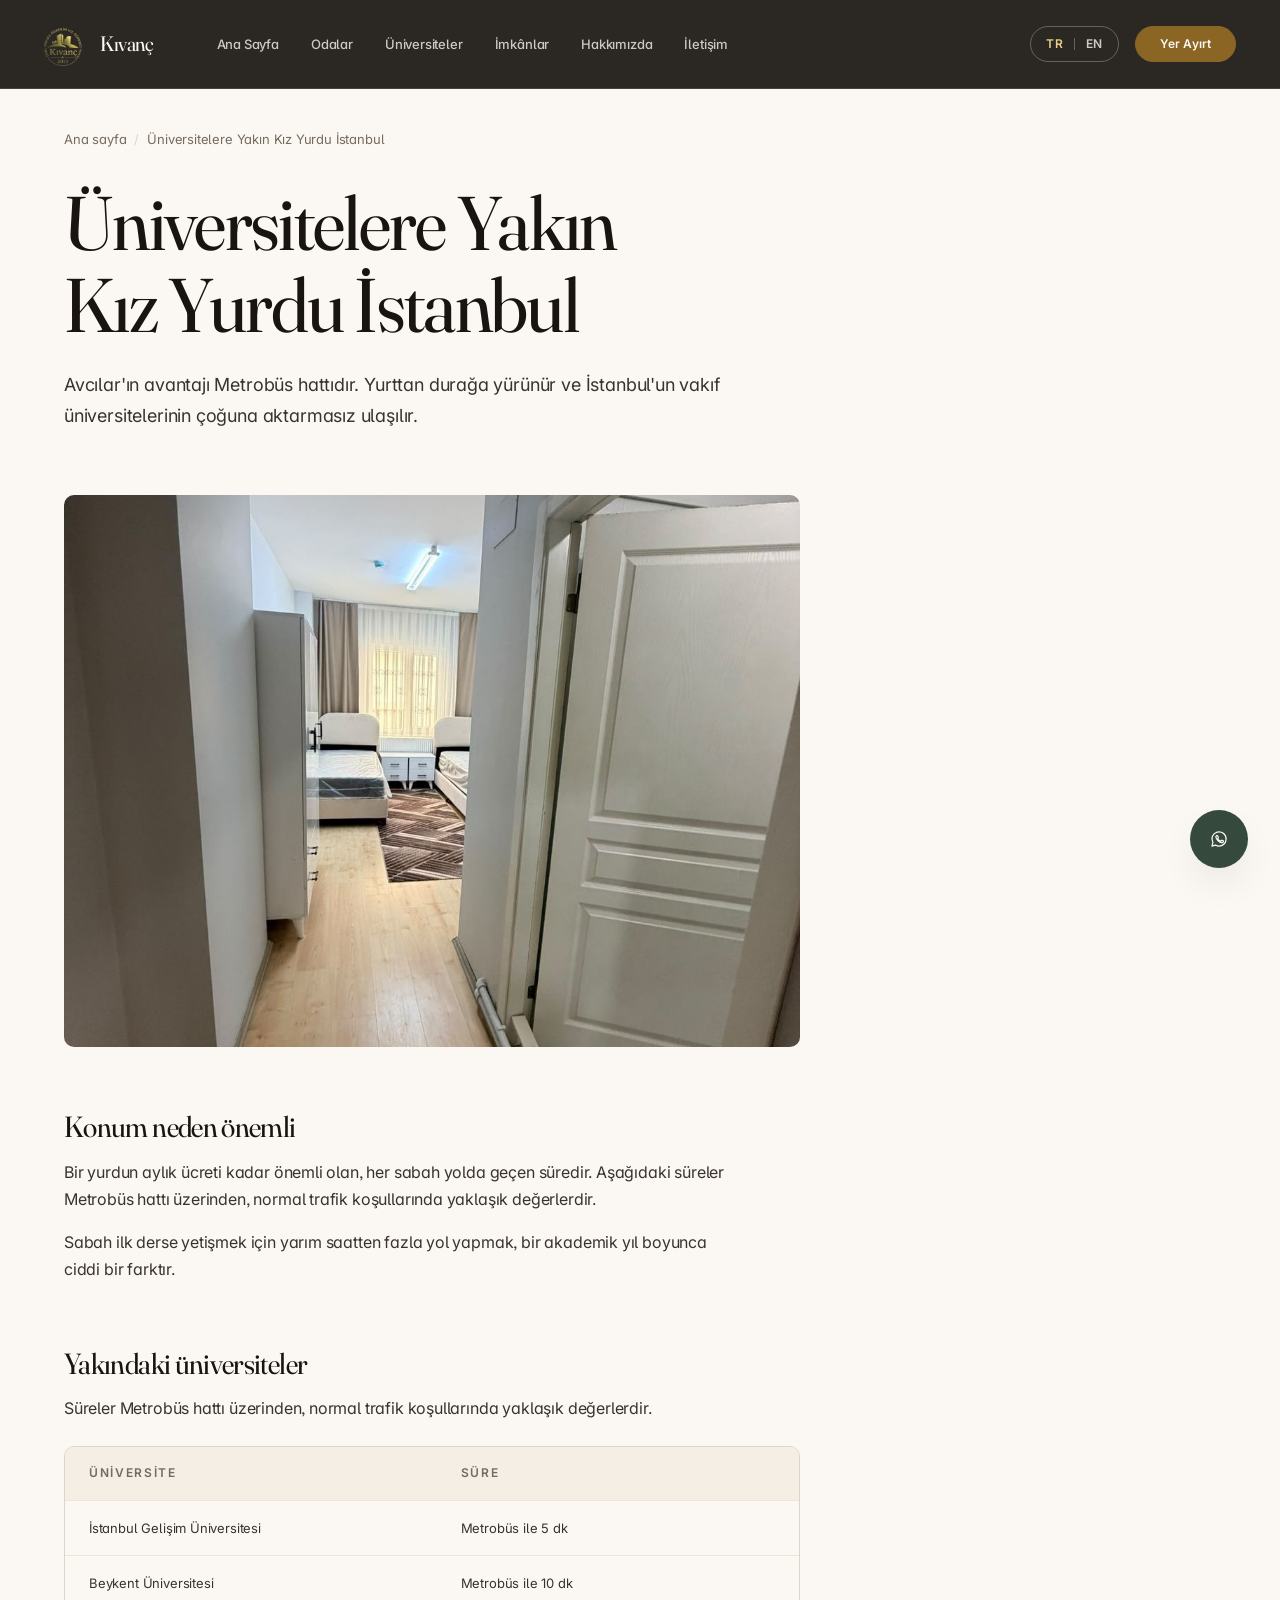
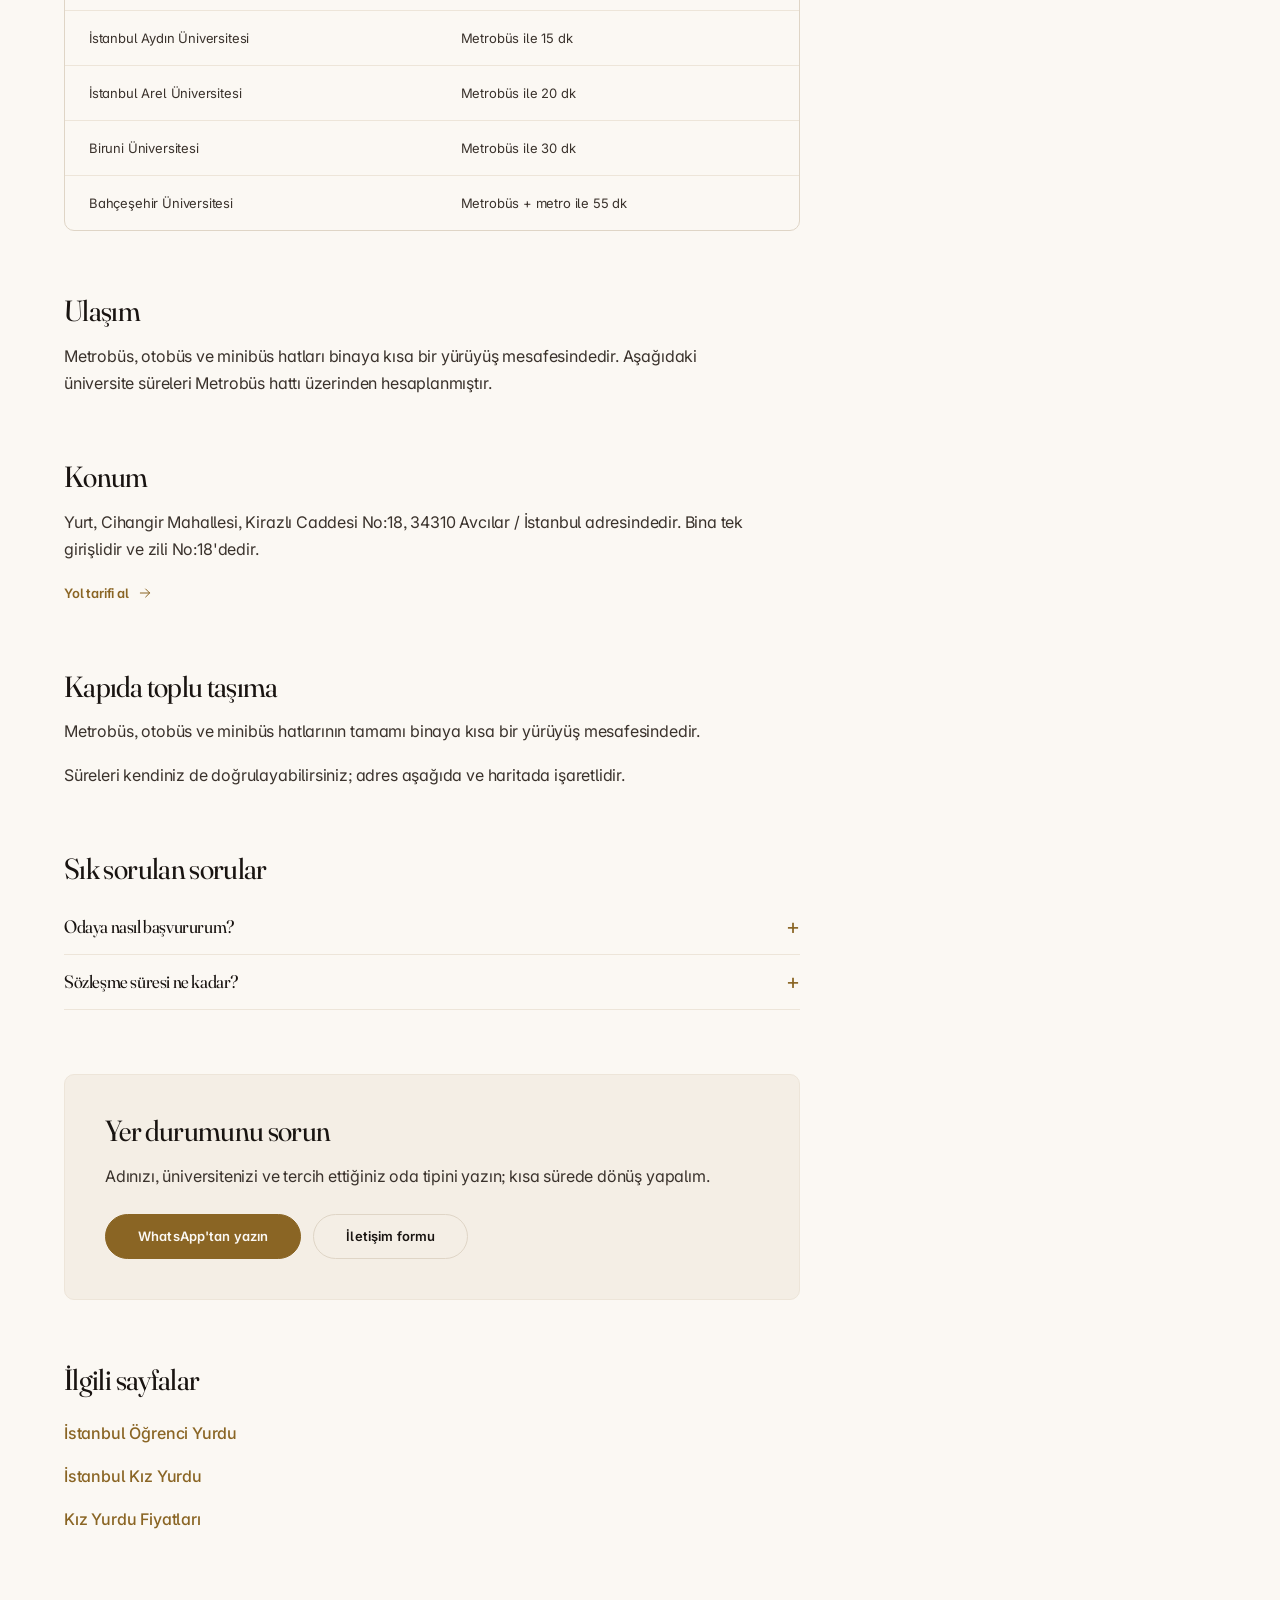
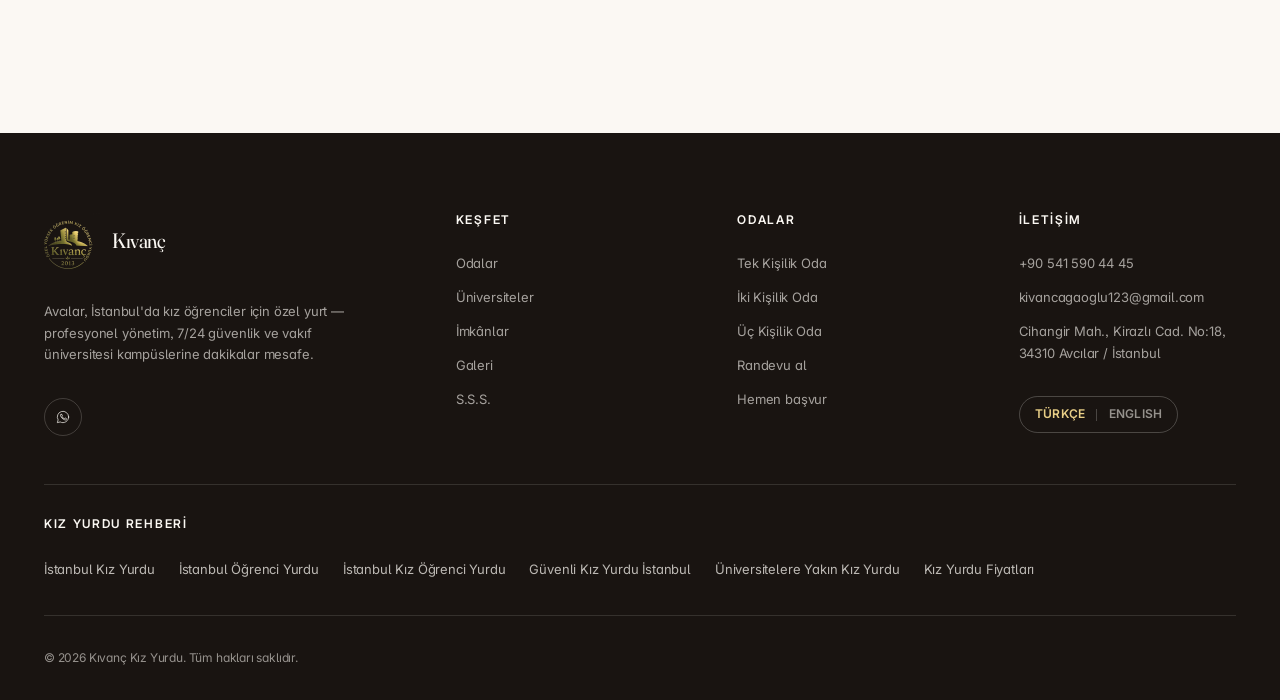
<file: universitelere-yakin-kiz-yurdu/index.html>
<!DOCTYPE html>
<!-- GENERATED by tools/build-seo-pages.py -- do not edit by hand.
     Copy lives in i18n/tr.json and i18n/en.json under seo.universitelere-yakin-kiz-yurdu -->
<html lang="tr" dir="ltr">
<head>
  <meta charset="UTF-8" />
  <meta name="viewport" content="width=device-width, initial-scale=1.0" />

  <title data-i18n="seo.universitelere-yakin-kiz-yurdu.title">Üniversitelere Yakın Kız Yurdu İstanbul | Kıvanç</title>
  <meta name="description" data-i18n-attr="content:seo.universitelere-yakin-kiz-yurdu.description"
        content="Avcılar'dan Metrobüs ile Gelişim 5 dk, Beykent 10 dk, Aydın 15 dk, Arel 20 dk, Biruni 30 dk. Durak yürüme mesafesinde." />
  <meta name="theme-color" content="#191411" />
  <meta name="robots" content="index, follow" />
  <link rel="canonical" href="https://kivanc-kizyurdu.com/universitelere-yakin-kiz-yurdu/" />

  <meta property="og:type" content="article" />
  <meta property="og:site_name" content="Kıvanç Kız Yurdu" />
  <meta property="og:title" data-i18n-attr="content:seo.universitelere-yakin-kiz-yurdu.title" content="Üniversitelere Yakın Kız Yurdu İstanbul | Kıvanç" />
  <meta property="og:description" data-i18n-attr="content:seo.universitelere-yakin-kiz-yurdu.description"
        content="Avcılar'dan Metrobüs ile Gelişim 5 dk, Beykent 10 dk, Aydın 15 dk, Arel 20 dk, Biruni 30 dk. Durak yürüme mesafesinde." />
  <meta name="twitter:card" content="summary_large_image" />
  <meta property="og:locale" content="tr_TR" />
  <meta property="og:locale:alternate" content="en_US" />
  <meta property="og:url" content="https://kivanc-kizyurdu.com/universitelere-yakin-kiz-yurdu/" />
  <meta property="og:image" content="https://kivanc-kizyurdu.com/assets/images/og-card.jpg" />
  <meta property="og:image:width" content="1200" />
  <meta property="og:image:height" content="630" />
  <script type="application/ld+json">
  {
    "@context": "https://schema.org",
    "@graph": [
      {
        "@type": "BreadcrumbList",
        "itemListElement": [
          {
            "@type": "ListItem",
            "position": 1,
            "name": "Ana sayfa",
            "item": "https://kivanc-kizyurdu.com/"
          },
          {
            "@type": "ListItem",
            "position": 2,
            "name": "Üniversitelere Yakın Kız Yurdu İstanbul",
            "item": "https://kivanc-kizyurdu.com/universitelere-yakin-kiz-yurdu/"
          }
        ]
      },
      {
        "@type": "FAQPage",
        "mainEntity": [
          {
            "@type": "Question",
            "name": "Odaya nasıl başvururum?",
            "acceptedAnswer": {
              "@type": "Answer",
              "text": "Sayfanın altındaki formu doldurun ya da adınızı, üniversitenizi ve tercih ettiğiniz oda tipini WhatsApp'tan bize yazın. Boş yer durumunu teyit edip sizi yurdu görmeye davet ediyoruz; karar verdiğinizde kaparo ile odanızı ayırıyoruz."
            }
          },
          {
            "@type": "Question",
            "name": "Sözleşme süresi ne kadar?",
            "acceptedAnswer": {
              "@type": "Answer",
              "text": "Standart sözleşme eylül–haziran arası akademik yılı kapsar. Yaz dönemi konaklaması ve daha kısa süreli kalışlar, yer durumuna bağlı olarak talep üzerine mümkündür."
            }
          }
        ]
      }
    ]
  }
  </script>

  <link rel="icon" type="image/png" sizes="64x64" href="/assets/brand/favicon.png" />
  <link rel="apple-touch-icon" href="/assets/brand/apple-touch-icon.png" />

  <link rel="preconnect" href="https://fonts.googleapis.com" />
  <link rel="preconnect" href="https://fonts.gstatic.com" crossorigin />
  <link href="https://fonts.googleapis.com/css2?family=Fraunces:opsz,wght@9..144,300..700&family=Inter:wght@400;500;600;700&display=swap" rel="stylesheet" />

  <link rel="stylesheet" href="/css/main.css" />
</head>

<body class="page-seo">
  <a class="skip-link" href="#main" data-i18n="a11y.skipToContent">İçeriğe geç</a>

<svg width="0" height="0" style="position:absolute" aria-hidden="true" focusable="false">
    <defs>
      <symbol id="i-wifi" viewBox="0 0 24 24"><path d="M5 12.55a11 11 0 0 1 14.08 0M1.42 9a16 16 0 0 1 21.16 0M8.53 16.11a6 6 0 0 1 6.95 0"/><circle cx="12" cy="20" r="1"/></symbol>
      <symbol id="i-desk" viewBox="0 0 24 24"><path d="M3 8h18M4 8v12M20 8v12M3 4h18v4H3zM8 12h5"/></symbol>
      <symbol id="i-wardrobe" viewBox="0 0 24 24"><path d="M4 3h16v18H4zM12 3v18M9.5 11v2M14.5 11v2"/></symbol>
      <symbol id="i-tv" viewBox="0 0 24 24"><rect x="2" y="5" width="20" height="13" rx="2"/><path d="M8 21h8M12 18v3"/></symbol>
      <symbol id="i-fridge" viewBox="0 0 24 24"><rect x="5" y="2" width="14" height="20" rx="2"/><path d="M5 9h14M8 5.5v1.5M8 12v2"/></symbol>
      <symbol id="i-bath" viewBox="0 0 24 24"><path d="M3 12h18v3a4 4 0 0 1-4 4H7a4 4 0 0 1-4-4zM6 12V5a2 2 0 0 1 4 0M5 19l-1 2M19 19l1 2"/></symbol>
      <symbol id="i-users" viewBox="0 0 24 24"><path d="M16 21v-2a4 4 0 0 0-4-4H6a4 4 0 0 0-4 4v2"/><circle cx="9" cy="7" r="4"/><path d="M22 21v-2a4 4 0 0 0-3-3.87M16 3.13a4 4 0 0 1 0 7.75"/></symbol>
      <symbol id="i-bed" viewBox="0 0 24 24"><path d="M2 18v-7h20v7M2 18v2M22 18v2M2 11V6M6 11V8h5v3"/></symbol>
      <symbol id="i-shield" viewBox="0 0 24 24"><path d="M12 2l8 4v6c0 5-3.5 8.8-8 10-4.5-1.2-8-5-8-10V6z"/><path d="M9 12l2 2 4-4"/></symbol>
      <symbol id="i-camera" viewBox="0 0 24 24"><path d="M23 7l-7 5 7 5zM1 5h15v14H1z"/><circle cx="8.5" cy="12" r="2.5"/></symbol>
      <symbol id="i-laundry" viewBox="0 0 24 24"><rect x="4" y="2" width="16" height="20" rx="2"/><circle cx="12" cy="14" r="4"/><path d="M8 6h.01M12 6h.01"/></symbol>
      <symbol id="i-book" viewBox="0 0 24 24"><path d="M4 19.5A2.5 2.5 0 0 1 6.5 17H20"/><path d="M6.5 2H20v20H6.5A2.5 2.5 0 0 1 4 19.5v-15A2.5 2.5 0 0 1 6.5 2z"/></symbol>
      <symbol id="i-coffee" viewBox="0 0 24 24"><path d="M18 8h1a4 4 0 0 1 0 8h-1M2 8h16v9a4 4 0 0 1-4 4H6a4 4 0 0 1-4-4zM6 1v3M10 1v3M14 1v3"/></symbol>
      <symbol id="i-gym" viewBox="0 0 24 24"><path d="M6.5 6.5v11M3.5 9v6M17.5 6.5v11M20.5 9v6M6.5 12h11"/></symbol>
      <symbol id="i-sparkle" viewBox="0 0 24 24"><path d="M12 2l1.9 5.6L19.5 9.5 13.9 11.4 12 17l-1.9-5.6L4.5 9.5l5.6-1.9zM19 15l.8 2.2L22 18l-2.2.8L19 21l-.8-2.2L16 18l2.2-.8z"/></symbol>
      <symbol id="i-headset" viewBox="0 0 24 24"><path d="M3 14v-2a9 9 0 0 1 18 0v2"/><path d="M21 15a2 2 0 0 1-2 2h-1v-6h1a2 2 0 0 1 2 2zM3 15a2 2 0 0 0 2 2h1v-6H5a2 2 0 0 0-2 2zM21 17v1a3 3 0 0 1-3 3h-4"/></symbol>
      <symbol id="i-bell" viewBox="0 0 24 24"><path d="M18 8a6 6 0 1 0-12 0c0 7-3 9-3 9h18s-3-2-3-9"/><path d="M13.7 21a2 2 0 0 1-3.4 0"/></symbol>
      <symbol id="i-droplet" viewBox="0 0 24 24"><path d="M12 2.7 6.6 8.1a7.6 7.6 0 1 0 10.8 0z"/><path d="M12 18a3.5 3.5 0 0 1-3.5-3.5"/></symbol>
      <symbol id="i-bus" viewBox="0 0 24 24"><path d="M4 5h16v11H4zM4 16v3h3v-3M17 16v3h3v-3M2 9h2M20 9h2M4 12h16"/><circle cx="7.5" cy="13.5" r=".6"/><circle cx="16.5" cy="13.5" r=".6"/></symbol>
      <symbol id="i-walk" viewBox="0 0 24 24"><circle cx="13" cy="4" r="2"/><path d="M11 21l1.5-6-3-2.5V9l4-1.5 3 2.5 2.5 1M9.5 12.5L7 15l-1 6"/></symbol>
      <symbol id="i-metro" viewBox="0 0 24 24"><rect x="5" y="3" width="14" height="13" rx="3"/><path d="M5 10h14M8 20l-2 2M16 20l2 2M8 16.5h.01M16 16.5h.01"/></symbol>
      <symbol id="i-clock" viewBox="0 0 24 24"><circle cx="12" cy="12" r="9"/><path d="M12 7v5l3 2"/></symbol>
      <symbol id="i-phone" viewBox="0 0 24 24"><path d="M22 16.9v3a2 2 0 0 1-2.2 2 19.8 19.8 0 0 1-8.6-3.1 19.5 19.5 0 0 1-6-6A19.8 19.8 0 0 1 2 4.2 2 2 0 0 1 4 2h3a2 2 0 0 1 2 1.7c.1 1 .4 1.9.7 2.8a2 2 0 0 1-.5 2.1L8.1 9.9a16 16 0 0 0 6 6l1.3-1.1a2 2 0 0 1 2.1-.5c.9.3 1.8.6 2.8.7a2 2 0 0 1 1.7 2z"/></symbol>
      <symbol id="i-mail" viewBox="0 0 24 24"><rect x="2" y="4" width="20" height="16" rx="2"/><path d="m2 7 10 6 10-6"/></symbol>
      <symbol id="i-pin" viewBox="0 0 24 24"><path d="M21 10c0 7-9 13-9 13S3 17 3 10a9 9 0 0 1 18 0z"/><circle cx="12" cy="10" r="3"/></symbol>
      <symbol id="i-whatsapp" viewBox="0 0 24 24"><path d="M20.5 12a8.5 8.5 0 0 1-12.7 7.4L3.5 20.5l1.2-4.2A8.5 8.5 0 1 1 20.5 12z"/><path d="M8.8 8.4c.2-.4.4-.4.6-.4h.5c.2 0 .4 0 .6.5l.7 1.7c.1.2 0 .4-.1.5l-.4.5c-.1.2-.3.3-.1.6a7 7 0 0 0 3 2.6c.3.1.5.1.7-.1l.6-.7c.2-.2.3-.2.6-.1l1.6.8c.3.1.4.2.4.4a2 2 0 0 1-1.3 1.6c-.5.2-1.2.2-3.5-.9a9 9 0 0 1-3.8-4c-.5-1-.6-1.9-.6-2.2 0-.4.2-.6.5-.8z"/></symbol>
      <symbol id="i-arrow" viewBox="0 0 24 24"><path d="M5 12h14M13 6l6 6-6 6"/></symbol>
      <symbol id="i-chevron" viewBox="0 0 24 24"><path d="m6 9 6 6 6-6"/></symbol>
      <symbol id="i-plus" viewBox="0 0 24 24"><path d="M12 5v14M5 12h14"/></symbol>
      <symbol id="i-check" viewBox="0 0 24 24"><path d="M20 6 9 17l-5-5"/></symbol>
      <symbol id="i-close" viewBox="0 0 24 24"><path d="M18 6 6 18M6 6l12 12"/></symbol>
      <symbol id="i-menu" viewBox="0 0 24 24"><path d="M3 6h18M3 12h18M3 18h18"/></symbol>
      <symbol id="i-globe" viewBox="0 0 24 24"><circle cx="12" cy="12" r="9"/><path d="M3 12h18M12 3a15 15 0 0 1 0 18 15 15 0 0 1 0-18z"/></symbol>
      <symbol id="i-quote" viewBox="0 0 24 24" fill="currentColor" stroke="none"><path d="M9.5 6C6.5 7.4 5 9.9 5 13.5V18h6v-6H8.2c.2-1.7 1-2.9 2.6-3.7zm9 0c-3 1.4-4.5 3.9-4.5 7.5V18h6v-6h-2.8c.2-1.7 1-2.9 2.6-3.7z"/></symbol>
      <symbol id="i-star" viewBox="0 0 24 24" fill="currentColor" stroke="none"><path d="m12 2 2.9 6.3 6.8.8-5 4.7 1.3 6.8L12 17.3 6 20.6l1.3-6.8-5-4.7 6.8-.8z"/></symbol>
      <symbol id="i-expand" viewBox="0 0 24 24"><path d="M15 3h6v6M9 21H3v-6M21 3l-7 7M3 21l7-7"/></symbol>
    </defs>
  </svg>

<header class="header" id="header" data-header>
    <div class="header__inner container container--wide">

      <a class="brand" href="/" data-i18n-attr="aria-label:brand.name" aria-label="Kıvanç Kız Yurdu">
        <!-- Gold-on-transparent extraction of the real badge. It is only legible
             on a dark surface, which is why the header stays charcoal. -->
        <img class="brand__badge" src="/assets/brand/logo.png" alt="" aria-hidden="true"
             width="224" height="224" fetchpriority="high" />
        <span class="brand__text">
          <span class="brand__name">Kıvanç</span>
          <span class="brand__suffix" data-i18n="brand.suffix">Kız Yurdu</span>
        </span>
      </a>

      <nav class="nav" id="primary-nav" aria-label="Primary">
        <ul class="nav__list">
          <li><a class="nav__link" href="/"          data-i18n="nav.home">Ana Sayfa</a></li>
          <li><a class="nav__link" href="/#rooms"        data-i18n="nav.rooms">Odalar</a></li>
          <li><a class="nav__link" href="/#universities" data-i18n="nav.universities">Üniversiteler</a></li>
          <li><a class="nav__link" href="/#amenities"    data-i18n="nav.amenities">İmkânlar</a></li>
          <li><a class="nav__link" href="/#about"        data-i18n="nav.about">Hakkımızda</a></li>
          <li><a class="nav__link" href="/#contact"      data-i18n="nav.contact">İletişim</a></li>
        </ul>
      </nav>

      <div class="header__actions">
        <!-- Compact language toggle (the primary one lives in the hero) -->
        <div class="lang-switch lang-switch--compact" role="group"
             data-i18n-attr="aria-label:a11y.languageSwitcher" aria-label="Dil değiştir">
          <button type="button" class="lang-switch__btn" data-lang="tr" lang="tr">TR</button>
          <span class="lang-switch__sep" aria-hidden="true"></span>
          <button type="button" class="lang-switch__btn" data-lang="en" lang="en">EN</button>
        </div>

        <a class="btn btn--sm header__cta" href="/#contact" data-i18n="nav.cta">Yer Ayırt</a>

        <button type="button" class="nav-toggle" id="nav-toggle"
                aria-expanded="false" aria-controls="mobile-drawer"
                data-i18n-attr="aria-label:a11y.openMenu" aria-label="Menüyü aç">
          <svg class="icon nav-toggle__open"  aria-hidden="true"><use href="#i-menu"></use></svg>
          <svg class="icon nav-toggle__close" aria-hidden="true"><use href="#i-close"></use></svg>
        </button>
      </div>
    </div>
  </header>

<div class="drawer" id="mobile-drawer" hidden>
    <nav class="drawer__nav" data-i18n-attr="aria-label:a11y.mobileNav" aria-label="Mobil menü">
      <a class="drawer__link" href="/#rooms"        data-i18n="nav.rooms">Odalar</a>
      <a class="drawer__link" href="/#universities" data-i18n="nav.universities">Üniversiteler</a>
      <a class="drawer__link" href="/#amenities"    data-i18n="nav.amenities">İmkânlar</a>
      <a class="drawer__link" href="/#about"        data-i18n="nav.about">Hakkımızda</a>
      <a class="drawer__link" href="/#gallery"      data-i18n="nav.gallery">Galeri</a>
      <a class="drawer__link" href="/#faq"          data-i18n="nav.faq">S.S.S.</a>
      <a class="drawer__link" href="/#contact"      data-i18n="nav.contact">İletişim</a>
    </nav>
    <div class="drawer__foot">
      <a class="btn btn--block" href="/#contact" data-i18n="nav.cta">Yer Ayırt</a>
      <div class="lang-switch" role="group"
           data-i18n-attr="aria-label:a11y.languageSwitcher" aria-label="Dil değiştir">
        <button type="button" class="lang-switch__btn" data-lang="tr" lang="tr">Türkçe</button>
        <span class="lang-switch__sep" aria-hidden="true"></span>
        <button type="button" class="lang-switch__btn" data-lang="en" lang="en">English</button>
      </div>
    </div>
  </div>

  <main id="main">
    <article class="seo-page">
      <div class="container">

        <nav class="crumbs" data-i18n-attr="aria-label:seo.common.breadcrumbLabel" aria-label="Sayfa yolu">
          <ol>
            <li><a href="/" data-i18n="seo.common.breadcrumbHome">Ana sayfa</a></li>
            <li aria-current="page" data-i18n="seo.universitelere-yakin-kiz-yurdu.h1">Üniversitelere Yakın Kız Yurdu İstanbul</li>
          </ol>
        </nav>

        <header class="seo-hero">
          <h1 data-i18n="seo.universitelere-yakin-kiz-yurdu.h1">Üniversitelere Yakın Kız Yurdu İstanbul</h1>
          <p class="seo-hero__lede" data-i18n="seo.universitelere-yakin-kiz-yurdu.lede">Avcılar'ın avantajı Metrobüs hattıdır. Yurttan durağa yürünür ve İstanbul'un vakıf üniversitelerinin çoğuna aktarmasız ulaşılır.</p>
        </header>

        <figure class="seo-figure">
          <img src="/assets/images/room-doorway.jpg" data-i18n-attr="alt:gallery.6.alt" alt="Odalardan birinin kapısı"
               loading="lazy" decoding="async" width="1050" height="1400" />
        </figure>

        <section class="seo-block">
          <h2 data-i18n="seo.universitelere-yakin-kiz-yurdu.intro.0.h">Konum neden önemli</h2>
          <p data-i18n="seo.universitelere-yakin-kiz-yurdu.intro.0.p.0">Bir yurdun aylık ücreti kadar önemli olan, her sabah yolda geçen süredir. Aşağıdaki süreler Metrobüs hattı üzerinden, normal trafik koşullarında yaklaşık değerlerdir.</p>
          <p data-i18n="seo.universitelere-yakin-kiz-yurdu.intro.0.p.1">Sabah ilk derse yetişmek için yarım saatten fazla yol yapmak, bir akademik yıl boyunca ciddi bir farktır.</p>
        </section>

        <section class="seo-block">
          <h2 data-i18n="seo.common.universitiesH">Yakındaki üniversiteler</h2>
          <p data-i18n="seo.common.universitiesP">Süreler Metrobüs hattı üzerinden, normal trafik koşullarında yaklaşık değerlerdir.</p>
          <div class="seo-table-wrap">
            <table class="seo-table">
              <thead><tr><th><span data-i18n="seo.common.tblUni">Üniversite</span></th><th><span data-i18n="seo.common.tblTime">Süre</span></th></tr></thead>
              <tbody>
              <tr><td><span data-i18n="uni.1.name">İstanbul Gelişim Üniversitesi</span></td><td><span data-i18n="uni.1.time">Metrobüs ile 5 dk</span></td></tr>
              <tr><td><span data-i18n="uni.2.name">Beykent Üniversitesi</span></td><td><span data-i18n="uni.2.time">Metrobüs ile 10 dk</span></td></tr>
              <tr><td><span data-i18n="uni.3.name">İstanbul Aydın Üniversitesi</span></td><td><span data-i18n="uni.3.time">Metrobüs ile 15 dk</span></td></tr>
              <tr><td><span data-i18n="uni.4.name">İstanbul Arel Üniversitesi</span></td><td><span data-i18n="uni.4.time">Metrobüs ile 20 dk</span></td></tr>
              <tr><td><span data-i18n="uni.5.name">Biruni Üniversitesi</span></td><td><span data-i18n="uni.5.time">Metrobüs ile 30 dk</span></td></tr>
              <tr><td><span data-i18n="uni.6.name">Bahçeşehir Üniversitesi</span></td><td><span data-i18n="uni.6.time">Metrobüs + metro ile 55 dk</span></td></tr>
              </tbody>
            </table>
          </div>
        </section>

        <section class="seo-block">
          <h2 data-i18n="seo.common.transportH">Ulaşım</h2>
          <p data-i18n="seo.common.transportP">Metrobüs, otobüs ve minibüs hatları binaya kısa bir yürüyüş mesafesindedir. Aşağıdaki üniversite süreleri Metrobüs hattı üzerinden hesaplanmıştır.</p>
        </section>

        <section class="seo-block">
          <h2 data-i18n="seo.common.locationH">Konum</h2>
          <p data-i18n="seo.common.locationP">Yurt, Cihangir Mahallesi, Kirazlı Caddesi No:18, 34310 Avcılar / İstanbul adresindedir. Bina tek girişlidir ve zili No:18'dedir.</p>
          <p><a class="link-arrow" href="/#contact"><span data-i18n="contact.directions">Yol tarifi al</span><svg class="icon icon--sm" aria-hidden="true"><use href="#i-arrow"></use></svg></a></p>
        </section>

        <section class="seo-block">
          <h2 data-i18n="seo.universitelere-yakin-kiz-yurdu.close.h">Kapıda toplu taşıma</h2>
          <p data-i18n="seo.universitelere-yakin-kiz-yurdu.close.p.0">Metrobüs, otobüs ve minibüs hatlarının tamamı binaya kısa bir yürüyüş mesafesindedir.</p>
          <p data-i18n="seo.universitelere-yakin-kiz-yurdu.close.p.1">Süreleri kendiniz de doğrulayabilirsiniz; adres aşağıda ve haritada işaretlidir.</p>
        </section>

        <section class="seo-block seo-faq">
          <h2 data-i18n="seo.common.faqH">Sık sorulan sorular</h2>
          <details class="seo-faq__item">
            <summary><h3 data-i18n="faq.1.q">Odaya nasıl başvururum?</h3></summary>
            <p data-i18n="faq.1.a">Sayfanın altındaki formu doldurun ya da adınızı, üniversitenizi ve tercih ettiğiniz oda tipini WhatsApp'tan bize yazın. Boş yer durumunu teyit edip sizi yurdu görmeye davet ediyoruz; karar verdiğinizde kaparo ile odanızı ayırıyoruz.</p>
          </details>
          <details class="seo-faq__item">
            <summary><h3 data-i18n="faq.2.q">Sözleşme süresi ne kadar?</h3></summary>
            <p data-i18n="faq.2.a">Standart sözleşme eylül–haziran arası akademik yılı kapsar. Yaz dönemi konaklaması ve daha kısa süreli kalışlar, yer durumuna bağlı olarak talep üzerine mümkündür.</p>
          </details>
        </section>

        <section class="seo-block seo-cta">
          <h2 data-i18n="seo.common.ctaH">Yer durumunu sorun</h2>
          <p data-i18n="seo.common.ctaP">Adınızı, üniversitenizi ve tercih ettiğiniz oda tipini yazın; kısa sürede dönüş yapalım.</p>
          <div class="seo-cta__actions">
            <a class="btn" href="https://wa.me/905415904445" data-contact-wa target="_blank" rel="noopener" data-i18n="seo.common.ctaWa">WhatsApp'tan yazın</a>
            <a class="btn btn--ghost" href="/#contact" data-i18n="seo.common.ctaForm">İletişim formu</a>
          </div>
        </section>

        <section class="seo-block seo-related">
          <h2 data-i18n="seo.common.relatedH">İlgili sayfalar</h2>
          <ul class="seo-list seo-list--plain">
            <li><a href="/istanbul-ogrenci-yurdu/" data-i18n="seo.istanbul-ogrenci-yurdu.navLabel">İstanbul Öğrenci Yurdu</a></li>
            <li><a href="/istanbul-kiz-yurdu/" data-i18n="seo.istanbul-kiz-yurdu.navLabel">İstanbul Kız Yurdu</a></li>
            <li><a href="/kiz-yurdu-fiyatlari/" data-i18n="seo.kiz-yurdu-fiyatlari.navLabel">Kız Yurdu Fiyatları</a></li>
          </ul>
        </section>

      </div>
    </article>
  </main>

<footer class="footer">
    <div class="container container--wide">
      <div class="footer__top">

        <div class="footer__brand">
          <a class="brand brand--footer" href="/" data-i18n-attr="aria-label:brand.name" aria-label="Kıvanç Kız Yurdu">
            <img class="brand__badge" src="/assets/brand/logo.png" alt="" aria-hidden="true"
                 width="224" height="224" loading="lazy" />
            <span class="brand__text">
              <span class="brand__name">Kıvanç</span>
              <span class="brand__suffix" data-i18n="brand.suffix">Kız Yurdu</span>
            </span>
          </a>
          <p class="footer__desc" data-i18n="footer.desc">Avcılar, İstanbul'da kız öğrenciler için özel yurt — profesyonel yönetim, 7/24 güvenlik ve vakıf üniversitesi kampüslerine dakikalar mesafe.</p>
          <ul class="social">
            <li><a href="https://wa.me/905415904445" data-contact-wa target="_blank" rel="noopener" data-i18n-attr="aria-label:footer.social.whatsapp" aria-label="WhatsApp"><svg class="icon icon--sm" aria-hidden="true"><use href="#i-whatsapp"></use></svg></a></li>
          </ul>
        </div>

        <nav class="footer__col" data-i18n-attr="aria-label:footer.exploreTitle" aria-label="Keşfet">
          <h4 class="footer__title" data-i18n="footer.exploreTitle">Keşfet</h4>
          <ul class="footer__links">
            <li><a href="/#rooms"        data-i18n="nav.rooms">Odalar</a></li>
            <li><a href="/#universities" data-i18n="nav.universities">Üniversiteler</a></li>
            <li><a href="/#amenities"    data-i18n="nav.amenities">İmkânlar</a></li>
            <li><a href="/#gallery"      data-i18n="nav.gallery">Galeri</a></li>
            <li><a href="/#faq"          data-i18n="nav.faq">S.S.S.</a></li>
          </ul>
        </nav>

        <nav class="footer__col" data-i18n-attr="aria-label:footer.residencesTitle" aria-label="Odalar">
          <h4 class="footer__title" data-i18n="footer.residencesTitle">Odalar</h4>
          <ul class="footer__links">
            <li><a href="/#rooms" data-i18n="rooms.f1.name">Tek Kişilik Oda</a></li>
            <li><a href="/#rooms" data-i18n="rooms.f2.name">İki Kişilik Oda</a></li>
            <li><a href="/#rooms" data-i18n="rooms.f3.name">Üç Kişilik Oda</a></li>
            <li><a href="/#contact" data-i18n="footer.bookVisit">Randevu al</a></li>
            <li><a href="/#contact" data-i18n="footer.applyNow">Hemen başvur</a></li>
          </ul>
        </nav>

        <div class="footer__col">
          <h4 class="footer__title" data-i18n="footer.contactTitle">İletişim</h4>
          <ul class="footer__links">
            <li><a href="tel:+905415904445" data-contact-tel data-i18n="contact.phone">+90 541 590 44 45</a></li>
            <li><a href="mailto:kivancagaoglu123@gmail.com" data-contact-mail data-i18n="contact.email">kivancagaoglu123@gmail.com</a></li>
            <li><a href="#" data-contact-map target="_blank" rel="noopener"
                   data-i18n="contact.address">Cihangir Mah., Kirazlı Cad. No:18, 34310 Avcılar / İstanbul</a></li>
          </ul>
          <div class="lang-switch lang-switch--footer" role="group"
               data-i18n-attr="aria-label:a11y.languageSwitcher" aria-label="Dil değiştir">
            <button type="button" class="lang-switch__btn" data-lang="tr" lang="tr">Türkçe</button>
            <span class="lang-switch__sep" aria-hidden="true"></span>
            <button type="button" class="lang-switch__btn" data-lang="en" lang="en">English</button>
          </div>
        </div>
      </div>


      <!-- Guide links. A separate full-width band rather than a fifth column:
           .footer__top tiles 3-up and 4-up, and a fifth column would leave
           orphaned cells at both breakpoints. Ordinary visible <a> links. -->
      <nav class="footer__seo" data-i18n-attr="aria-label:seo.common.footerTitle" aria-label="Kız Yurdu Rehberi">
        <h4 class="footer__title" data-i18n="seo.common.footerTitle">Kız Yurdu Rehberi</h4>
        <ul class="footer__seo-links">
            <li><a href="/istanbul-kiz-yurdu/" data-i18n="seo.istanbul-kiz-yurdu.navLabel">İstanbul Kız Yurdu</a></li>
            <li><a href="/istanbul-ogrenci-yurdu/" data-i18n="seo.istanbul-ogrenci-yurdu.navLabel">İstanbul Öğrenci Yurdu</a></li>
            <li><a href="/istanbul-kiz-ogrenci-yurdu/" data-i18n="seo.istanbul-kiz-ogrenci-yurdu.navLabel">İstanbul Kız Öğrenci Yurdu</a></li>
            <li><a href="/guvenli-kiz-yurdu-istanbul/" data-i18n="seo.guvenli-kiz-yurdu-istanbul.navLabel">Güvenli Kız Yurdu İstanbul</a></li>
            <li><a href="/universitelere-yakin-kiz-yurdu/" data-i18n="seo.universitelere-yakin-kiz-yurdu.navLabel">Üniversitelere Yakın Kız Yurdu</a></li>
            <li><a href="/kiz-yurdu-fiyatlari/" data-i18n="seo.kiz-yurdu-fiyatlari.navLabel">Kız Yurdu Fiyatları</a></li>
        </ul>
      </nav>

      <div class="footer__bottom">
        <p data-i18n="footer.copyright">© 2026 Kıvanç Kız Yurdu. Tüm hakları saklıdır.</p>
      </div>
    </div>
  </footer>

<a class="wa-fab" href="https://wa.me/905415904445" data-contact-wa target="_blank" rel="noopener"
     data-i18n-attr="aria-label:a11y.whatsappFab" aria-label="WhatsApp'tan yazın">
    <svg class="icon" aria-hidden="true"><use href="#i-whatsapp"></use></svg>
  </a>

  <!-- These pages target Turkish queries, so they open in Turkish unless the
       visitor has chosen otherwise, rather than following the browser. Without
       it a crawler asking for en-US reads English body copy under a Turkish
       <title>, which is exactly the mismatch that sinks a landing page. -->
  <script>window.__LANG_DEFAULT = "tr";</script>
  <script src="/i18n/bundle.js"></script>
  <script src="/js/i18n.js"></script>
  <script src="/js/main.js"></script>
</body>
</html>
</file>
<file: css/main.css>
/* ==========================================================================
   Kıvanç Kız Yurdu — main stylesheet
   Imports only. All rules live in the partials.
   Order matters: tokens → base → components, in page order.
   --------------------------------------------------------------------------
   NOTE ON PRODUCTION: @import costs a round-trip -- the browser cannot even
   discover the partials until this file has been fetched and parsed, and CSS
   blocks rendering. tools/package.py therefore concatenates them, in this
   order, into a single css/main.css inside the upload bundle. Keep editing
   the partials here; the flattening happens at packaging time.
   ========================================================================== */

@import url("_foundation.css");
@import url("_base.css");

@import url("_header.css");
@import url("_hero.css");
@import url("_rooms.css");
@import url("_universities.css");
@import url("_amenities.css");
@import url("_about.css");
@import url("_gallery.css");
@import url("_testimonials.css");
@import url("_faq.css");
@import url("_contact.css");
@import url("_footer.css");
@import url("_roomspage.css");   /* rooms.html only */
@import url("_seopage.css");     /* SEO landing pages only */
</file>
